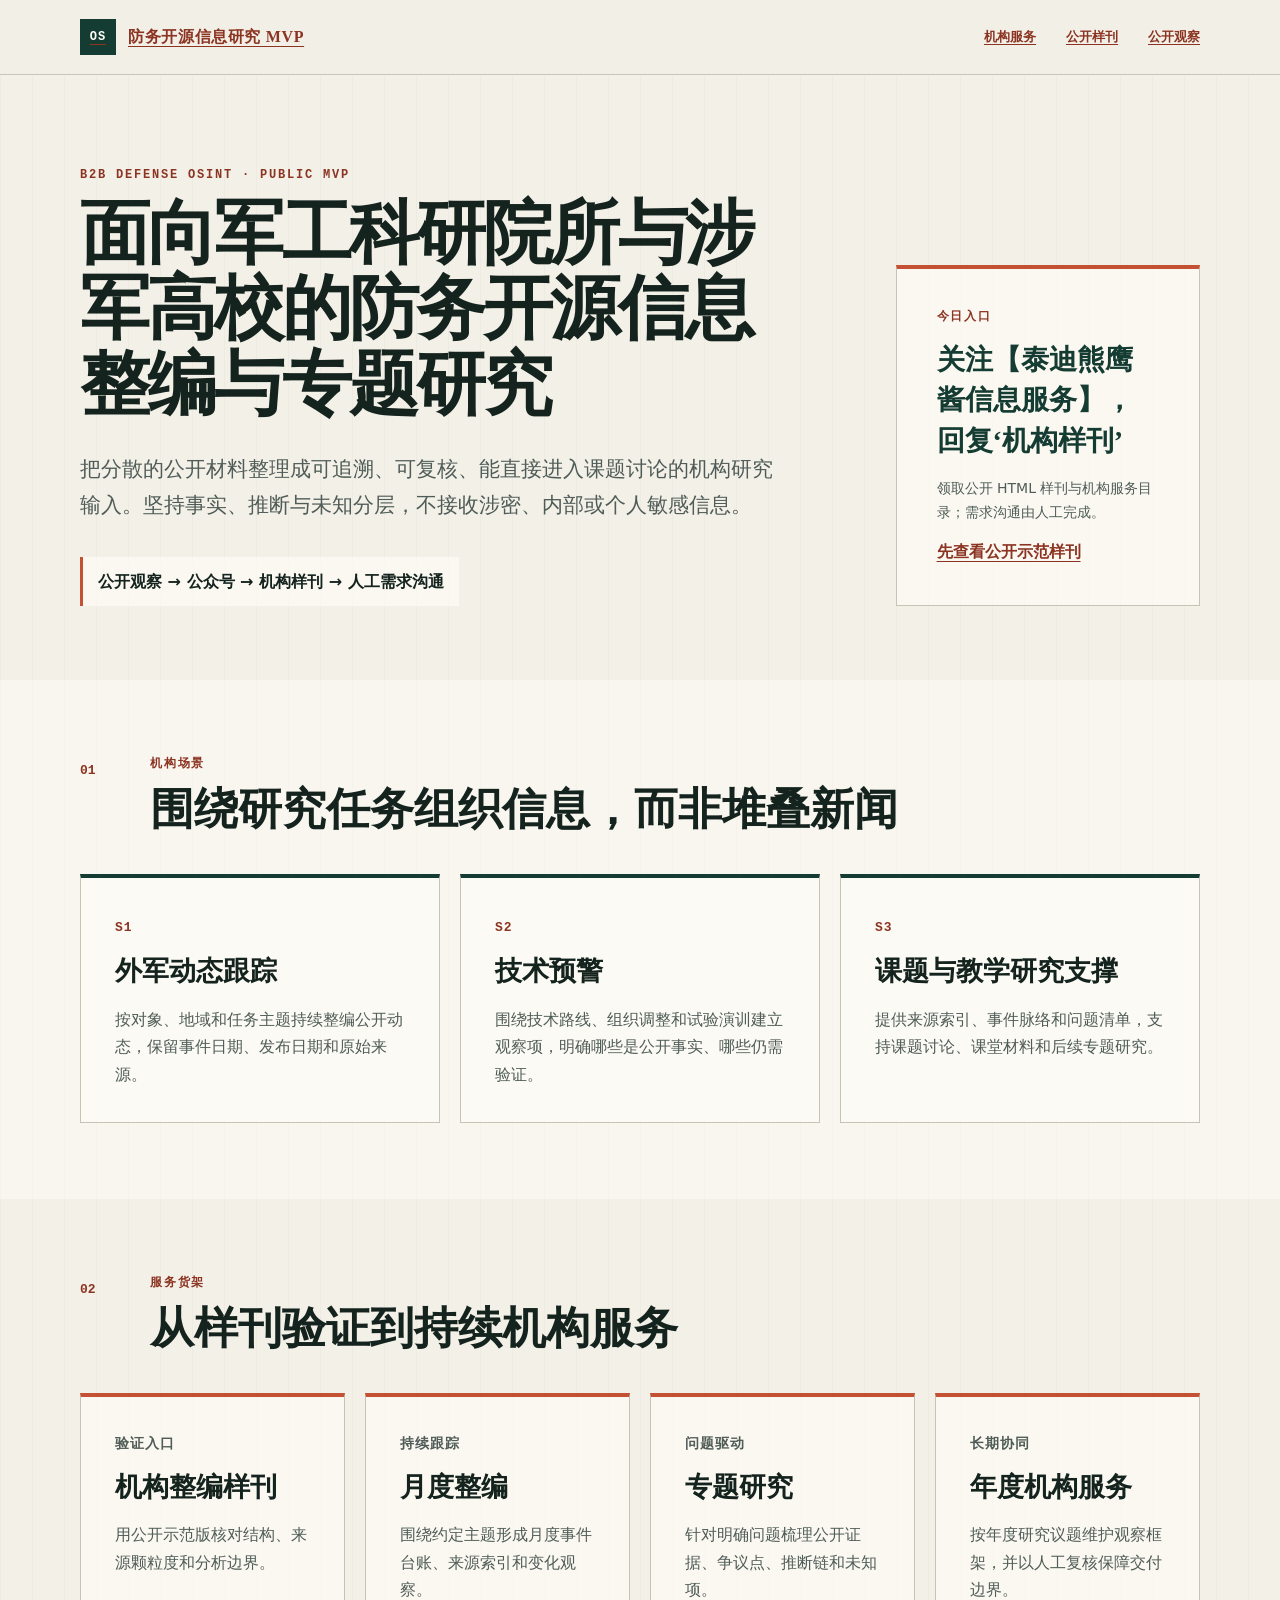
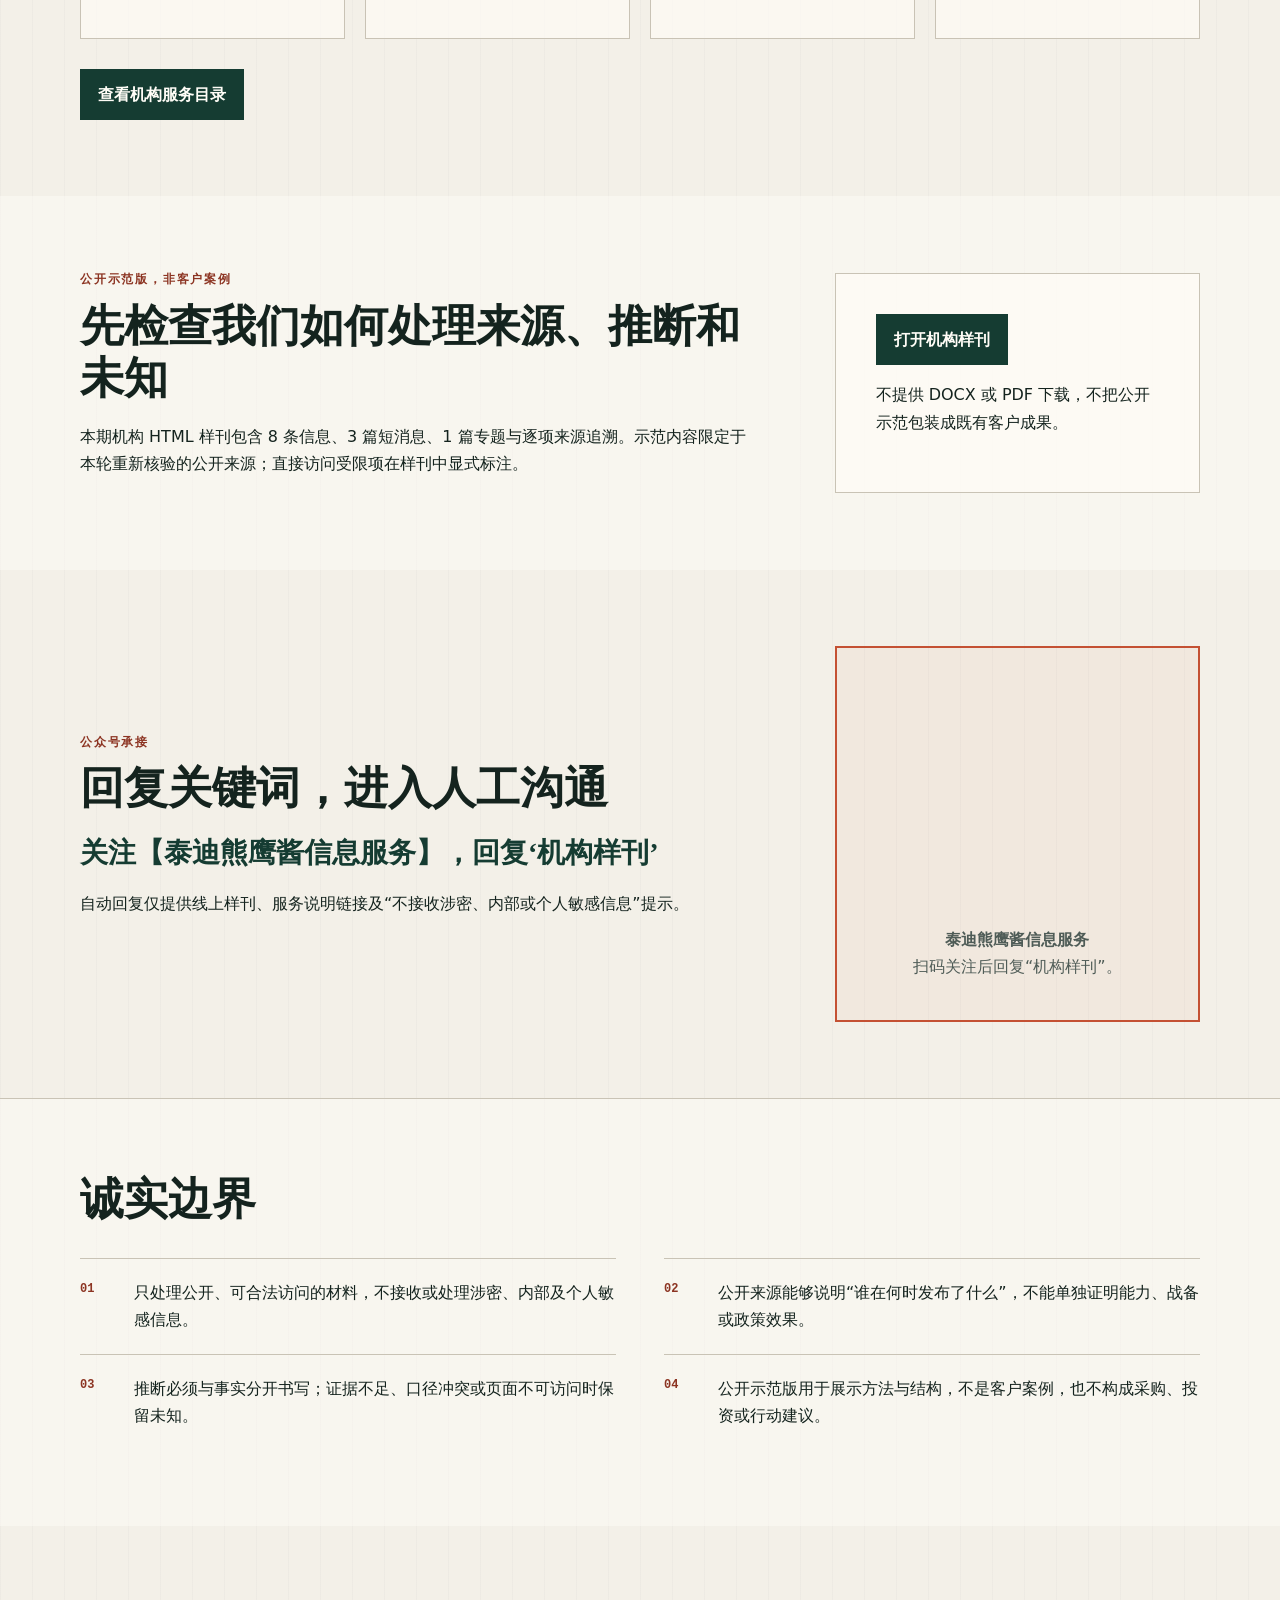
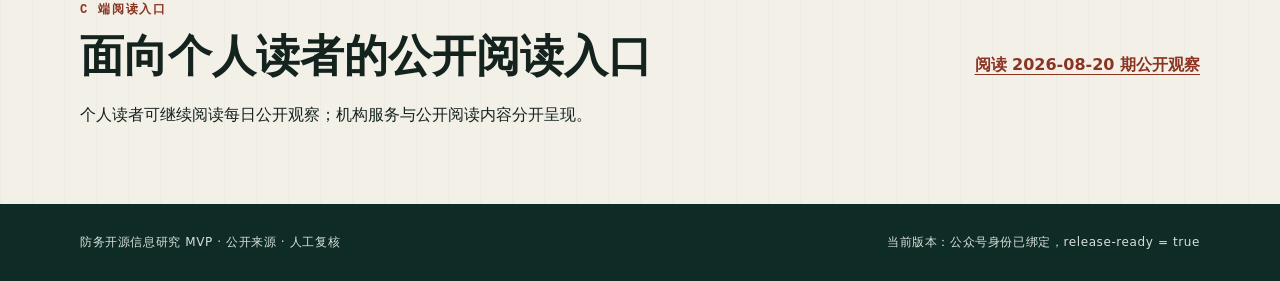
<file: index.html>
<!doctype html>
<html lang="zh-CN">
<head>
  <meta charset="utf-8">
  <meta name="viewport" content="width=device-width, initial-scale=1">
  <meta name="description" content="面向军工科研院所与涉军高校的防务开源信息整编、技术预警和专题研究服务。">
  <meta name="release-ready" content="true">
  <meta name="wechat-account-name" content="泰迪熊鹰酱信息服务">
  <meta http-equiv="Content-Security-Policy" content="default-src 'none'; style-src 'self'; img-src 'self' data:; base-uri 'none'; form-action 'none'; object-src 'none'; upgrade-insecure-requests">
  <title>防务开源信息研究 MVP｜机构服务</title>
  <link rel="stylesheet" href="assets/site.css?v=20260820-b2b2">
  <link rel="icon" href="[data-uri]">
</head>
<body>
  <header class="site-header">
    <div class="shell header-inner">
      <a class="wordmark" href="./" aria-label="防务开源信息研究 MVP 首页">
        <span class="wordmark-mark" aria-hidden="true">OS</span>
        <span>防务开源信息研究 MVP</span>
      </a>
      <nav class="site-nav" aria-label="主要导航">
        <a href="services/">机构服务</a>
        <a href="institution-sample/">公开样刊</a>
        <a href="editions/2026-08-20/">公开观察</a>
      </nav>
    </div>
  </header>

  <main>
    <section class="hero b2b-hero" aria-labelledby="hero-title">
      <div class="shell hero-grid">
        <div>
          <p class="eyebrow">B2B DEFENSE OSINT · PUBLIC MVP</p>
          <h1 id="hero-title">面向军工科研院所与涉军高校的防务开源信息整编与专题研究</h1>
          <p class="hero-deck">把分散的公开材料整理成可追溯、可复核、能直接进入课题讨论的机构研究输入。坚持事实、推断与未知分层，不接收涉密、内部或个人敏感信息。</p>
          <p class="acquisition-path">公开观察 → 公众号 → 机构样刊 → 人工需求沟通</p>
        </div>
        <aside class="hero-panel" aria-label="机构获取路径">
          <p class="kicker">今日入口</p>
          <p class="wechat-cta">关注【泰迪熊鹰酱信息服务】，回复‘机构样刊’</p>
          <p class="small-note">领取公开 HTML 样刊与机构服务目录；需求沟通由人工完成。</p>
          <a class="text-link" href="institution-sample/">先查看公开示范样刊</a>
        </aside>
      </div>
    </section>

    <section class="content-section" aria-labelledby="scenarios-title">
      <div class="shell">
        <div class="section-heading">
          <span>01</span>
          <div><p class="kicker">机构场景</p><h2 id="scenarios-title">围绕研究任务组织信息，而非堆叠新闻</h2></div>
        </div>
        <div class="card-grid scenario-grid">
          <article class="scenario-card">
            <span class="card-index">S1</span>
            <h3>外军动态跟踪</h3>
            <p>按对象、地域和任务主题持续整编公开动态，保留事件日期、发布日期和原始来源。</p>
          </article>
          <article class="scenario-card">
            <span class="card-index">S2</span>
            <h3>技术预警</h3>
            <p>围绕技术路线、组织调整和试验演训建立观察项，明确哪些是公开事实、哪些仍需验证。</p>
          </article>
          <article class="scenario-card">
            <span class="card-index">S3</span>
            <h3>课题与教学研究支撑</h3>
            <p>提供来源索引、事件脉络和问题清单，支持课题讨论、课堂材料和后续专题研究。</p>
          </article>
        </div>
      </div>
    </section>

    <section class="content-section service-shelf" aria-labelledby="services-title">
      <div class="shell">
        <div class="section-heading">
          <span>02</span>
          <div><p class="kicker">服务货架</p><h2 id="services-title">从样刊验证到持续机构服务</h2></div>
        </div>
        <div class="card-grid service-grid">
          <article class="service-card">
            <p class="service-stage">验证入口</p>
            <h3>机构整编样刊</h3>
            <p>用公开示范版核对结构、来源颗粒度和分析边界。</p>
          </article>
          <article class="service-card">
            <p class="service-stage">持续跟踪</p>
            <h3>月度整编</h3>
            <p>围绕约定主题形成月度事件台账、来源索引和变化观察。</p>
          </article>
          <article class="service-card">
            <p class="service-stage">问题驱动</p>
            <h3>专题研究</h3>
            <p>针对明确问题梳理公开证据、争议点、推断链和未知项。</p>
          </article>
          <article class="service-card">
            <p class="service-stage">长期协同</p>
            <h3>年度机构服务</h3>
            <p>按年度研究议题维护观察框架，并以人工复核保障交付边界。</p>
          </article>
        </div>
        <p class="section-action"><a class="button-link" href="services/">查看机构服务目录</a></p>
      </div>
    </section>

    <section class="content-section sample-promo" aria-labelledby="sample-title">
      <div class="shell split-panel">
        <div>
          <p class="kicker">公开示范版，非客户案例</p>
          <h2 id="sample-title">先检查我们如何处理来源、推断和未知</h2>
          <p>本期机构 HTML 样刊包含 8 条信息、3 篇短消息、1 篇专题与逐项来源追溯。示范内容限定于本轮重新核验的公开来源；直接访问受限项在样刊中显式标注。</p>
        </div>
        <div class="action-panel">
          <a class="button-link" href="institution-sample/">打开机构样刊</a>
          <p>不提供 DOCX 或 PDF 下载，不把公开示范包装成既有客户成果。</p>
        </div>
      </div>
    </section>

    <section class="content-section wechat-section" aria-labelledby="wechat-title">
      <div class="shell split-panel">
        <div>
          <p class="kicker">公众号承接</p>
          <h2 id="wechat-title">回复关键词，进入人工沟通</h2>
          <p class="wechat-cta">关注【泰迪熊鹰酱信息服务】，回复‘机构样刊’</p>
          <p>自动回复仅提供线上样刊、服务说明链接及“不接收涉密、内部或个人敏感信息”提示。</p>
        </div>
        <figure class="wechat-identity" data-binding-state="bound" aria-label="公众号二维码">
          <img class="wechat-qr" src="assets/wechat-qr.jpg" alt="泰迪熊鹰酱信息服务公众号二维码" width="1280" height="1280" loading="eager" decoding="async">
          <figcaption><strong>泰迪熊鹰酱信息服务</strong><br>扫码关注后回复“机构样刊”。</figcaption>
        </figure>
      </div>
    </section>

    <section class="content-section boundaries" aria-labelledby="boundaries-title">
      <div class="shell">
        <h2 id="boundaries-title">诚实边界</h2>
        <ol class="boundary-list">
          <li>只处理公开、可合法访问的材料，不接收或处理涉密、内部及个人敏感信息。</li>
          <li>公开来源能够说明“谁在何时发布了什么”，不能单独证明能力、战备或政策效果。</li>
          <li>推断必须与事实分开书写；证据不足、口径冲突或页面不可访问时保留未知。</li>
          <li>公开示范版用于展示方法与结构，不是客户案例，也不构成采购、投资或行动建议。</li>
        </ol>
      </div>
    </section>

    <section class="content-section readers" id="for-readers" aria-labelledby="readers-title">
      <div class="shell reader-strip">
        <div>
          <p class="kicker">C 端阅读入口</p>
          <h2 id="readers-title">面向个人读者的公开阅读入口</h2>
          <p>个人读者可继续阅读每日公开观察；机构服务与公开阅读内容分开呈现。</p>
        </div>
        <a class="text-link" href="editions/2026-08-20/">阅读 2026-08-20 期公开观察</a>
      </div>
    </section>
  </main>

  <footer class="site-footer">
    <div class="shell">
      <p>防务开源信息研究 MVP · 公开来源 · 人工复核</p>
      <p>当前版本：公众号身份已绑定，release-ready = true</p>
    </div>
  </footer>
</body>
</html>
</file>
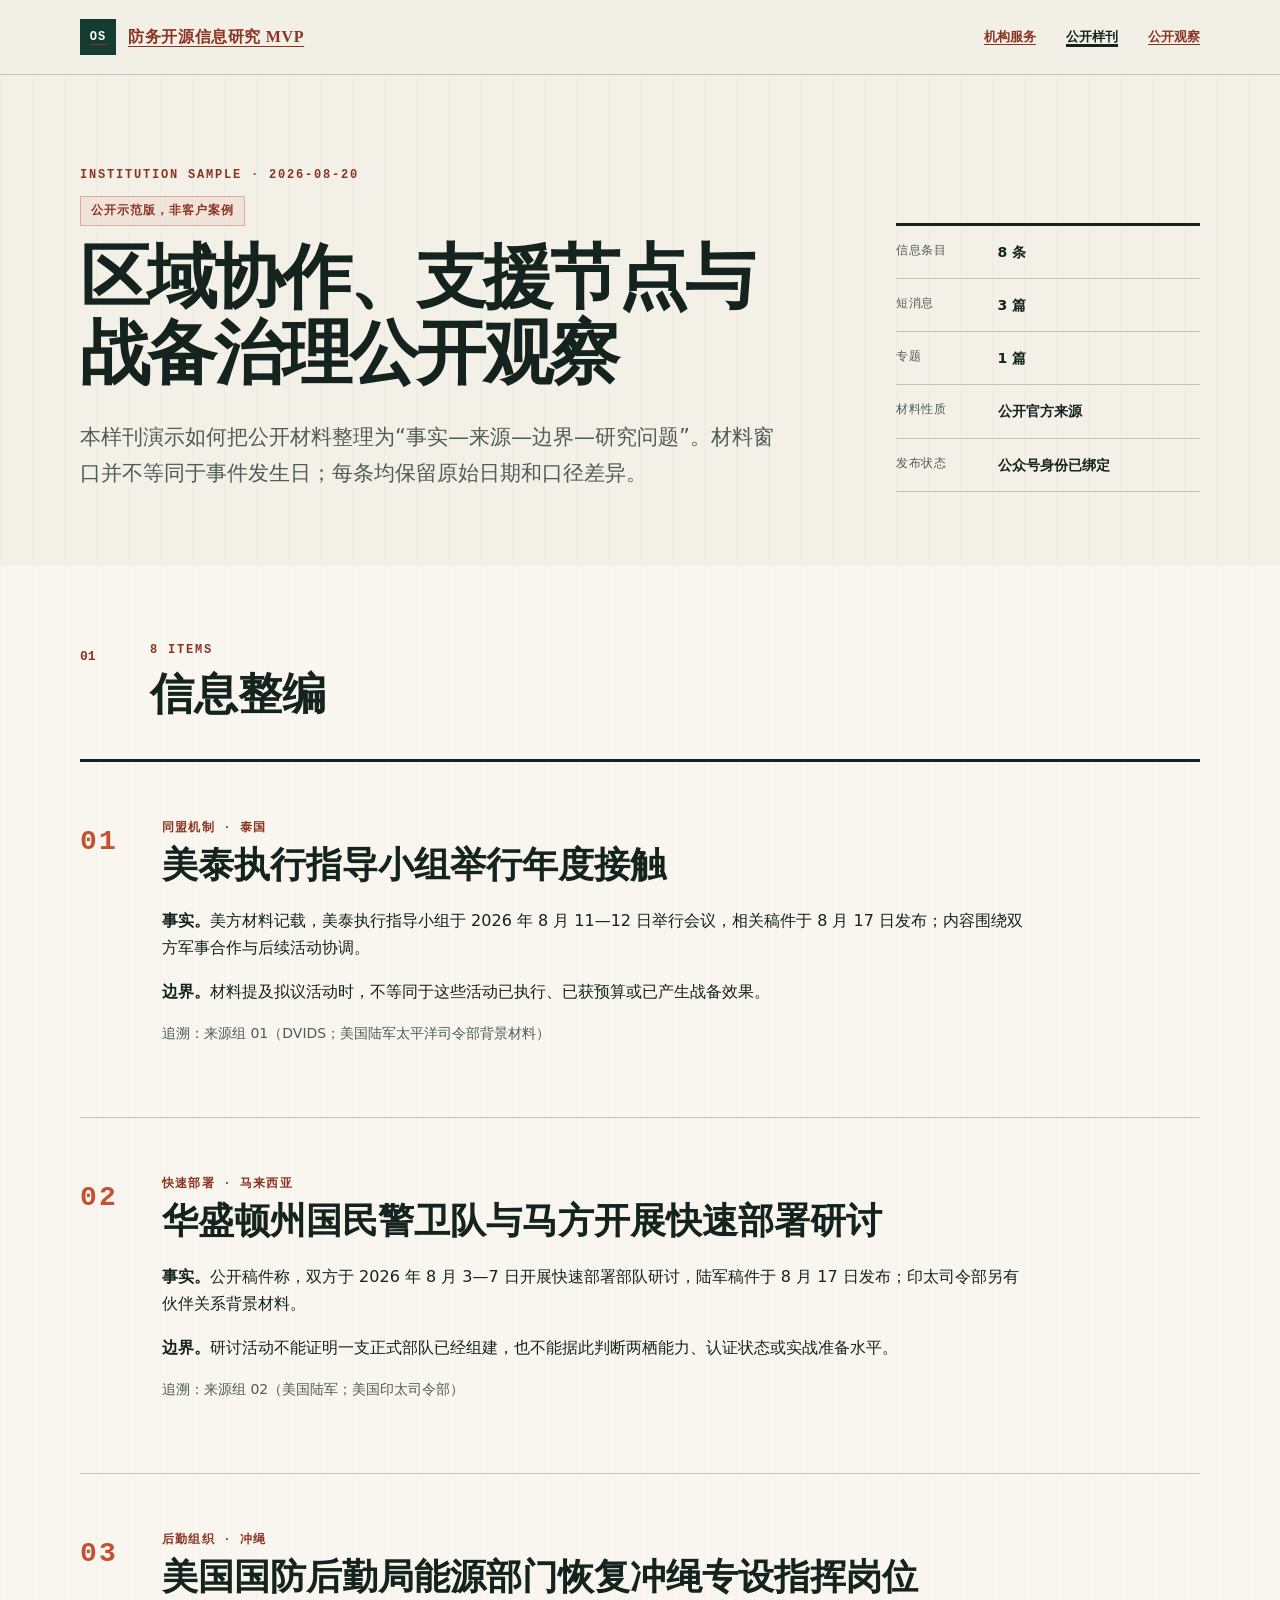
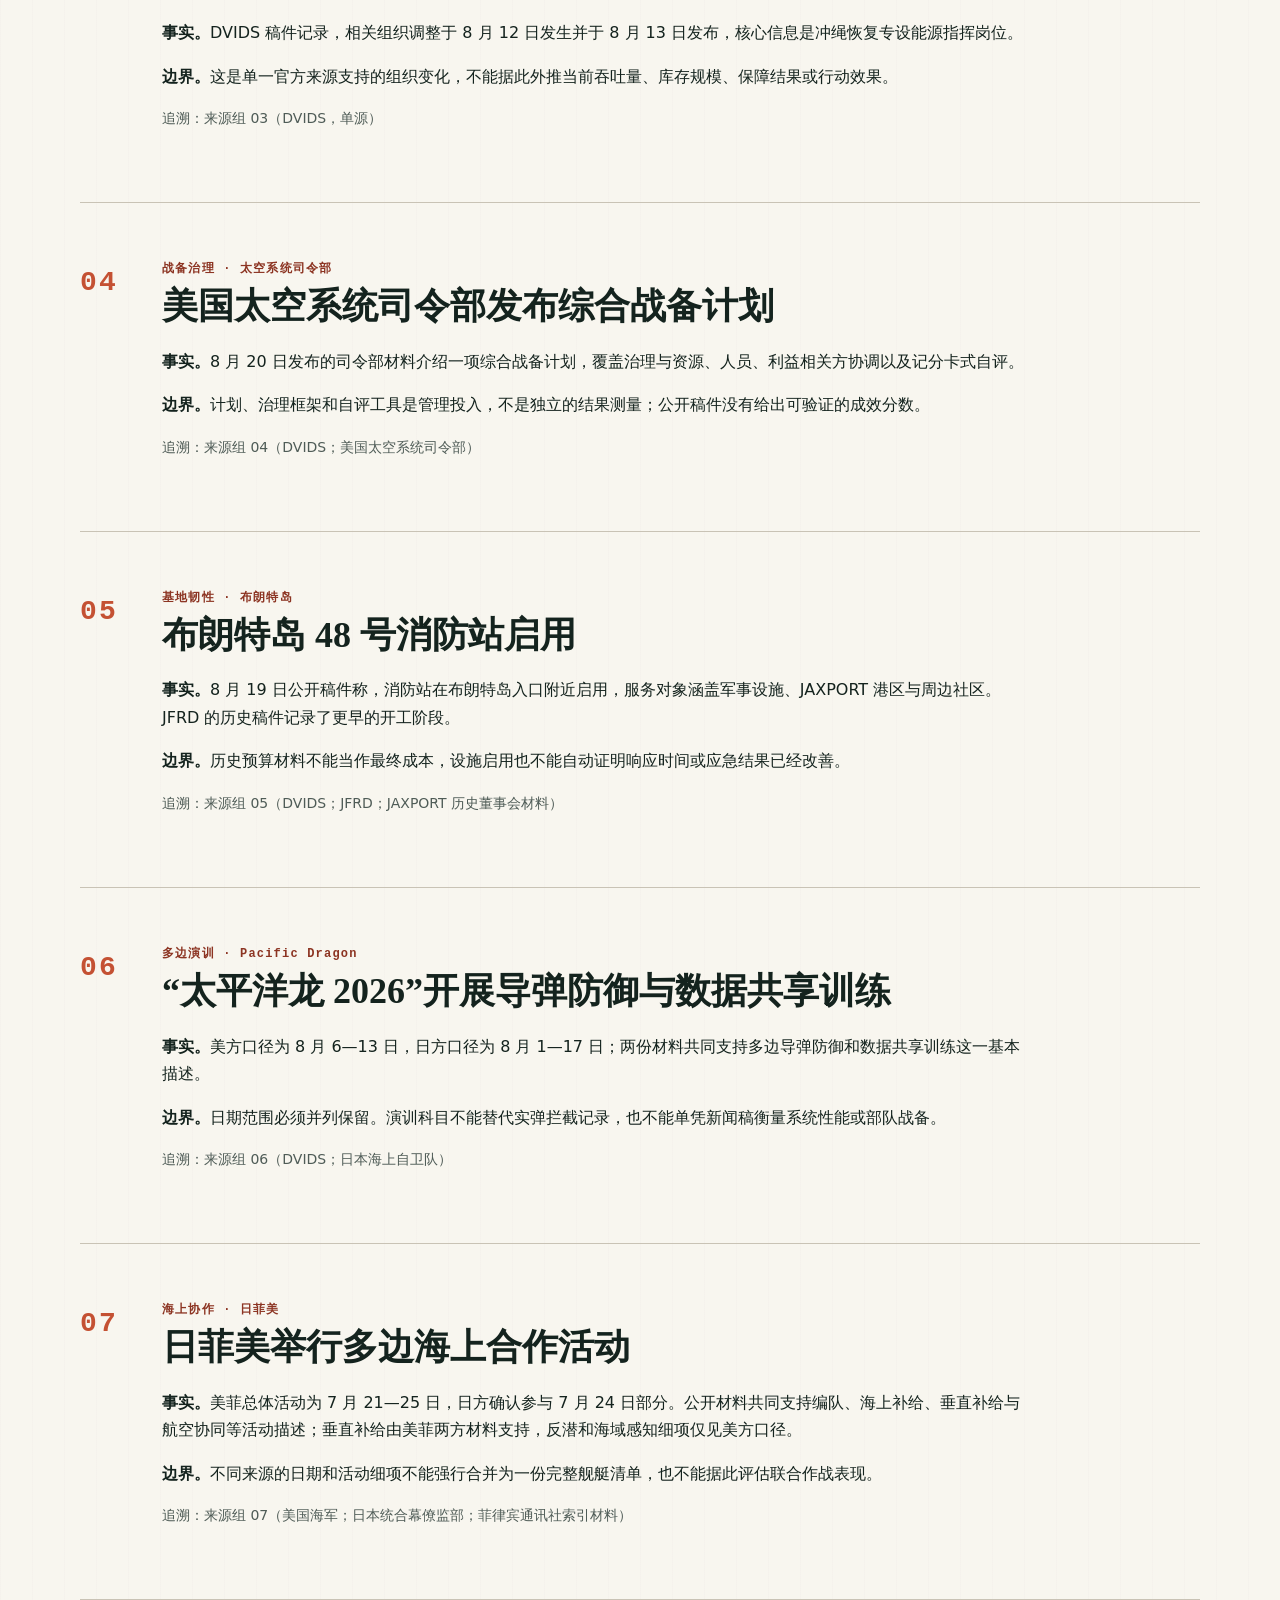
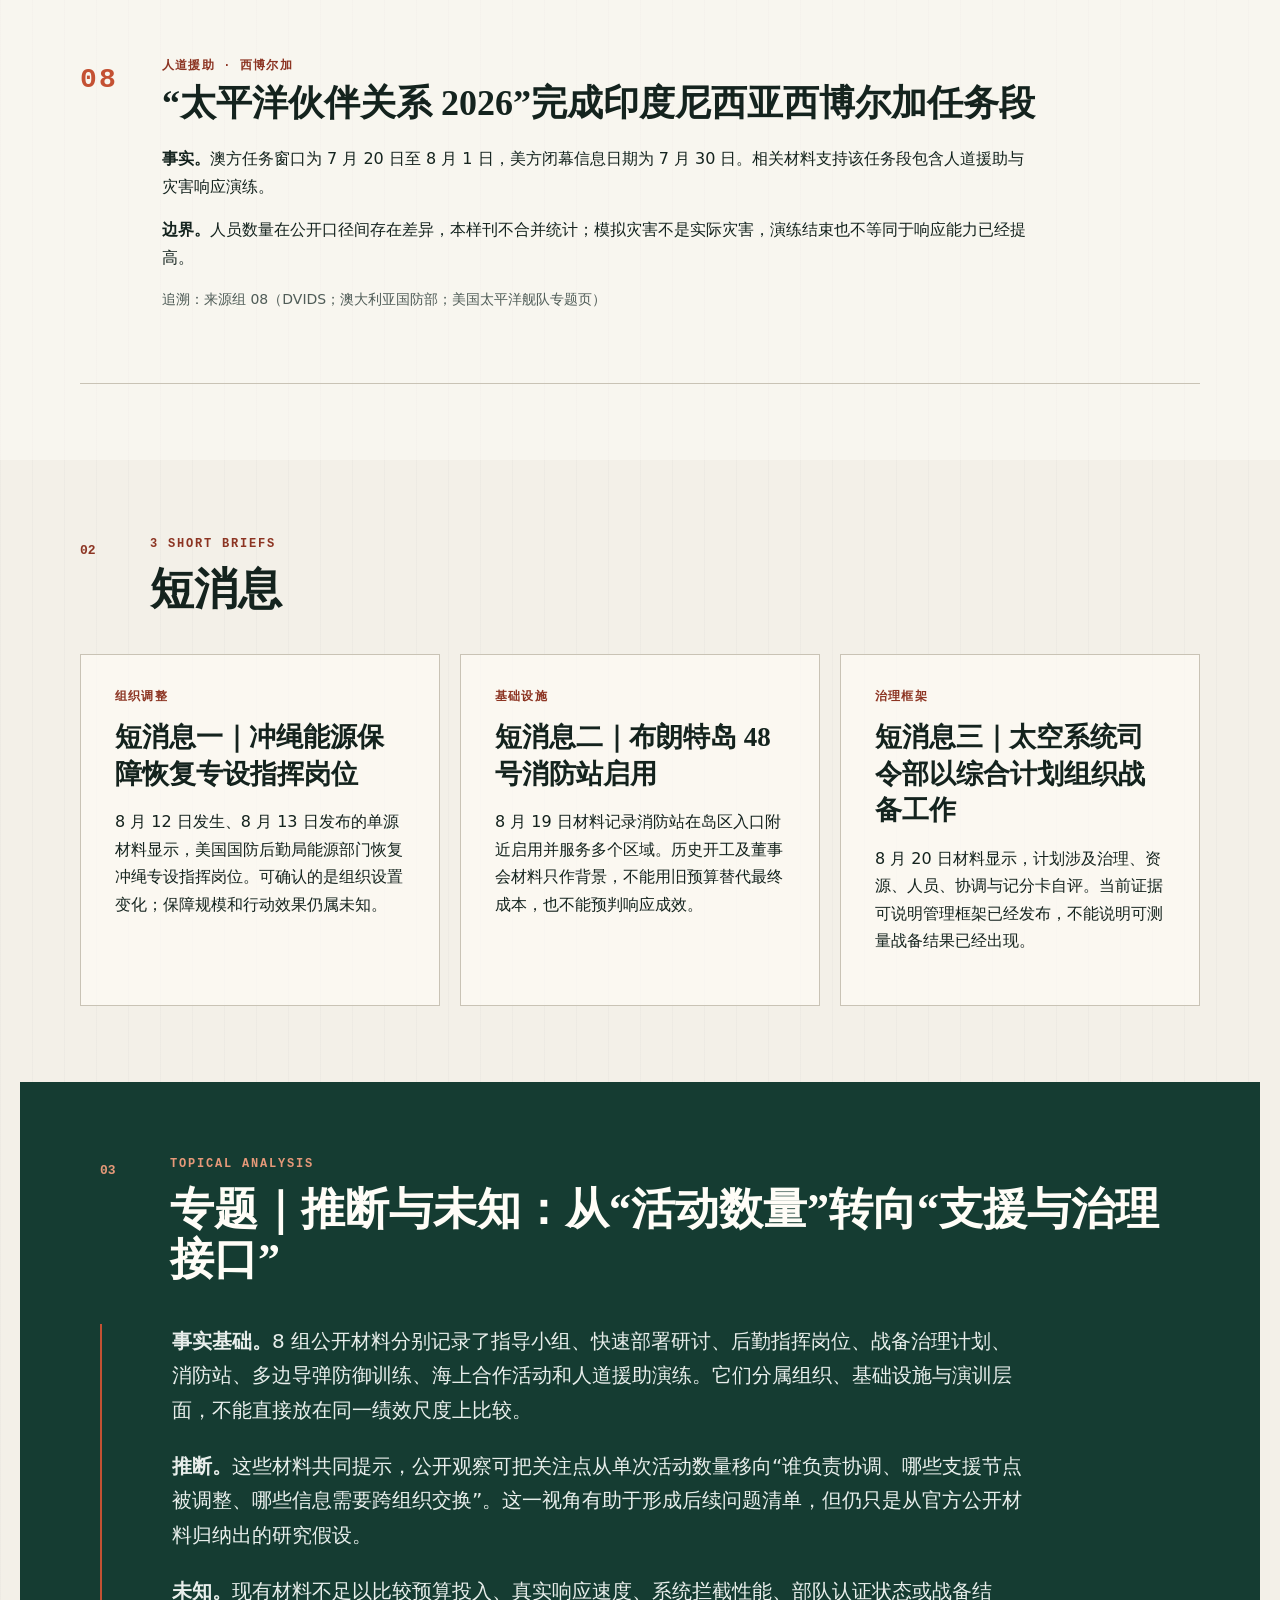
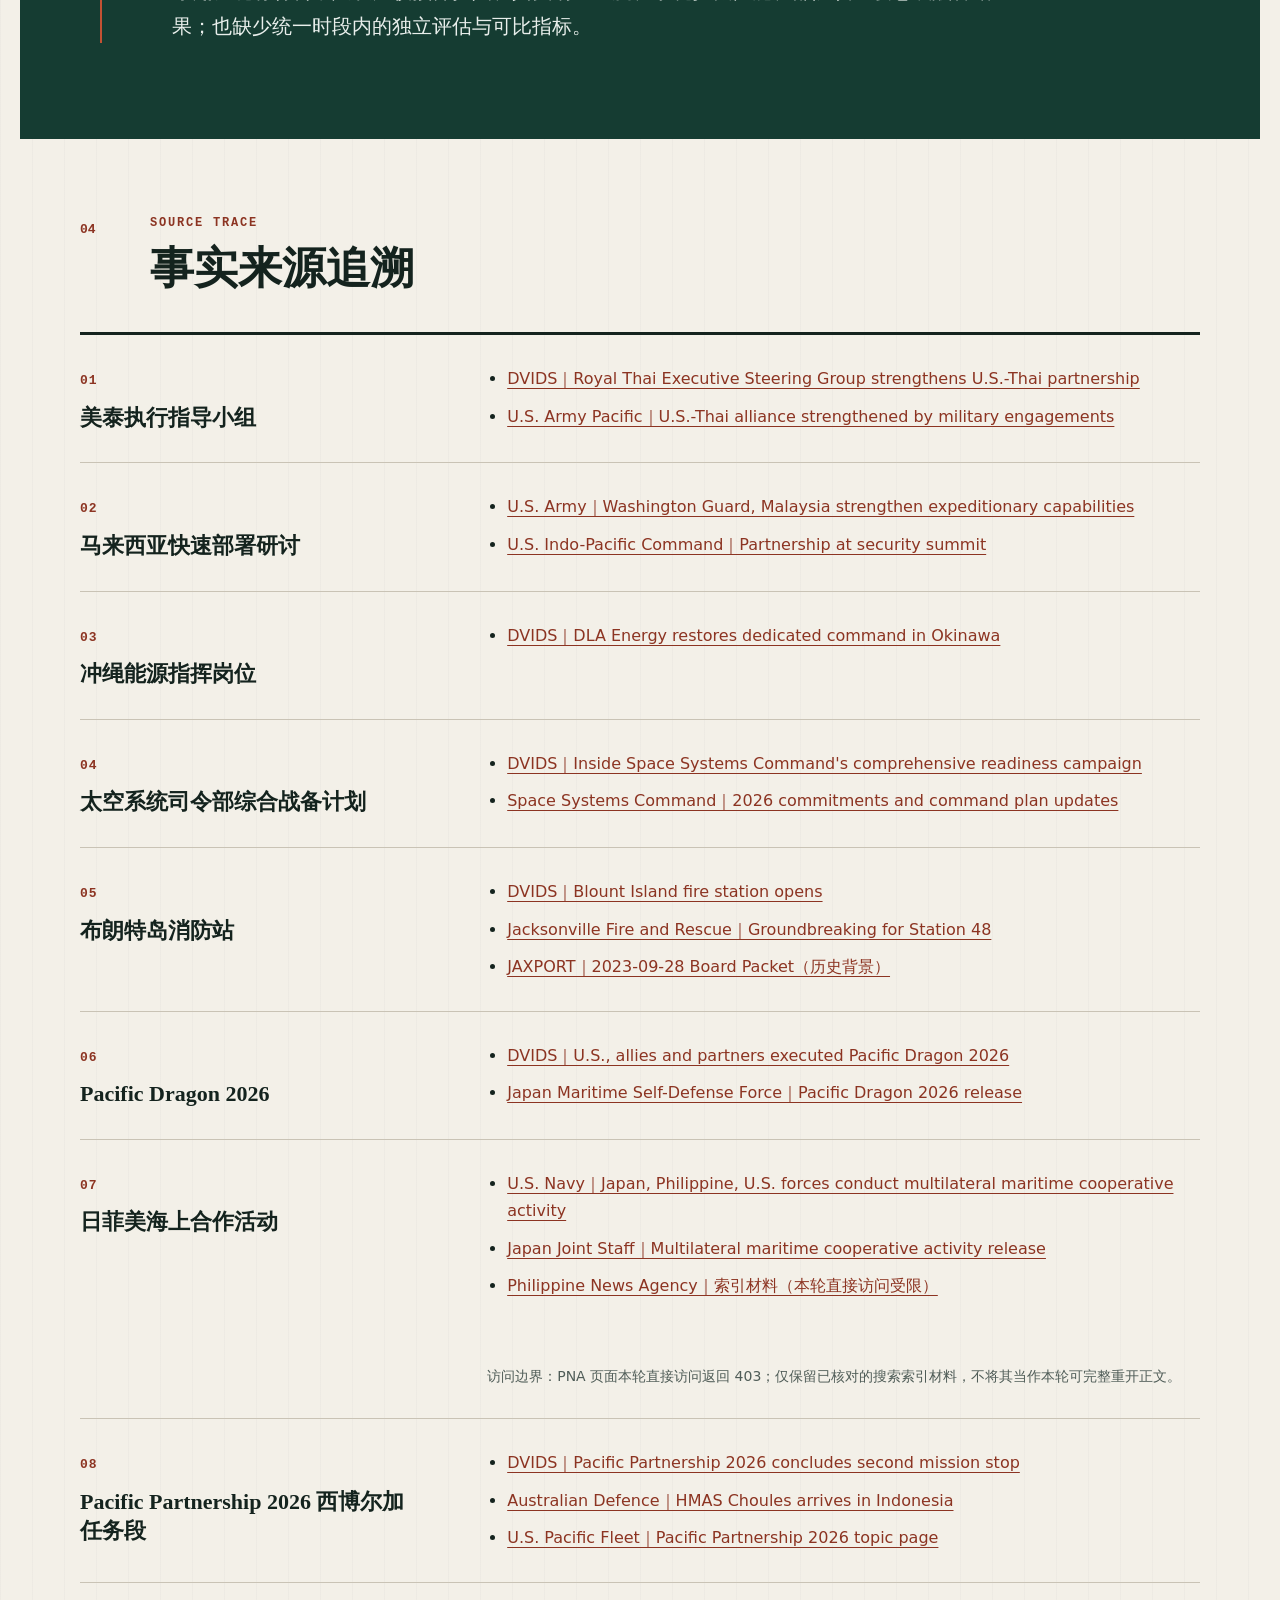
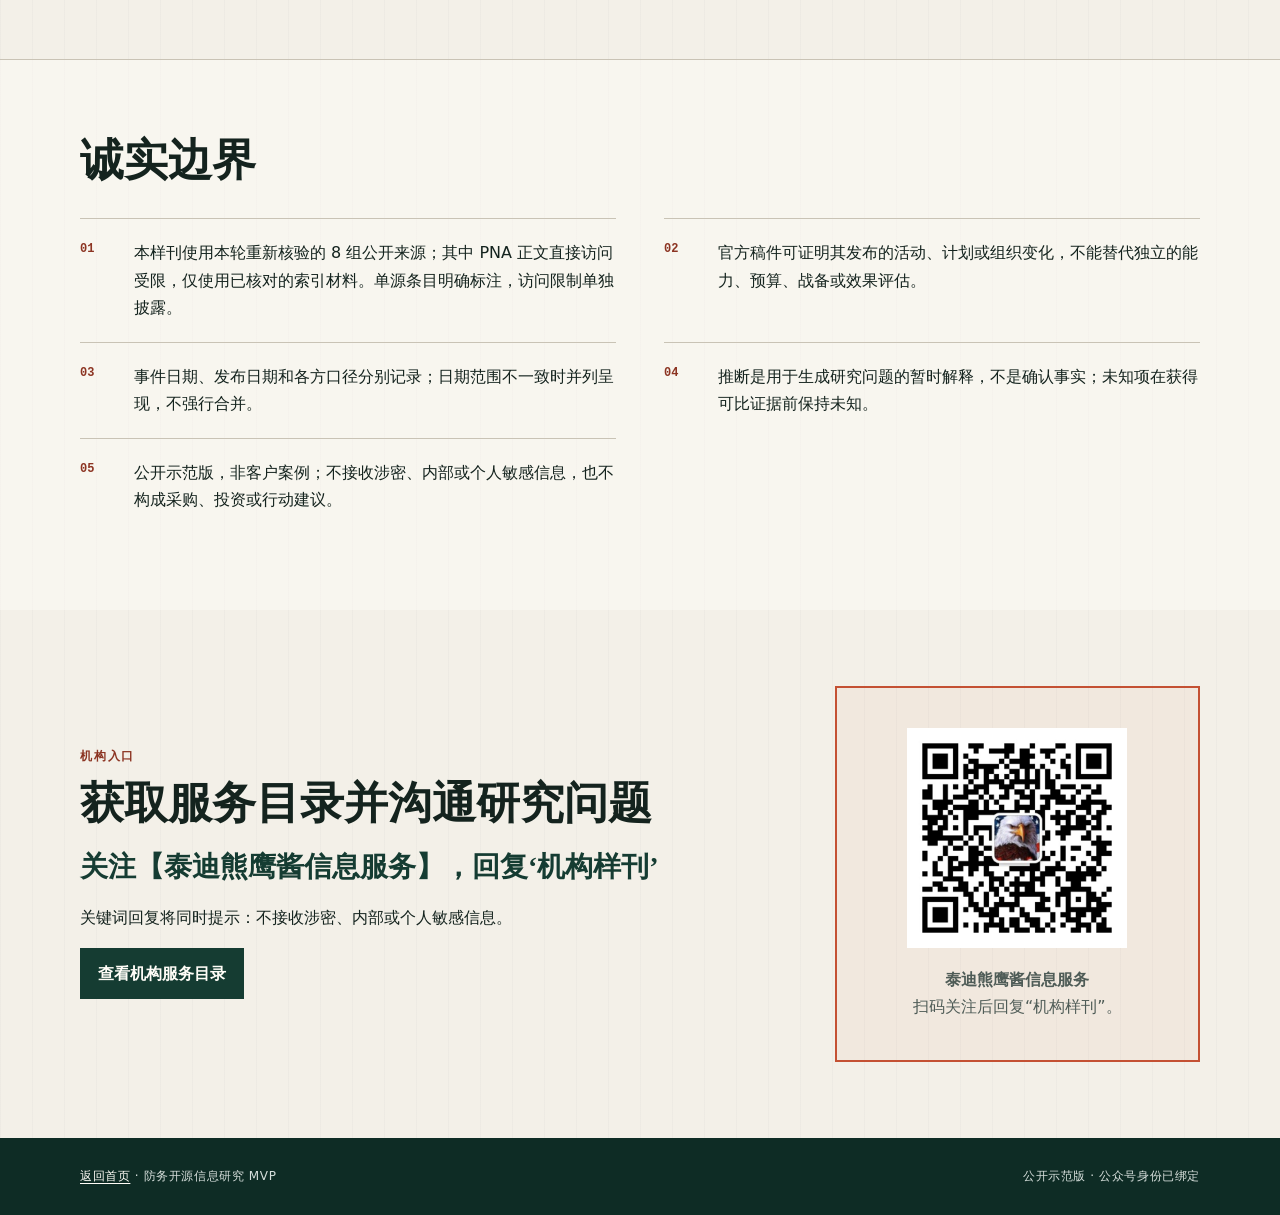
<file: institution-sample/index.html>
<!doctype html>
<html lang="zh-CN">
<head>
  <meta charset="utf-8">
  <meta name="viewport" content="width=device-width, initial-scale=1">
  <meta name="description" content="防务开源信息机构样刊公开示范版：8 条信息、3 篇短消息、1 篇专题及事实来源追溯。">
  <meta name="release-ready" content="true">
  <meta name="wechat-account-name" content="泰迪熊鹰酱信息服务">
  <meta http-equiv="Content-Security-Policy" content="default-src 'none'; style-src 'self'; img-src 'self' data:; base-uri 'none'; form-action 'none'; object-src 'none'; upgrade-insecure-requests">
  <title>机构整编样刊｜公开示范版</title>
  <link rel="stylesheet" href="../assets/site.css?v=20260820-b2b2">
  <link rel="icon" href="[data-uri]">
</head>
<body>
  <header class="site-header">
    <div class="shell header-inner">
      <a class="wordmark" href="../" aria-label="返回防务开源信息研究 MVP 首页">
        <span class="wordmark-mark" aria-hidden="true">OS</span>
        <span>防务开源信息研究 MVP</span>
      </a>
      <nav class="site-nav" aria-label="主要导航">
        <a href="../services/">机构服务</a>
        <a aria-current="page" href="./">公开样刊</a>
        <a href="../editions/2026-08-20/">公开观察</a>
      </nav>
    </div>
  </header>

  <main>
    <section class="hero sample-hero" aria-labelledby="page-title">
      <div class="shell hero-grid">
        <div>
          <p class="eyebrow">INSTITUTION SAMPLE · 2026-08-20</p>
          <p class="demo-label">公开示范版，非客户案例</p>
          <h1 id="page-title">区域协作、支援节点与战备治理公开观察</h1>
          <p class="hero-deck">本样刊演示如何把公开材料整理为“事实—来源—边界—研究问题”。材料窗口并不等同于事件发生日；每条均保留原始日期和口径差异。</p>
        </div>
        <dl class="edition-meta">
          <div><dt>信息条目</dt><dd>8 条</dd></div>
          <div><dt>短消息</dt><dd>3 篇</dd></div>
          <div><dt>专题</dt><dd>1 篇</dd></div>
          <div><dt>材料性质</dt><dd>公开官方来源</dd></div>
          <div><dt>发布状态</dt><dd>公众号身份已绑定</dd></div>
        </dl>
      </div>
    </section>

    <section class="content-section" aria-labelledby="information-title">
      <div class="shell">
        <div class="section-heading">
          <span>01</span>
          <div><p class="kicker">8 ITEMS</p><h2 id="information-title">信息整编</h2></div>
        </div>
        <div class="sample-list">
          <article class="sample-item">
            <div class="sample-index">01</div>
            <div>
              <p class="item-tag">同盟机制 · 泰国</p>
              <h3>美泰执行指导小组举行年度接触</h3>
              <p><strong>事实。</strong>美方材料记载，美泰执行指导小组于 2026 年 8 月 11—12 日举行会议，相关稿件于 8 月 17 日发布；内容围绕双方军事合作与后续活动协调。</p>
              <p><strong>边界。</strong>材料提及拟议活动时，不等同于这些活动已执行、已获预算或已产生战备效果。</p>
              <p class="evidence-limit">追溯：来源组 01（DVIDS；美国陆军太平洋司令部背景材料）</p>
            </div>
          </article>

          <article class="sample-item">
            <div class="sample-index">02</div>
            <div>
              <p class="item-tag">快速部署 · 马来西亚</p>
              <h3>华盛顿州国民警卫队与马方开展快速部署研讨</h3>
              <p><strong>事实。</strong>公开稿件称，双方于 2026 年 8 月 3—7 日开展快速部署部队研讨，陆军稿件于 8 月 17 日发布；印太司令部另有伙伴关系背景材料。</p>
              <p><strong>边界。</strong>研讨活动不能证明一支正式部队已经组建，也不能据此判断两栖能力、认证状态或实战准备水平。</p>
              <p class="evidence-limit">追溯：来源组 02（美国陆军；美国印太司令部）</p>
            </div>
          </article>

          <article class="sample-item">
            <div class="sample-index">03</div>
            <div>
              <p class="item-tag">后勤组织 · 冲绳</p>
              <h3>美国国防后勤局能源部门恢复冲绳专设指挥岗位</h3>
              <p><strong>事实。</strong>DVIDS 稿件记录，相关组织调整于 8 月 12 日发生并于 8 月 13 日发布，核心信息是冲绳恢复专设能源指挥岗位。</p>
              <p><strong>边界。</strong>这是单一官方来源支持的组织变化，不能据此外推当前吞吐量、库存规模、保障结果或行动效果。</p>
              <p class="evidence-limit">追溯：来源组 03（DVIDS，单源）</p>
            </div>
          </article>

          <article class="sample-item">
            <div class="sample-index">04</div>
            <div>
              <p class="item-tag">战备治理 · 太空系统司令部</p>
              <h3>美国太空系统司令部发布综合战备计划</h3>
              <p><strong>事实。</strong>8 月 20 日发布的司令部材料介绍一项综合战备计划，覆盖治理与资源、人员、利益相关方协调以及记分卡式自评。</p>
              <p><strong>边界。</strong>计划、治理框架和自评工具是管理投入，不是独立的结果测量；公开稿件没有给出可验证的成效分数。</p>
              <p class="evidence-limit">追溯：来源组 04（DVIDS；美国太空系统司令部）</p>
            </div>
          </article>

          <article class="sample-item">
            <div class="sample-index">05</div>
            <div>
              <p class="item-tag">基地韧性 · 布朗特岛</p>
              <h3>布朗特岛 48 号消防站启用</h3>
              <p><strong>事实。</strong>8 月 19 日公开稿件称，消防站在布朗特岛入口附近启用，服务对象涵盖军事设施、JAXPORT 港区与周边社区。JFRD 的历史稿件记录了更早的开工阶段。</p>
              <p><strong>边界。</strong>历史预算材料不能当作最终成本，设施启用也不能自动证明响应时间或应急结果已经改善。</p>
              <p class="evidence-limit">追溯：来源组 05（DVIDS；JFRD；JAXPORT 历史董事会材料）</p>
            </div>
          </article>

          <article class="sample-item">
            <div class="sample-index">06</div>
            <div>
              <p class="item-tag">多边演训 · Pacific Dragon</p>
              <h3>“太平洋龙 2026”开展导弹防御与数据共享训练</h3>
              <p><strong>事实。</strong>美方口径为 8 月 6—13 日，日方口径为 8 月 1—17 日；两份材料共同支持多边导弹防御和数据共享训练这一基本描述。</p>
              <p><strong>边界。</strong>日期范围必须并列保留。演训科目不能替代实弹拦截记录，也不能单凭新闻稿衡量系统性能或部队战备。</p>
              <p class="evidence-limit">追溯：来源组 06（DVIDS；日本海上自卫队）</p>
            </div>
          </article>

          <article class="sample-item">
            <div class="sample-index">07</div>
            <div>
              <p class="item-tag">海上协作 · 日菲美</p>
              <h3>日菲美举行多边海上合作活动</h3>
              <p><strong>事实。</strong>美菲总体活动为 7 月 21—25 日，日方确认参与 7 月 24 日部分。公开材料共同支持编队、海上补给、垂直补给与航空协同等活动描述；垂直补给由美菲两方材料支持，反潜和海域感知细项仅见美方口径。</p>
              <p><strong>边界。</strong>不同来源的日期和活动细项不能强行合并为一份完整舰艇清单，也不能据此评估联合作战表现。</p>
              <p class="evidence-limit">追溯：来源组 07（美国海军；日本统合幕僚监部；菲律宾通讯社索引材料）</p>
            </div>
          </article>

          <article class="sample-item">
            <div class="sample-index">08</div>
            <div>
              <p class="item-tag">人道援助 · 西博尔加</p>
              <h3>“太平洋伙伴关系 2026”完成印度尼西亚西博尔加任务段</h3>
              <p><strong>事实。</strong>澳方任务窗口为 7 月 20 日至 8 月 1 日，美方闭幕信息日期为 7 月 30 日。相关材料支持该任务段包含人道援助与灾害响应演练。</p>
              <p><strong>边界。</strong>人员数量在公开口径间存在差异，本样刊不合并统计；模拟灾害不是实际灾害，演练结束也不等同于响应能力已经提高。</p>
              <p class="evidence-limit">追溯：来源组 08（DVIDS；澳大利亚国防部；美国太平洋舰队专题页）</p>
            </div>
          </article>
        </div>
      </div>
    </section>

    <section class="content-section short-section" aria-labelledby="short-title">
      <div class="shell">
        <div class="section-heading">
          <span>02</span>
          <div><p class="kicker">3 SHORT BRIEFS</p><h2 id="short-title">短消息</h2></div>
        </div>
        <div class="short-grid">
          <article class="short-message">
            <p class="item-tag">组织调整</p>
            <h3>短消息一｜冲绳能源保障恢复专设指挥岗位</h3>
            <p>8 月 12 日发生、8 月 13 日发布的单源材料显示，美国国防后勤局能源部门恢复冲绳专设指挥岗位。可确认的是组织设置变化；保障规模和行动效果仍属未知。</p>
          </article>
          <article class="short-message">
            <p class="item-tag">基础设施</p>
            <h3>短消息二｜布朗特岛 48 号消防站启用</h3>
            <p>8 月 19 日材料记录消防站在岛区入口附近启用并服务多个区域。历史开工及董事会材料只作背景，不能用旧预算替代最终成本，也不能预判响应成效。</p>
          </article>
          <article class="short-message">
            <p class="item-tag">治理框架</p>
            <h3>短消息三｜太空系统司令部以综合计划组织战备工作</h3>
            <p>8 月 20 日材料显示，计划涉及治理、资源、人员、协调与记分卡自评。当前证据可说明管理框架已经发布，不能说明可测量战备结果已经出现。</p>
          </article>
        </div>
      </div>
    </section>

    <section class="inference analysis-section" aria-labelledby="analysis-title">
      <div class="section-heading light-heading">
        <span>03</span>
        <div><p class="kicker">TOPICAL ANALYSIS</p><h2 id="analysis-title">专题｜推断与未知：从“活动数量”转向“支援与治理接口”</h2></div>
      </div>
      <article class="topical-analysis">
        <p><strong>事实基础。</strong>8 组公开材料分别记录了指导小组、快速部署研讨、后勤指挥岗位、战备治理计划、消防站、多边导弹防御训练、海上合作活动和人道援助演练。它们分属组织、基础设施与演训层面，不能直接放在同一绩效尺度上比较。</p>
        <p><strong>推断。</strong>这些材料共同提示，公开观察可把关注点从单次活动数量移向“谁负责协调、哪些支援节点被调整、哪些信息需要跨组织交换”。这一视角有助于形成后续问题清单，但仍只是从官方公开材料归纳出的研究假设。</p>
        <p><strong>未知。</strong>现有材料不足以比较预算投入、真实响应速度、系统拦截性能、部队认证状态或战备结果；也缺少统一时段内的独立评估与可比指标。</p>
      </article>
    </section>

    <section class="content-section" aria-labelledby="trace-title">
      <div class="shell">
        <div class="section-heading">
          <span>04</span>
          <div><p class="kicker">SOURCE TRACE</p><h2 id="trace-title">事实来源追溯</h2></div>
        </div>
        <div class="trace-list">
          <article class="trace-item">
            <div><span>01</span><h3>美泰执行指导小组</h3></div>
            <ul>
              <li><a href="https://www.dvidshub.net/news/572621/royal-thai-executive-steering-group-strengthens-us-thai-partnership" target="_blank" rel="noreferrer noopener">DVIDS｜Royal Thai Executive Steering Group strengthens U.S.-Thai partnership</a></li>
              <li><a href="https://www.usarpac.army.mil/Our-Story/Our-News/Article-Display/Article/4446645/us-thai-alliance-strengthened-by-military-engagements/" target="_blank" rel="noreferrer noopener">U.S. Army Pacific｜U.S.-Thai alliance strengthened by military engagements</a></li>
            </ul>
          </article>
          <article class="trace-item">
            <div><span>02</span><h3>马来西亚快速部署研讨</h3></div>
            <ul>
              <li><a href="https://www.army.mil/article/294684/washington_guard_malaysia_strengthen_expeditionary_capabilities" target="_blank" rel="noreferrer noopener">U.S. Army｜Washington Guard, Malaysia strengthen expeditionary capabilities</a></li>
              <li><a href="https://www.pacom.mil/Media/News/News-Articles/Article/4526051/washington-guard-malaysia-strengthen-partnership-at-security-summit/" target="_blank" rel="noreferrer noopener">U.S. Indo-Pacific Command｜Partnership at security summit</a></li>
            </ul>
          </article>
          <article class="trace-item">
            <div><span>03</span><h3>冲绳能源指挥岗位</h3></div>
            <ul>
              <li><a href="https://www.dvidshub.net/news/572283/dla-energy-restores-dedicated-command-okinawa" target="_blank" rel="noreferrer noopener">DVIDS｜DLA Energy restores dedicated command in Okinawa</a></li>
            </ul>
          </article>
          <article class="trace-item">
            <div><span>04</span><h3>太空系统司令部综合战备计划</h3></div>
            <ul>
              <li><a href="https://www.dvidshub.net/news/572796/redefining-readiness-inside-space-systems-commands-comprehensive-readiness-campaign" target="_blank" rel="noreferrer noopener">DVIDS｜Inside Space Systems Command's comprehensive readiness campaign</a></li>
              <li><a href="https://www.ssc.spaceforce.mil/Newsroom/Article/4385946/ssc-commander-releases-2026-commitments-command-plan-updates" target="_blank" rel="noreferrer noopener">Space Systems Command｜2026 commitments and command plan updates</a></li>
            </ul>
          </article>
          <article class="trace-item">
            <div><span>05</span><h3>布朗特岛消防站</h3></div>
            <ul>
              <li><a href="https://www.dvidshub.net/news/572777/blount-island-fire-station-opens-bolstering-emergency-response-marines-and-port-operations" target="_blank" rel="noreferrer noopener">DVIDS｜Blount Island fire station opens</a></li>
              <li><a href="https://www.myjfrd.com/news/jfrd-breaks-ground-on-new-station-48-at-blount-island" target="_blank" rel="noreferrer noopener">Jacksonville Fire and Rescue｜Groundbreaking for Station 48</a></li>
              <li><a href="https://www.jaxport.com/index.php?field-id=7&amp;form-id=4&amp;gf-download=2023%2F09%2FBoard.Packet.2023.09.28.pdf&amp;gv-iframe=true&amp;hash=42d72b599cc5ab5f92950180cfaebc2f3598e1b9ae006e2b716311106970a34a" target="_blank" rel="noreferrer noopener">JAXPORT｜2023-09-28 Board Packet（历史背景）</a></li>
            </ul>
          </article>
          <article class="trace-item">
            <div><span>06</span><h3>Pacific Dragon 2026</h3></div>
            <ul>
              <li><a href="https://www.dvidshub.net/news/572550/us-allies-partners-executed-pacific-dragon-2026-exercise" target="_blank" rel="noreferrer noopener">DVIDS｜U.S., allies and partners executed Pacific Dragon 2026</a></li>
              <li><a href="https://www.mod.go.jp/msdf/en/release/202608/20260818en.pdf" target="_blank" rel="noreferrer noopener">Japan Maritime Self-Defense Force｜Pacific Dragon 2026 release</a></li>
            </ul>
          </article>
          <article class="trace-item">
            <div><span>07</span><h3>日菲美海上合作活动</h3></div>
            <ul>
              <li><a href="https://www.navy.mil/Press-Office/News-Stories/display-news/Article/4555970/japan-philippine-us-forces-conduct-multilateral-maritime-cooperative-activity/" target="_blank" rel="noreferrer noopener">U.S. Navy｜Japan, Philippine, U.S. forces conduct multilateral maritime cooperative activity</a></li>
              <li><a href="https://www.mod.go.jp/js/pdf/2026/p20260725_02e.pdf" target="_blank" rel="noreferrer noopener">Japan Joint Staff｜Multilateral maritime cooperative activity release</a></li>
              <li><a href="https://www.pna.gov.ph/index.php/articles/1280315" target="_blank" rel="noreferrer noopener">Philippine News Agency｜索引材料（本轮直接访问受限）</a></li>
            </ul>
            <p class="access-note">访问边界：PNA 页面本轮直接访问返回 403；仅保留已核对的搜索索引材料，不将其当作本轮可完整重开正文。</p>
          </article>
          <article class="trace-item">
            <div><span>08</span><h3>Pacific Partnership 2026 西博尔加任务段</h3></div>
            <ul>
              <li><a href="https://www.dvidshub.net/news/571361/pacific-partnership-2026-concludes-second-mission-stop-sibolga-indonesia" target="_blank" rel="noreferrer noopener">DVIDS｜Pacific Partnership 2026 concludes second mission stop</a></li>
              <li><a href="https://www.defence.gov.au/news-events/releases/2026-07-21/hmas-choules-arrives-indonesia-exercise-pacific-partnership-26" target="_blank" rel="noreferrer noopener">Australian Defence｜HMAS Choules arrives in Indonesia</a></li>
              <li><a href="https://www.cpf.navy.mil/Newsroom/News/Tag/321822/pacific-partnership-2026/" target="_blank" rel="noreferrer noopener">U.S. Pacific Fleet｜Pacific Partnership 2026 topic page</a></li>
            </ul>
          </article>
        </div>
      </div>
    </section>

    <section class="content-section boundaries" aria-labelledby="boundaries-title">
      <div class="shell">
        <h2 id="boundaries-title">诚实边界</h2>
        <ol class="boundary-list">
          <li>本样刊使用本轮重新核验的 8 组公开来源；其中 PNA 正文直接访问受限，仅使用已核对的索引材料。单源条目明确标注，访问限制单独披露。</li>
          <li>官方稿件可证明其发布的活动、计划或组织变化，不能替代独立的能力、预算、战备或效果评估。</li>
          <li>事件日期、发布日期和各方口径分别记录；日期范围不一致时并列呈现，不强行合并。</li>
          <li>推断是用于生成研究问题的暂时解释，不是确认事实；未知项在获得可比证据前保持未知。</li>
          <li>公开示范版，非客户案例；不接收涉密、内部或个人敏感信息，也不构成采购、投资或行动建议。</li>
        </ol>
      </div>
    </section>

    <section class="content-section wechat-section" aria-labelledby="wechat-title">
      <div class="shell split-panel">
        <div>
          <p class="kicker">机构入口</p>
          <h2 id="wechat-title">获取服务目录并沟通研究问题</h2>
          <p class="wechat-cta">关注【泰迪熊鹰酱信息服务】，回复‘机构样刊’</p>
          <p>关键词回复将同时提示：不接收涉密、内部或个人敏感信息。</p>
          <a class="button-link" href="../services/">查看机构服务目录</a>
        </div>
        <figure class="wechat-identity" data-binding-state="bound" aria-label="公众号二维码">
          <img class="wechat-qr" src="../assets/wechat-qr.jpg" alt="泰迪熊鹰酱信息服务公众号二维码" width="1280" height="1280" loading="eager" decoding="async">
          <figcaption><strong>泰迪熊鹰酱信息服务</strong><br>扫码关注后回复“机构样刊”。</figcaption>
        </figure>
      </div>
    </section>
  </main>

  <footer class="site-footer">
    <div class="shell">
      <p><a href="../">返回首页</a> · 防务开源信息研究 MVP</p>
      <p>公开示范版 · 公众号身份已绑定</p>
    </div>
  </footer>
</body>
</html>
</file>
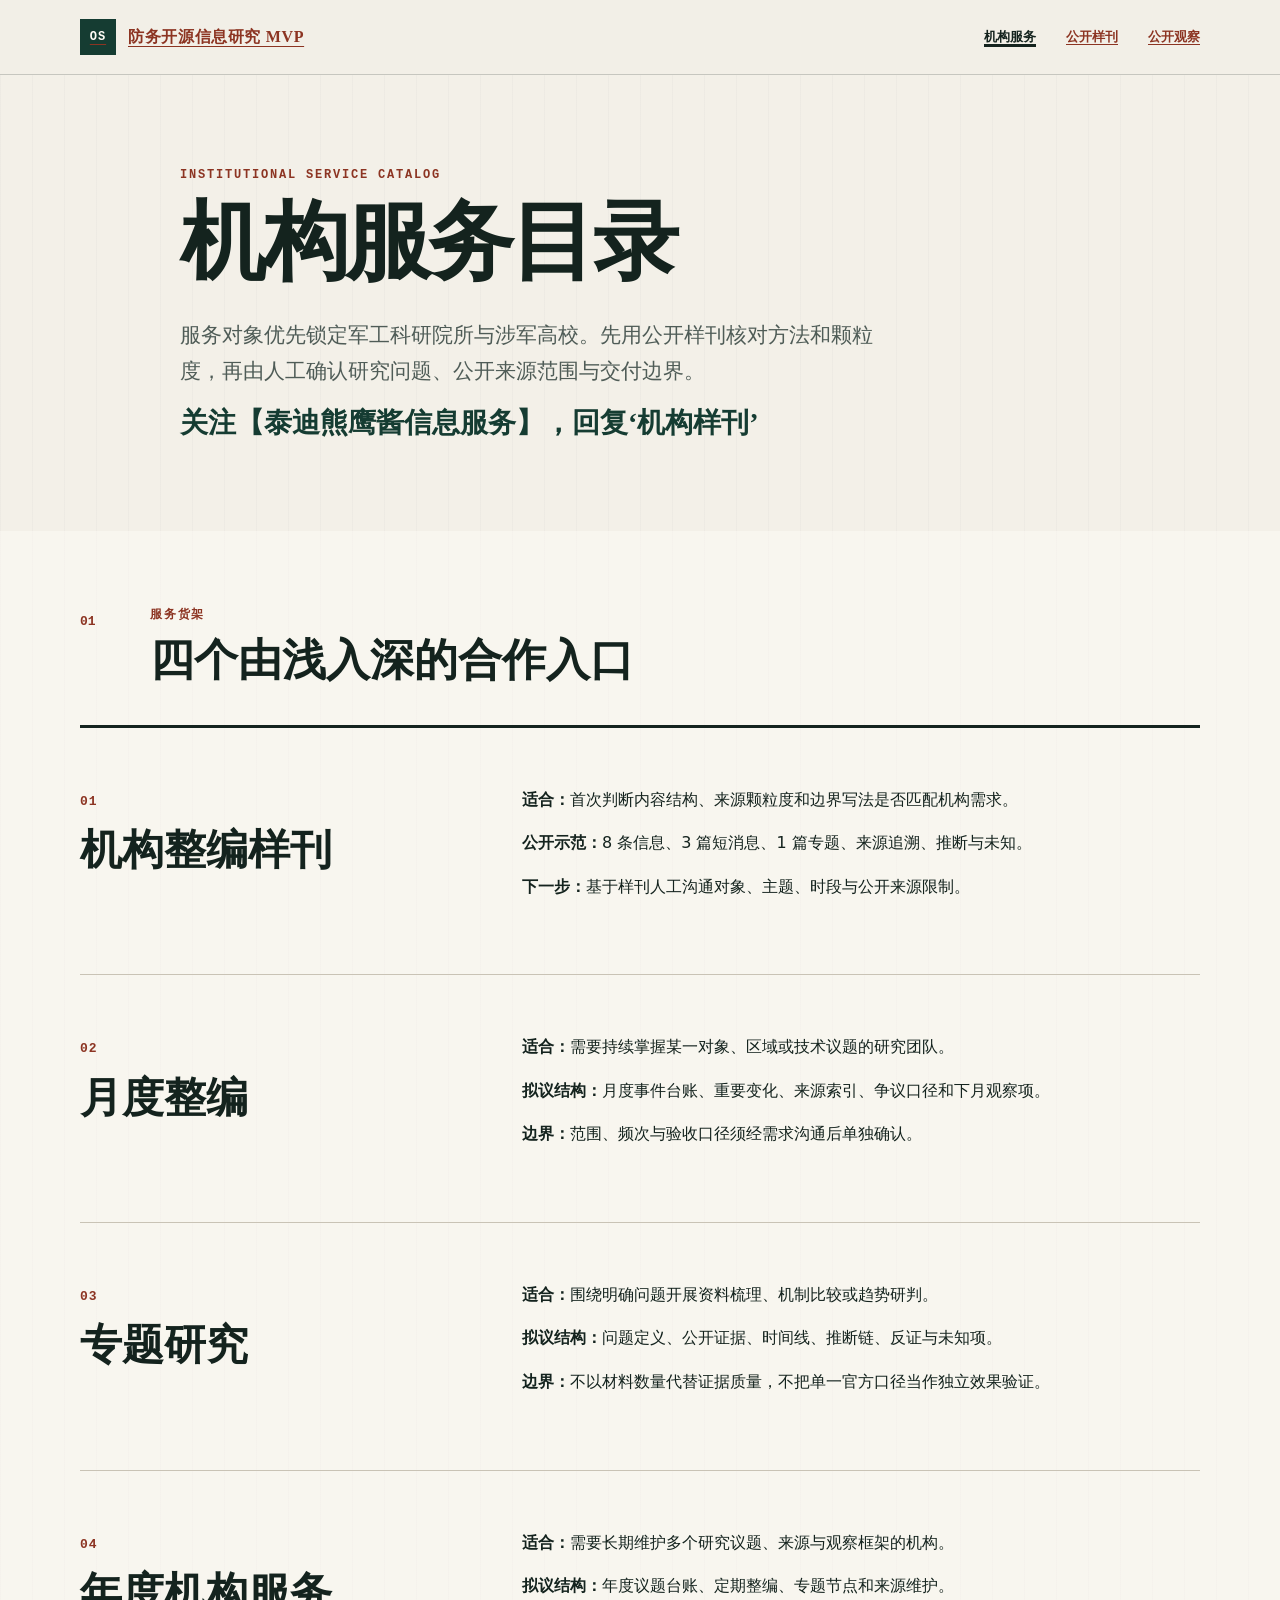
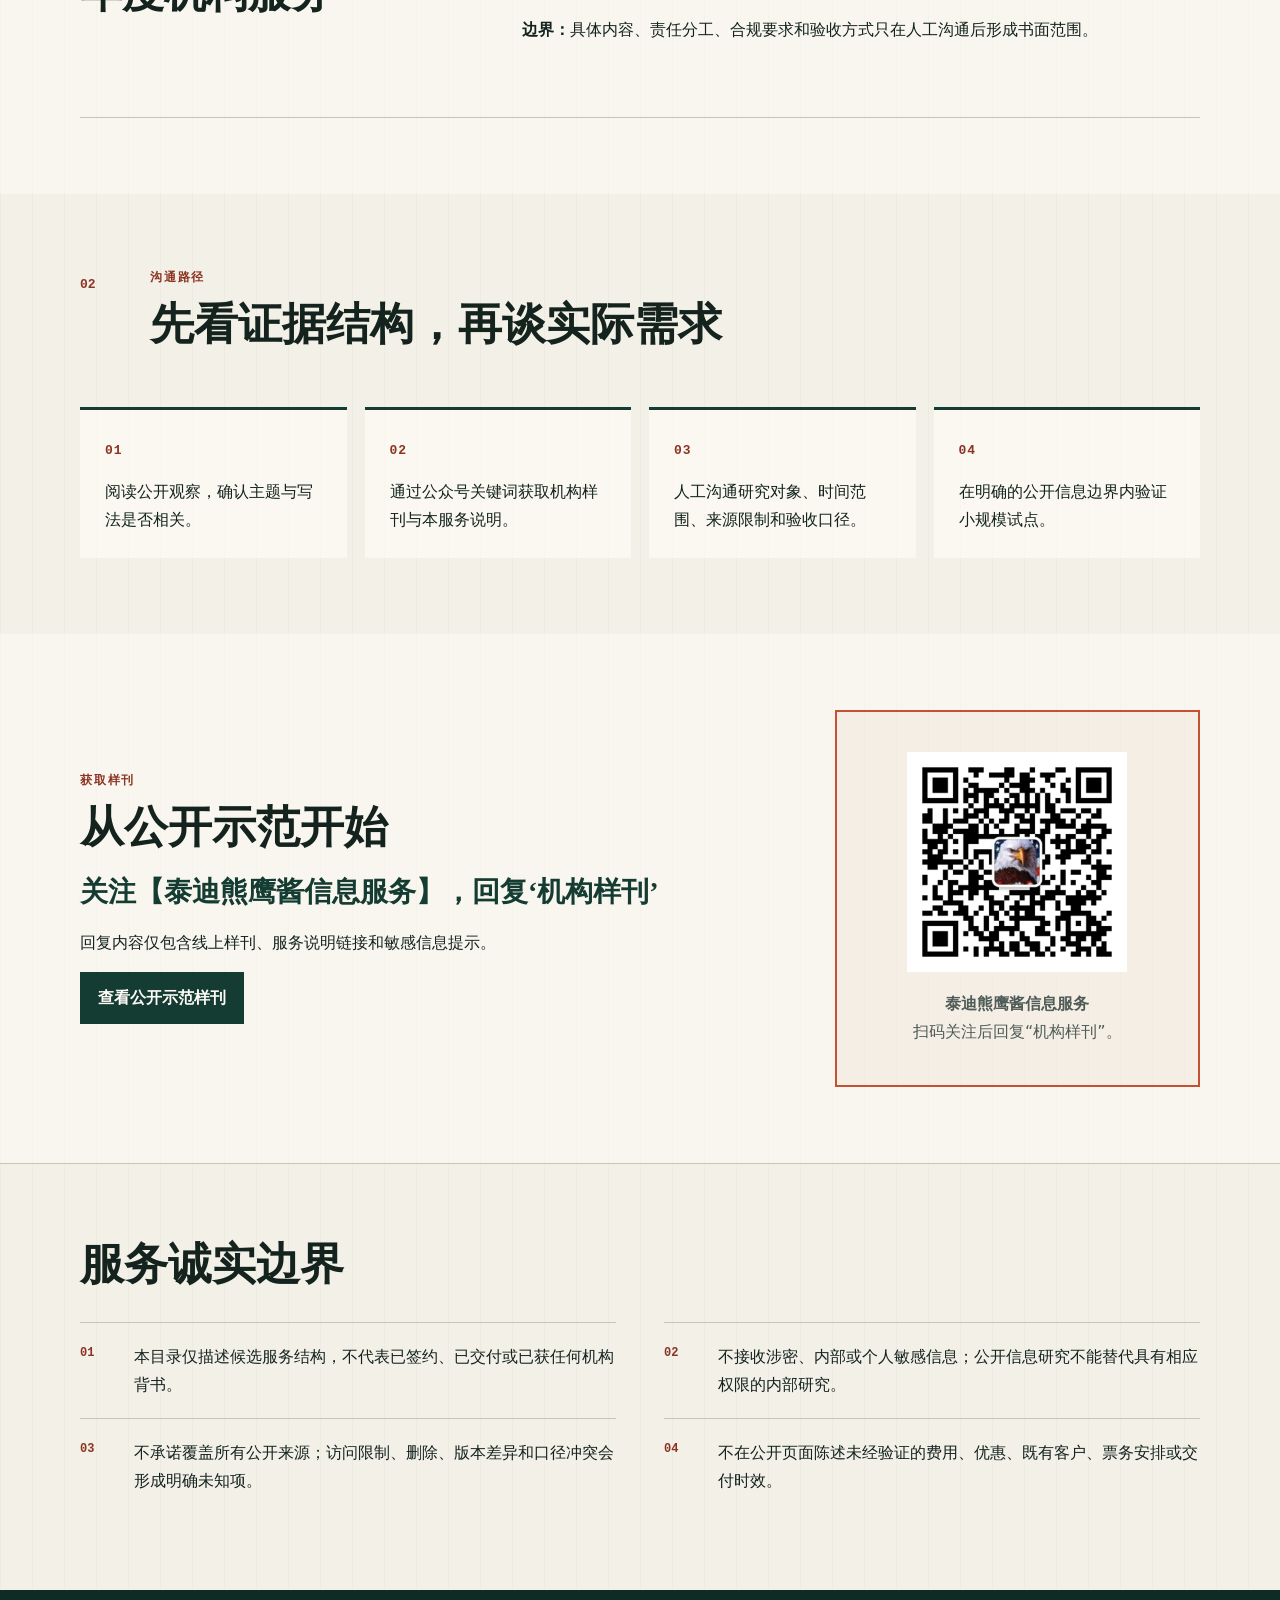
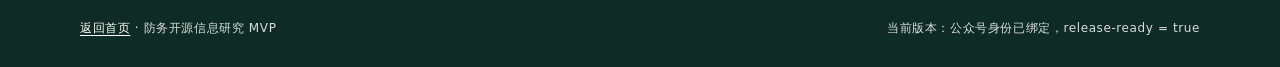
<file: services/index.html>
<!doctype html>
<html lang="zh-CN">
<head>
  <meta charset="utf-8">
  <meta name="viewport" content="width=device-width, initial-scale=1">
  <meta name="description" content="面向军工科研院所与涉军高校的防务开源信息机构服务目录。">
  <meta name="release-ready" content="true">
  <meta name="wechat-account-name" content="泰迪熊鹰酱信息服务">
  <meta http-equiv="Content-Security-Policy" content="default-src 'none'; style-src 'self'; img-src 'self' data:; base-uri 'none'; form-action 'none'; object-src 'none'; upgrade-insecure-requests">
  <title>机构服务目录｜防务开源信息研究 MVP</title>
  <link rel="stylesheet" href="../assets/site.css?v=20260820-b2b2">
  <link rel="icon" href="[data-uri]">
</head>
<body>
  <header class="site-header">
    <div class="shell header-inner">
      <a class="wordmark" href="../" aria-label="返回防务开源信息研究 MVP 首页">
        <span class="wordmark-mark" aria-hidden="true">OS</span>
        <span>防务开源信息研究 MVP</span>
      </a>
      <nav class="site-nav" aria-label="主要导航">
        <a aria-current="page" href="./">机构服务</a>
        <a href="../institution-sample/">公开样刊</a>
        <a href="../editions/2026-08-20/">公开观察</a>
      </nav>
    </div>
  </header>

  <main>
    <section class="hero page-hero" aria-labelledby="page-title">
      <div class="shell narrow-shell">
        <p class="eyebrow">INSTITUTIONAL SERVICE CATALOG</p>
        <h1 id="page-title">机构服务目录</h1>
        <p class="hero-deck">服务对象优先锁定军工科研院所与涉军高校。先用公开样刊核对方法和颗粒度，再由人工确认研究问题、公开来源范围与交付边界。</p>
        <p class="wechat-cta">关注【泰迪熊鹰酱信息服务】，回复‘机构样刊’</p>
      </div>
    </section>

    <section class="content-section" aria-labelledby="catalog-title">
      <div class="shell">
        <div class="section-heading">
          <span>01</span>
          <div><p class="kicker">服务货架</p><h2 id="catalog-title">四个由浅入深的合作入口</h2></div>
        </div>
        <div class="service-detail-list">
          <article class="service-detail">
            <div><span class="card-index">01</span><h2>机构整编样刊</h2></div>
            <div>
              <p><strong>适合：</strong>首次判断内容结构、来源颗粒度和边界写法是否匹配机构需求。</p>
              <p><strong>公开示范：</strong>8 条信息、3 篇短消息、1 篇专题、来源追溯、推断与未知。</p>
              <p><strong>下一步：</strong>基于样刊人工沟通对象、主题、时段与公开来源限制。</p>
            </div>
          </article>
          <article class="service-detail">
            <div><span class="card-index">02</span><h2>月度整编</h2></div>
            <div>
              <p><strong>适合：</strong>需要持续掌握某一对象、区域或技术议题的研究团队。</p>
              <p><strong>拟议结构：</strong>月度事件台账、重要变化、来源索引、争议口径和下月观察项。</p>
              <p><strong>边界：</strong>范围、频次与验收口径须经需求沟通后单独确认。</p>
            </div>
          </article>
          <article class="service-detail">
            <div><span class="card-index">03</span><h2>专题研究</h2></div>
            <div>
              <p><strong>适合：</strong>围绕明确问题开展资料梳理、机制比较或趋势研判。</p>
              <p><strong>拟议结构：</strong>问题定义、公开证据、时间线、推断链、反证与未知项。</p>
              <p><strong>边界：</strong>不以材料数量代替证据质量，不把单一官方口径当作独立效果验证。</p>
            </div>
          </article>
          <article class="service-detail">
            <div><span class="card-index">04</span><h2>年度机构服务</h2></div>
            <div>
              <p><strong>适合：</strong>需要长期维护多个研究议题、来源与观察框架的机构。</p>
              <p><strong>拟议结构：</strong>年度议题台账、定期整编、专题节点和来源维护。</p>
              <p><strong>边界：</strong>具体内容、责任分工、合规要求和验收方式只在人工沟通后形成书面范围。</p>
            </div>
          </article>
        </div>
      </div>
    </section>

    <section class="content-section process-section" aria-labelledby="process-title">
      <div class="shell">
        <div class="section-heading">
          <span>02</span>
          <div><p class="kicker">沟通路径</p><h2 id="process-title">先看证据结构，再谈实际需求</h2></div>
        </div>
        <ol class="process-list">
          <li><span>01</span><p>阅读公开观察，确认主题与写法是否相关。</p></li>
          <li><span>02</span><p>通过公众号关键词获取机构样刊与本服务说明。</p></li>
          <li><span>03</span><p>人工沟通研究对象、时间范围、来源限制和验收口径。</p></li>
          <li><span>04</span><p>在明确的公开信息边界内验证小规模试点。</p></li>
        </ol>
      </div>
    </section>

    <section class="content-section wechat-section" aria-labelledby="wechat-title">
      <div class="shell split-panel">
        <div>
          <p class="kicker">获取样刊</p>
          <h2 id="wechat-title">从公开示范开始</h2>
          <p class="wechat-cta">关注【泰迪熊鹰酱信息服务】，回复‘机构样刊’</p>
          <p>回复内容仅包含线上样刊、服务说明链接和敏感信息提示。</p>
          <a class="button-link" href="../institution-sample/">查看公开示范样刊</a>
        </div>
        <figure class="wechat-identity" data-binding-state="bound" aria-label="公众号二维码">
          <img class="wechat-qr" src="../assets/wechat-qr.jpg" alt="泰迪熊鹰酱信息服务公众号二维码" width="1280" height="1280" loading="eager" decoding="async">
          <figcaption><strong>泰迪熊鹰酱信息服务</strong><br>扫码关注后回复“机构样刊”。</figcaption>
        </figure>
      </div>
    </section>

    <section class="content-section boundaries" aria-labelledby="boundaries-title">
      <div class="shell">
        <h2 id="boundaries-title">服务诚实边界</h2>
        <ol class="boundary-list">
          <li>本目录仅描述候选服务结构，不代表已签约、已交付或已获任何机构背书。</li>
          <li>不接收涉密、内部或个人敏感信息；公开信息研究不能替代具有相应权限的内部研究。</li>
          <li>不承诺覆盖所有公开来源；访问限制、删除、版本差异和口径冲突会形成明确未知项。</li>
          <li>不在公开页面陈述未经验证的费用、优惠、既有客户、票务安排或交付时效。</li>
        </ol>
      </div>
    </section>
  </main>

  <footer class="site-footer">
    <div class="shell">
      <p><a href="../">返回首页</a> · 防务开源信息研究 MVP</p>
      <p>当前版本：公众号身份已绑定，release-ready = true</p>
    </div>
  </footer>
</body>
</html>
</file>
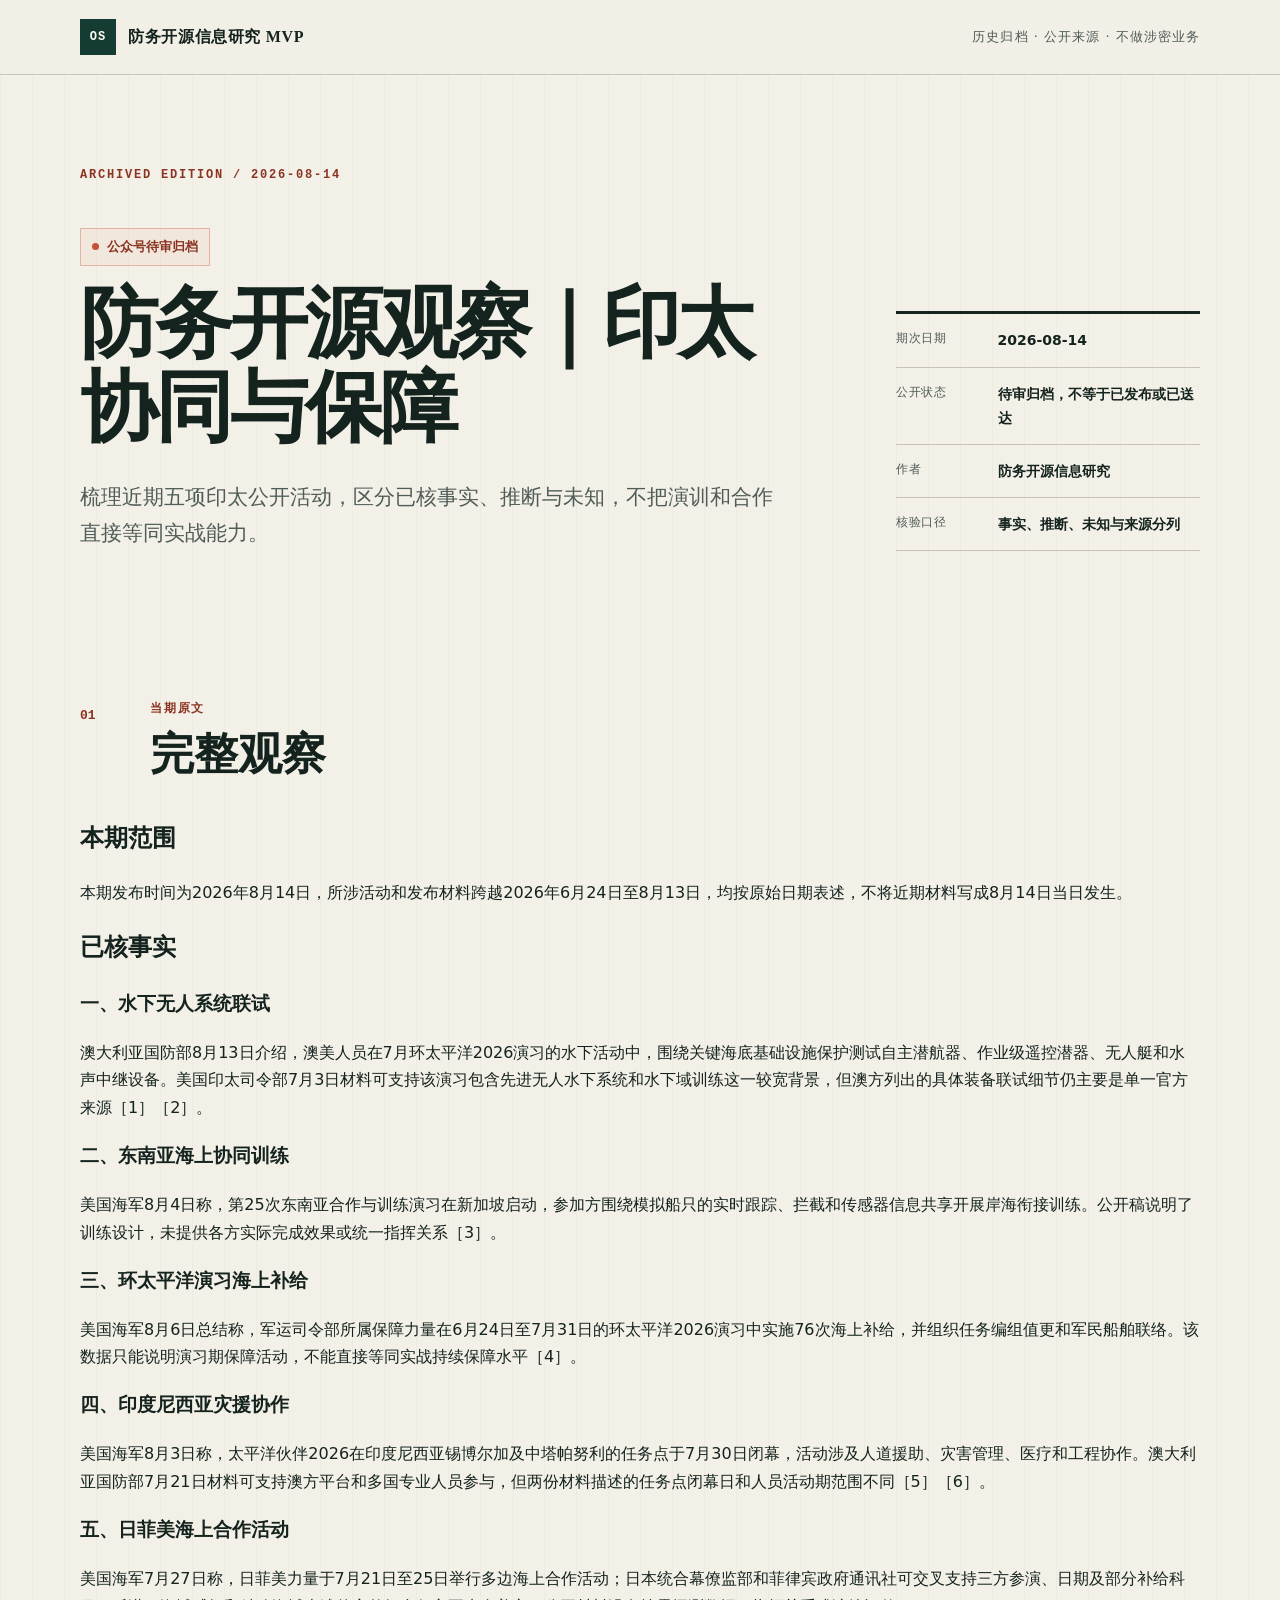
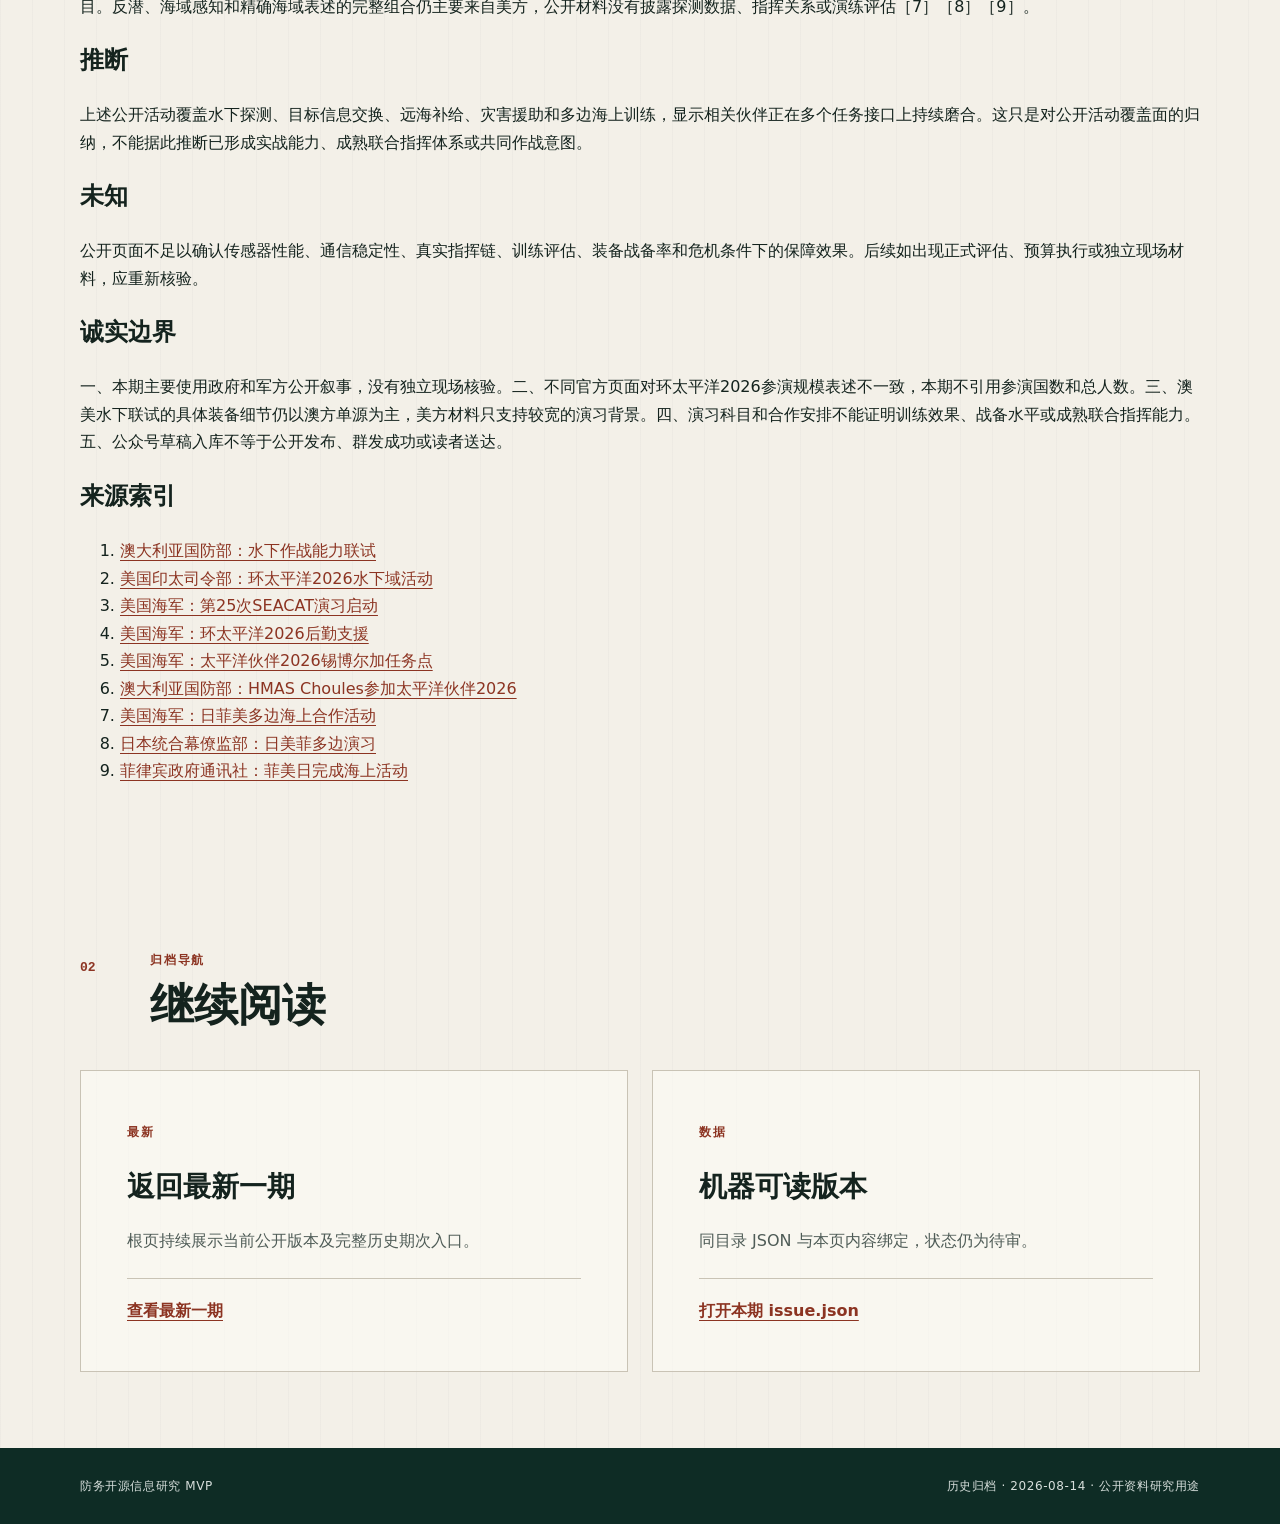
<file: editions/2026-08-14/index.html>
<!doctype html>
<html lang="zh-CN">
<head>
  <meta charset="utf-8">
  <meta name="viewport" content="width=device-width, initial-scale=1">
  <meta name="description" content="梳理近期五项印太公开活动，区分已核事实、推断与未知，不把演训和合作直接等同实战能力。">
  <meta name="referrer" content="no-referrer">
  <meta http-equiv="Content-Security-Policy" content="default-src 'none'; style-src 'self'; img-src 'self' data:; base-uri 'none'; form-action 'none'; object-src 'none'; upgrade-insecure-requests">
  <title>防务开源观察｜印太协同与保障｜防务开源信息研究 MVP</title>
  <link rel="icon" href="data:,">
  <link rel="stylesheet" href="../../assets/site.css">
</head>
<body>
  <header class="site-header">
    <div class="shell header-inner">
      <div class="wordmark" aria-label="防务开源信息研究 MVP">
        <span class="wordmark-mark" aria-hidden="true">OS</span>
        <span>防务开源信息研究 MVP</span>
      </div>
      <span class="header-note">历史归档 · 公开来源 · 不做涉密业务</span>
    </div>
  </header>
  <main id="main">
    <section class="hero shell" aria-labelledby="edition-title">
      <div class="eyebrow">ARCHIVED EDITION / 2026-08-14</div>
      <div class="hero-grid">
        <div>
          <p class="status-line"><span class="status-dot" aria-hidden="true"></span>公众号待审归档</p>
          <h1 id="edition-title">防务开源观察｜印太协同与保障</h1>
          <p class="hero-deck">梳理近期五项印太公开活动，区分已核事实、推断与未知，不把演训和合作直接等同实战能力。</p>
        </div>
        <dl class="edition-meta">
          <div><dt>期次日期</dt><dd>2026-08-14</dd></div>
          <div><dt>公开状态</dt><dd>待审归档，不等于已发布或已送达</dd></div>
          <div><dt>作者</dt><dd>防务开源信息研究</dd></div>
          <div><dt>核验口径</dt><dd>事实、推断、未知与来源分列</dd></div>
        </dl>
      </div>
    </section>
    <section class="sources shell" aria-labelledby="content-title">
      <div class="section-heading">
        <span>01</span>
        <div><p class="kicker">当期原文</p><h2 id="content-title">完整观察</h2></div>
      </div>
      <article class="issue-content">
<h2>本期范围</h2><p>本期发布时间为2026年8月14日，所涉活动和发布材料跨越2026年6月24日至8月13日，均按原始日期表述，不将近期材料写成8月14日当日发生。</p><h2>已核事实</h2><h3>一、水下无人系统联试</h3><p>澳大利亚国防部8月13日介绍，澳美人员在7月环太平洋2026演习的水下活动中，围绕关键海底基础设施保护测试自主潜航器、作业级遥控潜器、无人艇和水声中继设备。美国印太司令部7月3日材料可支持该演习包含先进无人水下系统和水下域训练这一较宽背景，但澳方列出的具体装备联试细节仍主要是单一官方来源［1］［2］。</p><h3>二、东南亚海上协同训练</h3><p>美国海军8月4日称，第25次东南亚合作与训练演习在新加坡启动，参加方围绕模拟船只的实时跟踪、拦截和传感器信息共享开展岸海衔接训练。公开稿说明了训练设计，未提供各方实际完成效果或统一指挥关系［3］。</p><h3>三、环太平洋演习海上补给</h3><p>美国海军8月6日总结称，军运司令部所属保障力量在6月24日至7月31日的环太平洋2026演习中实施76次海上补给，并组织任务编组值更和军民船舶联络。该数据只能说明演习期保障活动，不能直接等同实战持续保障水平［4］。</p><h3>四、印度尼西亚灾援协作</h3><p>美国海军8月3日称，太平洋伙伴2026在印度尼西亚锡博尔加及中塔帕努利的任务点于7月30日闭幕，活动涉及人道援助、灾害管理、医疗和工程协作。澳大利亚国防部7月21日材料可支持澳方平台和多国专业人员参与，但两份材料描述的任务点闭幕日和人员活动期范围不同［5］［6］。</p><h3>五、日菲美海上合作活动</h3><p>美国海军7月27日称，日菲美力量于7月21日至25日举行多边海上合作活动；日本统合幕僚监部和菲律宾政府通讯社可交叉支持三方参演、日期及部分补给科目。反潜、海域感知和精确海域表述的完整组合仍主要来自美方，公开材料没有披露探测数据、指挥关系或演练评估［7］［8］［9］。</p><h2>推断</h2><p>上述公开活动覆盖水下探测、目标信息交换、远海补给、灾害援助和多边海上训练，显示相关伙伴正在多个任务接口上持续磨合。这只是对公开活动覆盖面的归纳，不能据此推断已形成实战能力、成熟联合指挥体系或共同作战意图。</p><h2>未知</h2><p>公开页面不足以确认传感器性能、通信稳定性、真实指挥链、训练评估、装备战备率和危机条件下的保障效果。后续如出现正式评估、预算执行或独立现场材料，应重新核验。</p><h2>诚实边界</h2><p>一、本期主要使用政府和军方公开叙事，没有独立现场核验。二、不同官方页面对环太平洋2026参演规模表述不一致，本期不引用参演国数和总人数。三、澳美水下联试的具体装备细节仍以澳方单源为主，美方材料只支持较宽的演习背景。四、演习科目和合作安排不能证明训练效果、战备水平或成熟联合指挥能力。五、公众号草稿入库不等于公开发布、群发成功或读者送达。</p><h2>来源索引</h2><ol><li><a href="https://www.defence.gov.au/news-events/news/2026-08-13/advancing-high-tech-undersea-warfare-capabilities">澳大利亚国防部：水下作战能力联试</a></li><li><a href="https://www.pacom.mil/Media/News/News-Articles/Article/4535738/rimpac-26-pacific-submarine-force-efforts-to-preserve-undersea-domain-advantage/">美国印太司令部：环太平洋2026水下域活动</a></li><li><a href="https://www.navy.mil/Press-Office/News-Stories/display-news/Article/4563391/sixteen-indo-pacific-maritime-forces-commence-25th-seacat-exercise/">美国海军：第25次SEACAT演习启动</a></li><li><a href="https://www.navy.mil/Press-Office/News-Stories/display-news/Article/4565442/msc-ships-complete-logistics-support-during-rimpac-2026/">美国海军：环太平洋2026后勤支援</a></li><li><a href="https://www.navy.mil/Press-Office/News-Stories/display-news/Article/4562390/pacific-partnership-2026-concludes-second-mission-stop-in-sibolga-indonesia/">美国海军：太平洋伙伴2026锡博尔加任务点</a></li><li><a href="https://www.defence.gov.au/news-events/releases/2026-07-21/hmas-choules-arrives-indonesia-exercise-pacific-partnership-26">澳大利亚国防部：HMAS Choules参加太平洋伙伴2026</a></li><li><a href="https://www.navy.mil/Press-Office/News-Stories/display-news/Article/4555970/japan-philippine-us-forces-conduct-multilateral-maritime-cooperative-activity/">美国海军：日菲美多边海上合作活动</a></li><li><a href="https://www.mod.go.jp/js/pdf/2026/p20260725_02e.pdf">日本统合幕僚监部：日美菲多边演习</a></li><li><a href="https://www.pna.gov.ph/index.php/articles/1280315">菲律宾政府通讯社：菲美日完成海上活动</a></li></ol>
      </article>
    </section>
    <section class="audiences shell" aria-labelledby="navigation-title">
      <div class="section-heading">
        <span>02</span>
        <div><p class="kicker">归档导航</p><h2 id="navigation-title">继续阅读</h2></div>
      </div>
      <div class="audience-grid">
        <article class="audience-card">
          <span class="audience-label">最新</span>
          <h3>返回最新一期</h3>
          <p>根页持续展示当前公开版本及完整历史期次入口。</p>
          <p class="cta-state"><a href="../../">查看最新一期</a></p>
        </article>
        <article class="audience-card">
          <span class="audience-label">数据</span>
          <h3>机器可读版本</h3>
          <p>同目录 JSON 与本页内容绑定，状态仍为待审。</p>
          <p class="cta-state"><a href="issue.json">打开本期 issue.json</a></p>
        </article>
      </div>
    </section>
  </main>
  <footer class="site-footer">
    <div class="shell"><p>防务开源信息研究 MVP</p><p>历史归档 · 2026-08-14 · 公开资料研究用途</p></div>
  </footer>
</body>
</html>
</file>
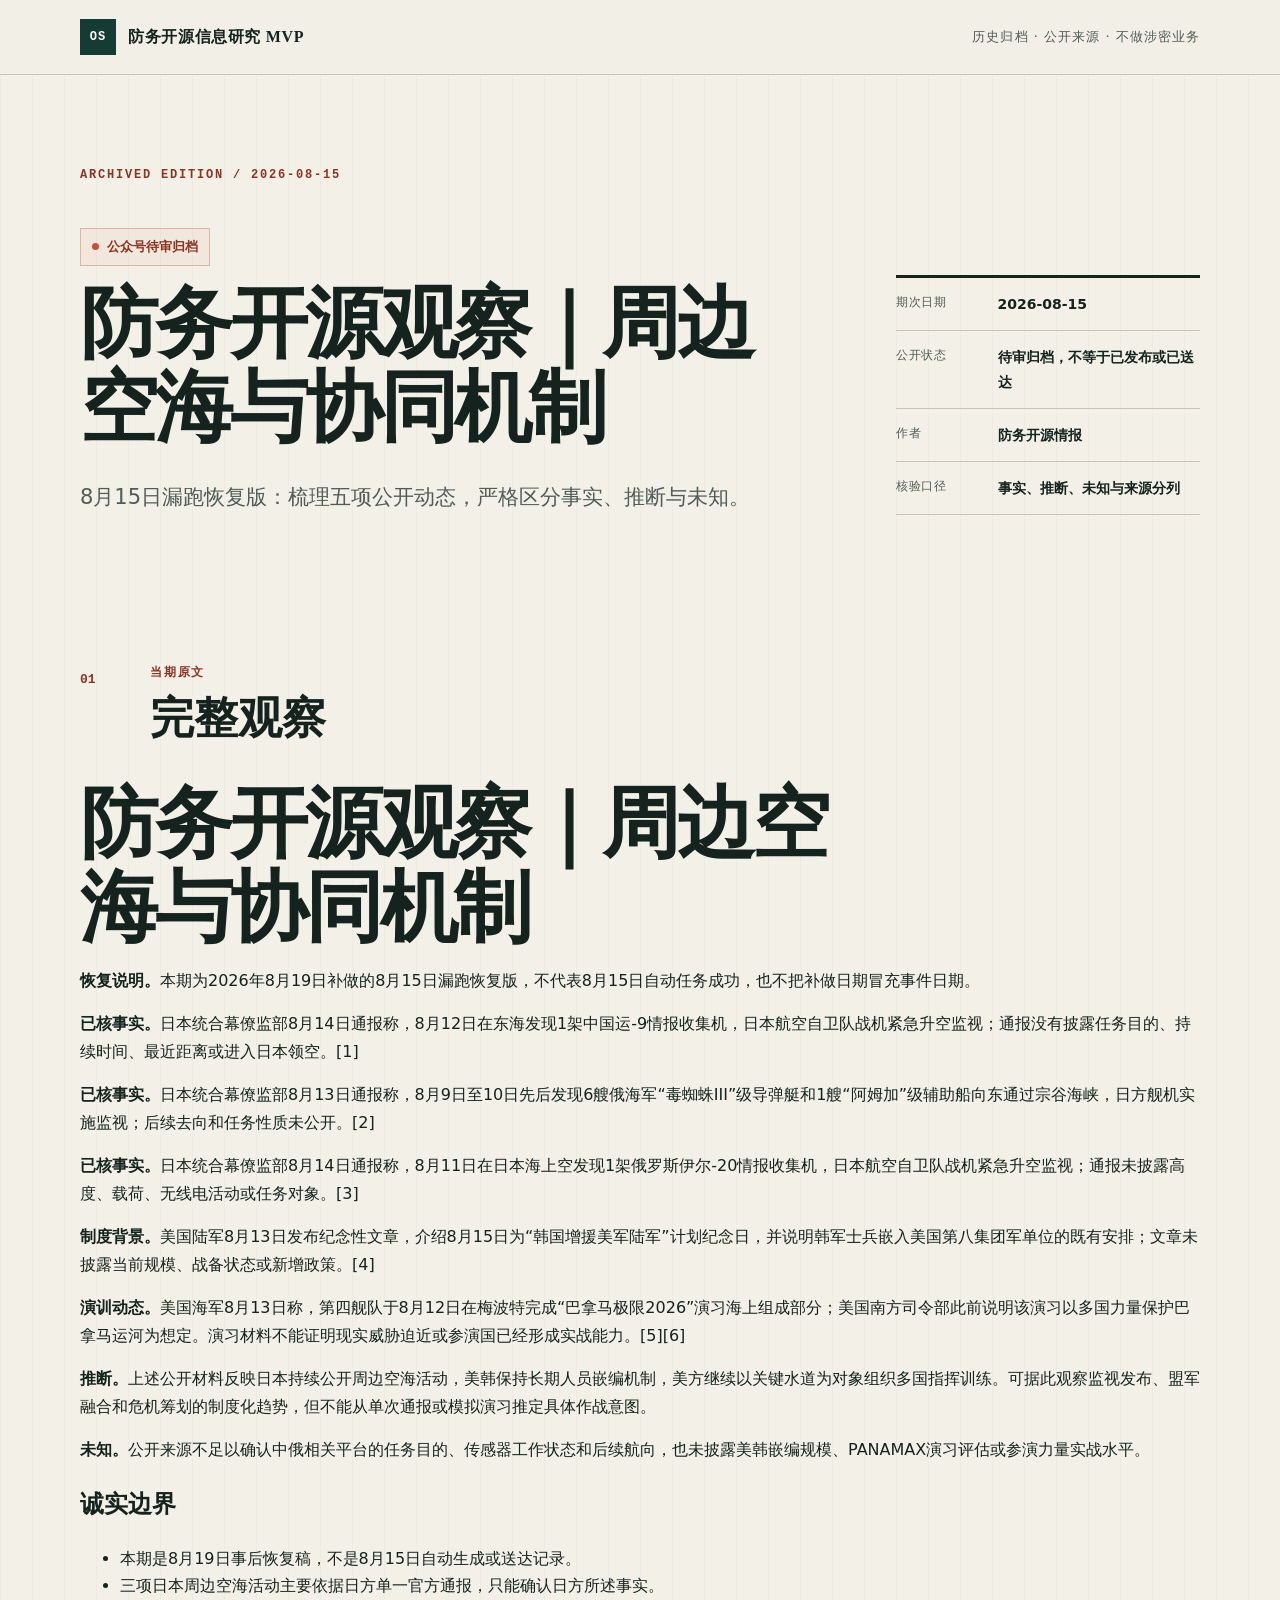
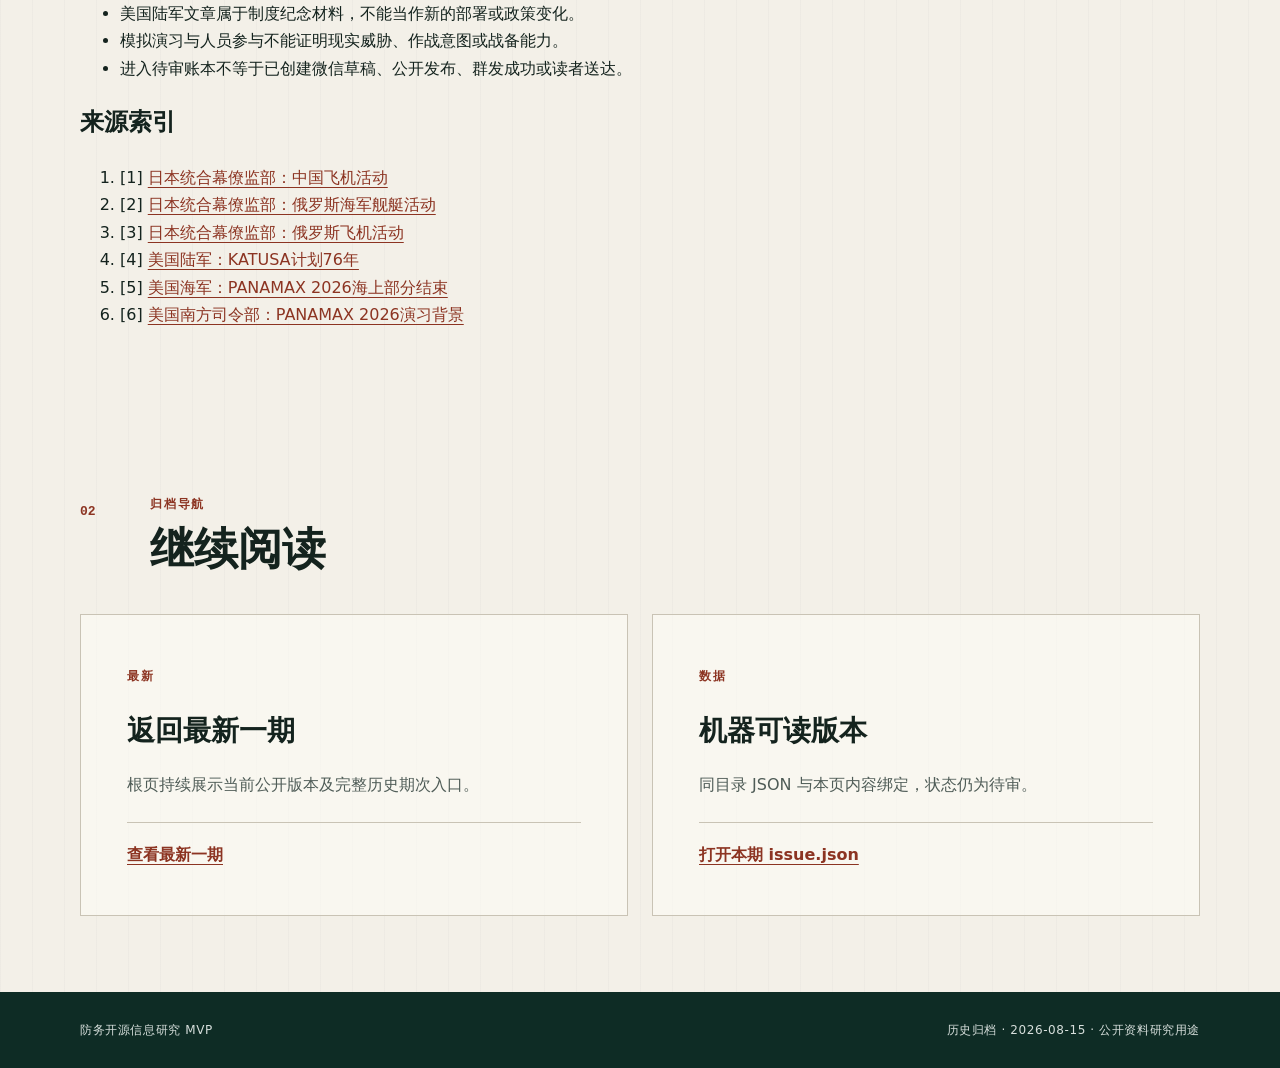
<file: editions/2026-08-15/index.html>
<!doctype html>
<html lang="zh-CN">
<head>
  <meta charset="utf-8">
  <meta name="viewport" content="width=device-width, initial-scale=1">
  <meta name="description" content="8月15日漏跑恢复版：梳理五项公开动态，严格区分事实、推断与未知。">
  <meta name="referrer" content="no-referrer">
  <meta http-equiv="Content-Security-Policy" content="default-src 'none'; style-src 'self'; img-src 'self' data:; base-uri 'none'; form-action 'none'; object-src 'none'; upgrade-insecure-requests">
  <title>防务开源观察｜周边空海与协同机制｜防务开源信息研究 MVP</title>
  <link rel="icon" href="data:,">
  <link rel="stylesheet" href="../../assets/site.css">
</head>
<body>
  <header class="site-header">
    <div class="shell header-inner">
      <div class="wordmark" aria-label="防务开源信息研究 MVP">
        <span class="wordmark-mark" aria-hidden="true">OS</span>
        <span>防务开源信息研究 MVP</span>
      </div>
      <span class="header-note">历史归档 · 公开来源 · 不做涉密业务</span>
    </div>
  </header>
  <main id="main">
    <section class="hero shell" aria-labelledby="edition-title">
      <div class="eyebrow">ARCHIVED EDITION / 2026-08-15</div>
      <div class="hero-grid">
        <div>
          <p class="status-line"><span class="status-dot" aria-hidden="true"></span>公众号待审归档</p>
          <h1 id="edition-title">防务开源观察｜周边空海与协同机制</h1>
          <p class="hero-deck">8月15日漏跑恢复版：梳理五项公开动态，严格区分事实、推断与未知。</p>
        </div>
        <dl class="edition-meta">
          <div><dt>期次日期</dt><dd>2026-08-15</dd></div>
          <div><dt>公开状态</dt><dd>待审归档，不等于已发布或已送达</dd></div>
          <div><dt>作者</dt><dd>防务开源情报</dd></div>
          <div><dt>核验口径</dt><dd>事实、推断、未知与来源分列</dd></div>
        </dl>
      </div>
    </section>
    <section class="sources shell" aria-labelledby="content-title">
      <div class="section-heading">
        <span>01</span>
        <div><p class="kicker">当期原文</p><h2 id="content-title">完整观察</h2></div>
      </div>
      <article class="issue-content">
<h1>防务开源观察｜周边空海与协同机制</h1><p><strong>恢复说明。</strong>本期为2026年8月19日补做的8月15日漏跑恢复版，不代表8月15日自动任务成功，也不把补做日期冒充事件日期。</p><p><strong>已核事实。</strong>日本统合幕僚监部8月14日通报称，8月12日在东海发现1架中国运-9情报收集机，日本航空自卫队战机紧急升空监视；通报没有披露任务目的、持续时间、最近距离或进入日本领空。[1]</p><p><strong>已核事实。</strong>日本统合幕僚监部8月13日通报称，8月9日至10日先后发现6艘俄海军“毒蜘蛛III”级导弹艇和1艘“阿姆加”级辅助船向东通过宗谷海峡，日方舰机实施监视；后续去向和任务性质未公开。[2]</p><p><strong>已核事实。</strong>日本统合幕僚监部8月14日通报称，8月11日在日本海上空发现1架俄罗斯伊尔-20情报收集机，日本航空自卫队战机紧急升空监视；通报未披露高度、载荷、无线电活动或任务对象。[3]</p><p><strong>制度背景。</strong>美国陆军8月13日发布纪念性文章，介绍8月15日为“韩国增援美军陆军”计划纪念日，并说明韩军士兵嵌入美国第八集团军单位的既有安排；文章未披露当前规模、战备状态或新增政策。[4]</p><p><strong>演训动态。</strong>美国海军8月13日称，第四舰队于8月12日在梅波特完成“巴拿马极限2026”演习海上组成部分；美国南方司令部此前说明该演习以多国力量保护巴拿马运河为想定。演习材料不能证明现实威胁迫近或参演国已经形成实战能力。[5][6]</p><p><strong>推断。</strong>上述公开材料反映日本持续公开周边空海活动，美韩保持长期人员嵌编机制，美方继续以关键水道为对象组织多国指挥训练。可据此观察监视发布、盟军融合和危机筹划的制度化趋势，但不能从单次通报或模拟演习推定具体作战意图。</p><p><strong>未知。</strong>公开来源不足以确认中俄相关平台的任务目的、传感器工作状态和后续航向，也未披露美韩嵌编规模、PANAMAX演习评估或参演力量实战水平。</p><h2>诚实边界</h2><ul><li>本期是8月19日事后恢复稿，不是8月15日自动生成或送达记录。</li><li>三项日本周边空海活动主要依据日方单一官方通报，只能确认日方所述事实。</li><li>美国陆军文章属于制度纪念材料，不能当作新的部署或政策变化。</li><li>模拟演习与人员参与不能证明现实威胁、作战意图或战备能力。</li><li>进入待审账本不等于已创建微信草稿、公开发布、群发成功或读者送达。</li></ul><h2>来源索引</h2><ol><li>[1] <a href="https://www.mod.go.jp/js/pdf/2026/p20260814_02e.pdf">日本统合幕僚监部：中国飞机活动</a></li><li>[2] <a href="https://www.mod.go.jp/js/pdf/2026/p20260813_02e.pdf">日本统合幕僚监部：俄罗斯海军舰艇活动</a></li><li>[3] <a href="https://www.mod.go.jp/js/pdf/2026/p20260814_01e.pdf">日本统合幕僚监部：俄罗斯飞机活动</a></li><li>[4] <a href="https://www.army.mil/article/294623/katusa_76_years_of_we_go_together">美国陆军：KATUSA计划76年</a></li><li>[5] <a href="https://www.navy.mil/Press-Office/News-Stories/display-news/Article/4572934/exercise-panamax-2026-concludes-in-mayport-florida/">美国海军：PANAMAX 2026海上部分结束</a></li><li>[6] <a href="https://www.dvidshub.net/news/printable/571427">美国南方司令部：PANAMAX 2026演习背景</a></li></ol>
      </article>
    </section>
    <section class="audiences shell" aria-labelledby="navigation-title">
      <div class="section-heading">
        <span>02</span>
        <div><p class="kicker">归档导航</p><h2 id="navigation-title">继续阅读</h2></div>
      </div>
      <div class="audience-grid">
        <article class="audience-card">
          <span class="audience-label">最新</span>
          <h3>返回最新一期</h3>
          <p>根页持续展示当前公开版本及完整历史期次入口。</p>
          <p class="cta-state"><a href="../../">查看最新一期</a></p>
        </article>
        <article class="audience-card">
          <span class="audience-label">数据</span>
          <h3>机器可读版本</h3>
          <p>同目录 JSON 与本页内容绑定，状态仍为待审。</p>
          <p class="cta-state"><a href="issue.json">打开本期 issue.json</a></p>
        </article>
      </div>
    </section>
  </main>
  <footer class="site-footer">
    <div class="shell"><p>防务开源信息研究 MVP</p><p>历史归档 · 2026-08-15 · 公开资料研究用途</p></div>
  </footer>
</body>
</html>
</file>
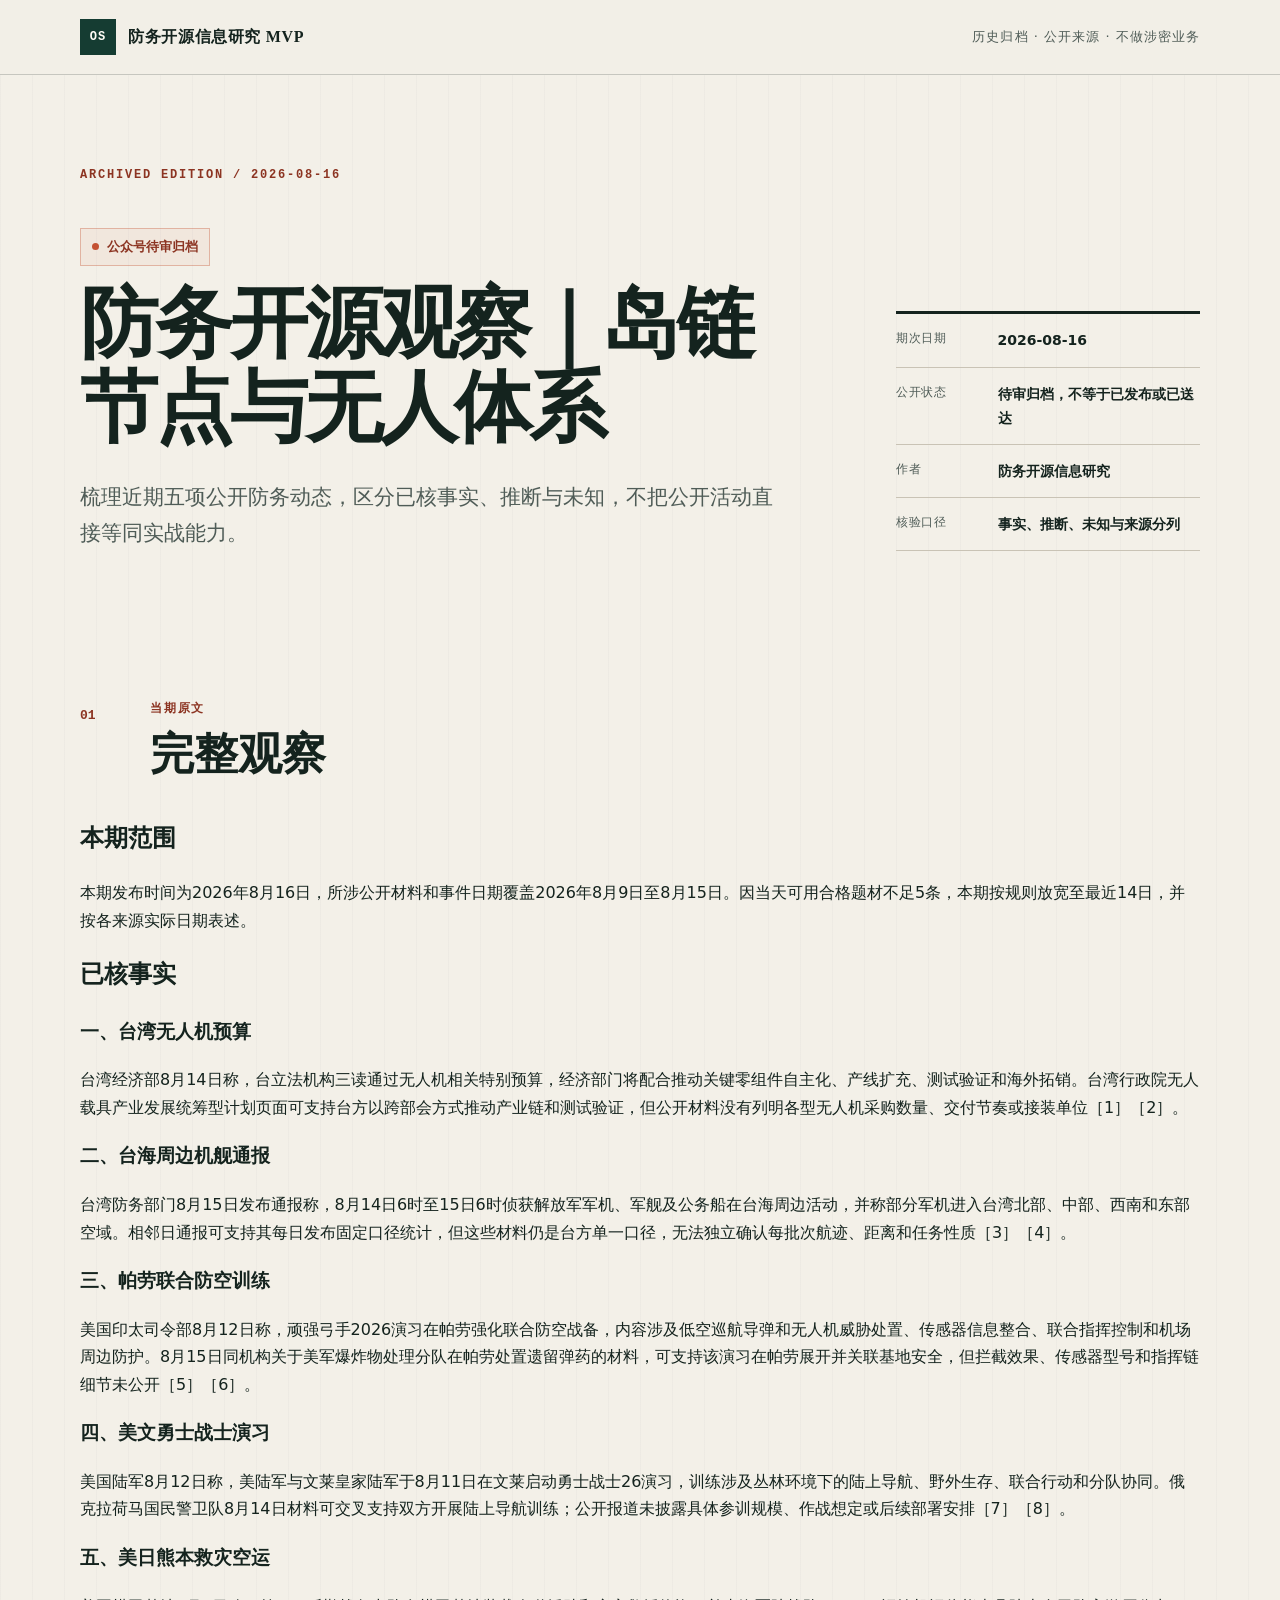
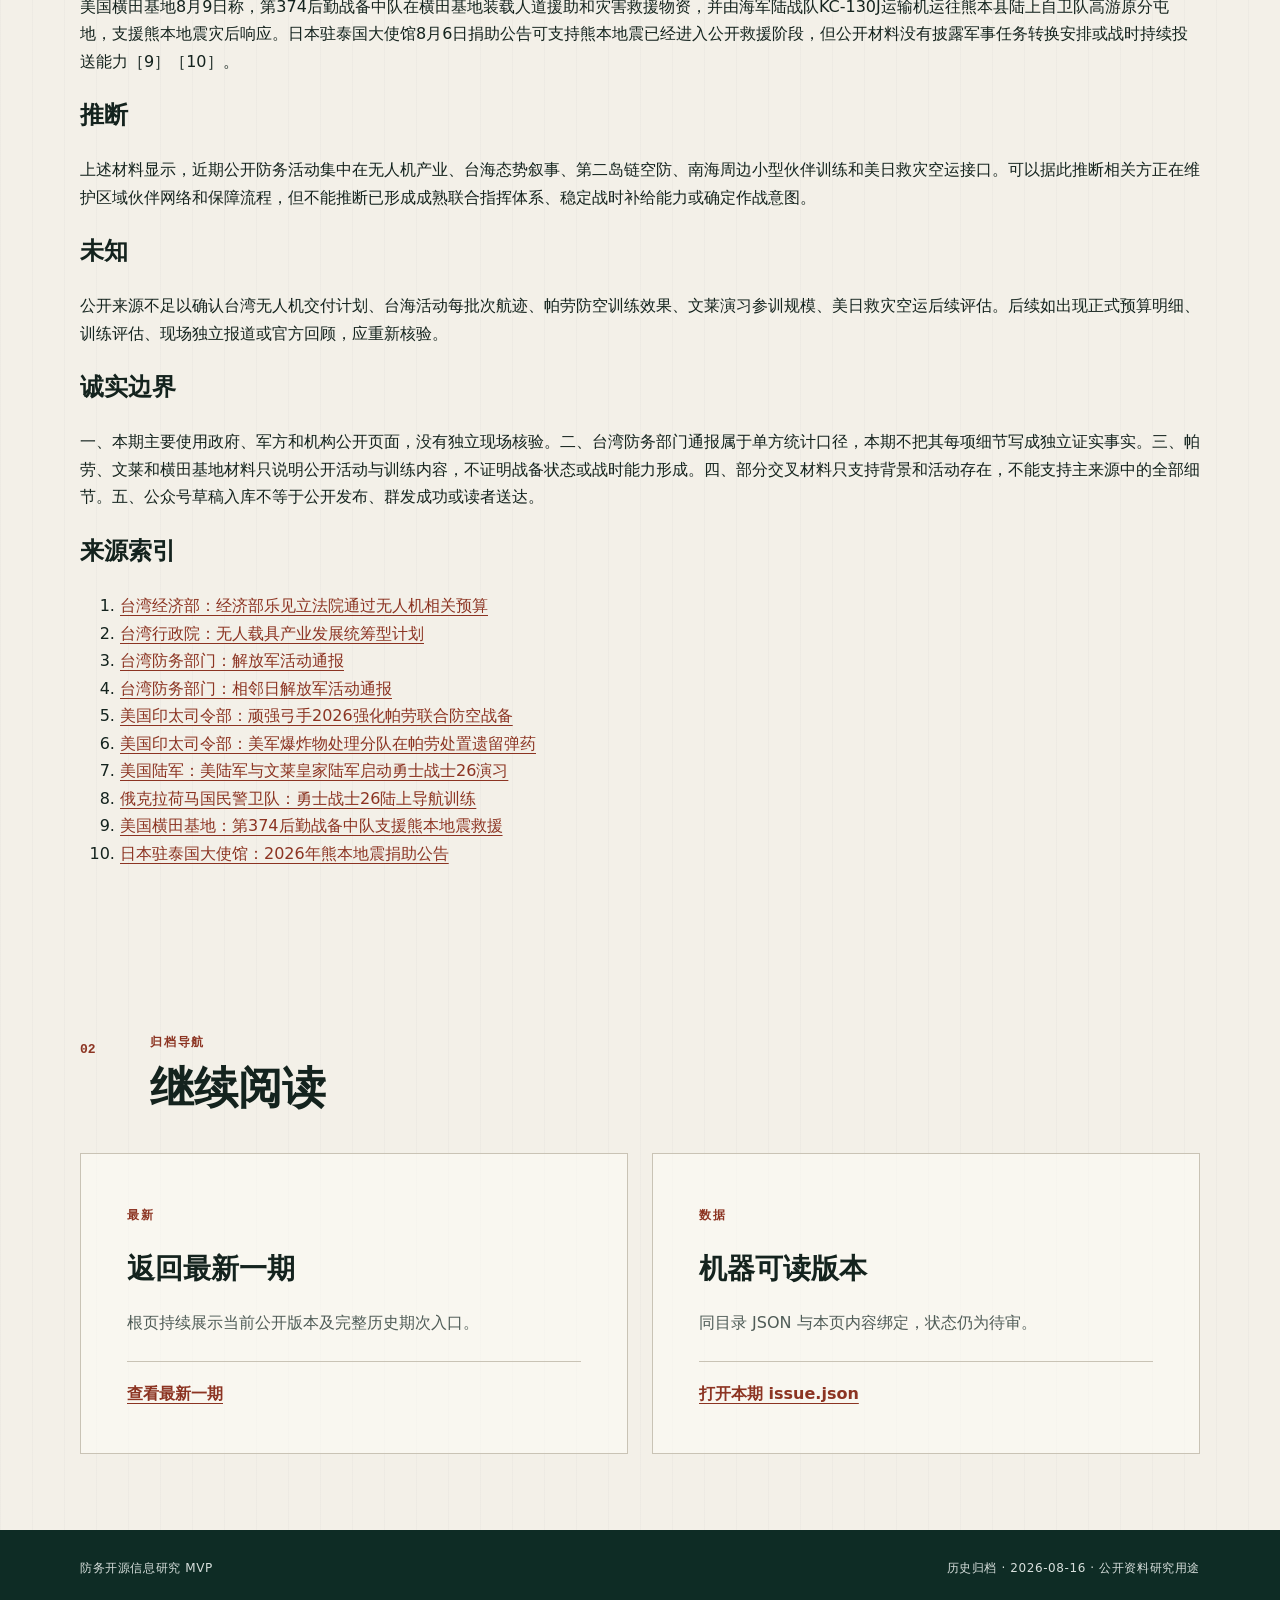
<file: editions/2026-08-16/index.html>
<!doctype html>
<html lang="zh-CN">
<head>
  <meta charset="utf-8">
  <meta name="viewport" content="width=device-width, initial-scale=1">
  <meta name="description" content="梳理近期五项公开防务动态，区分已核事实、推断与未知，不把公开活动直接等同实战能力。">
  <meta name="referrer" content="no-referrer">
  <meta http-equiv="Content-Security-Policy" content="default-src 'none'; style-src 'self'; img-src 'self' data:; base-uri 'none'; form-action 'none'; object-src 'none'; upgrade-insecure-requests">
  <title>防务开源观察｜岛链节点与无人体系｜防务开源信息研究 MVP</title>
  <link rel="icon" href="data:,">
  <link rel="stylesheet" href="../../assets/site.css">
</head>
<body>
  <header class="site-header">
    <div class="shell header-inner">
      <div class="wordmark" aria-label="防务开源信息研究 MVP">
        <span class="wordmark-mark" aria-hidden="true">OS</span>
        <span>防务开源信息研究 MVP</span>
      </div>
      <span class="header-note">历史归档 · 公开来源 · 不做涉密业务</span>
    </div>
  </header>
  <main id="main">
    <section class="hero shell" aria-labelledby="edition-title">
      <div class="eyebrow">ARCHIVED EDITION / 2026-08-16</div>
      <div class="hero-grid">
        <div>
          <p class="status-line"><span class="status-dot" aria-hidden="true"></span>公众号待审归档</p>
          <h1 id="edition-title">防务开源观察｜岛链节点与无人体系</h1>
          <p class="hero-deck">梳理近期五项公开防务动态，区分已核事实、推断与未知，不把公开活动直接等同实战能力。</p>
        </div>
        <dl class="edition-meta">
          <div><dt>期次日期</dt><dd>2026-08-16</dd></div>
          <div><dt>公开状态</dt><dd>待审归档，不等于已发布或已送达</dd></div>
          <div><dt>作者</dt><dd>防务开源信息研究</dd></div>
          <div><dt>核验口径</dt><dd>事实、推断、未知与来源分列</dd></div>
        </dl>
      </div>
    </section>
    <section class="sources shell" aria-labelledby="content-title">
      <div class="section-heading">
        <span>01</span>
        <div><p class="kicker">当期原文</p><h2 id="content-title">完整观察</h2></div>
      </div>
      <article class="issue-content">
<h2>本期范围</h2><p>本期发布时间为2026年8月16日，所涉公开材料和事件日期覆盖2026年8月9日至8月15日。因当天可用合格题材不足5条，本期按规则放宽至最近14日，并按各来源实际日期表述。</p><h2>已核事实</h2><h3>一、台湾无人机预算</h3><p>台湾经济部8月14日称，台立法机构三读通过无人机相关特别预算，经济部门将配合推动关键零组件自主化、产线扩充、测试验证和海外拓销。台湾行政院无人载具产业发展统筹型计划页面可支持台方以跨部会方式推动产业链和测试验证，但公开材料没有列明各型无人机采购数量、交付节奏或接装单位［1］［2］。</p><h3>二、台海周边机舰通报</h3><p>台湾防务部门8月15日发布通报称，8月14日6时至15日6时侦获解放军军机、军舰及公务船在台海周边活动，并称部分军机进入台湾北部、中部、西南和东部空域。相邻日通报可支持其每日发布固定口径统计，但这些材料仍是台方单一口径，无法独立确认每批次航迹、距离和任务性质［3］［4］。</p><h3>三、帕劳联合防空训练</h3><p>美国印太司令部8月12日称，顽强弓手2026演习在帕劳强化联合防空战备，内容涉及低空巡航导弹和无人机威胁处置、传感器信息整合、联合指挥控制和机场周边防护。8月15日同机构关于美军爆炸物处理分队在帕劳处置遗留弹药的材料，可支持该演习在帕劳展开并关联基地安全，但拦截效果、传感器型号和指挥链细节未公开［5］［6］。</p><h3>四、美文勇士战士演习</h3><p>美国陆军8月12日称，美陆军与文莱皇家陆军于8月11日在文莱启动勇士战士26演习，训练涉及丛林环境下的陆上导航、野外生存、联合行动和分队协同。俄克拉荷马国民警卫队8月14日材料可交叉支持双方开展陆上导航训练；公开报道未披露具体参训规模、作战想定或后续部署安排［7］［8］。</p><h3>五、美日熊本救灾空运</h3><p>美国横田基地8月9日称，第374后勤战备中队在横田基地装载人道援助和灾害救援物资，并由海军陆战队KC-130J运输机运往熊本县陆上自卫队高游原分屯地，支援熊本地震灾后响应。日本驻泰国大使馆8月6日捐助公告可支持熊本地震已经进入公开救援阶段，但公开材料没有披露军事任务转换安排或战时持续投送能力［9］［10］。</p><h2>推断</h2><p>上述材料显示，近期公开防务活动集中在无人机产业、台海态势叙事、第二岛链空防、南海周边小型伙伴训练和美日救灾空运接口。可以据此推断相关方正在维护区域伙伴网络和保障流程，但不能推断已形成成熟联合指挥体系、稳定战时补给能力或确定作战意图。</p><h2>未知</h2><p>公开来源不足以确认台湾无人机交付计划、台海活动每批次航迹、帕劳防空训练效果、文莱演习参训规模、美日救灾空运后续评估。后续如出现正式预算明细、训练评估、现场独立报道或官方回顾，应重新核验。</p><h2>诚实边界</h2><p>一、本期主要使用政府、军方和机构公开页面，没有独立现场核验。二、台湾防务部门通报属于单方统计口径，本期不把其每项细节写成独立证实事实。三、帕劳、文莱和横田基地材料只说明公开活动与训练内容，不证明战备状态或战时能力形成。四、部分交叉材料只支持背景和活动存在，不能支持主来源中的全部细节。五、公众号草稿入库不等于公开发布、群发成功或读者送达。</p><h2>来源索引</h2><ol><li><a href="https://www.moea.gov.tw/Mns/populace/news/News.aspx?kind=1&amp;menu_id=40&amp;news_id=123634">台湾经济部：经济部乐见立法院通过无人机相关预算</a></li><li><a href="https://www.ey.gov.tw/Page/5A8A0CB5B41DA11E/97980e62-02ab-4c1f-b727-c51233e2ffc2">台湾行政院：无人载具产业发展统筹型计划</a></li><li><a href="https://www.mnd.gov.tw/en/News/PLAAct/87433">台湾防务部门：解放军活动通报</a></li><li><a href="https://www.mnd.gov.tw/en/news/plaact/86989">台湾防务部门：相邻日解放军活动通报</a></li><li><a href="https://www.pacom.mil/Media/News/News-Articles/Article/4569478/exercise-tenacious-archer-2026-strengthens-joint-air-defense-readiness-in-palau/">美国印太司令部：顽强弓手2026强化帕劳联合防空战备</a></li><li><a href="https://www.pacom.mil/Media/News/News-Articles/Article/4573759/us-army-eod-specialists-dispose-of-legacy-munitions-in-palau-during-exercise-te/">美国印太司令部：美军爆炸物处理分队在帕劳处置遗留弹药</a></li><li><a href="https://www.army.mil/article/294583/oklahoma_guard_royal_brunei_kick_off_exercise_pahlawan_warrior_26">美国陆军：美陆军与文莱皇家陆军启动勇士战士26演习</a></li><li><a href="https://ok.ng.mil/News/Article/4573926/us-army-royal-brunei-land-forces-conduct-land-navigation-training-during-exerci/">俄克拉荷马国民警卫队：勇士战士26陆上导航训练</a></li><li><a href="https://www.yokota.af.mil/News/Yokota-News/Article-Display/Article/4568068/from-tasking-to-airlift-374th-lrs-supports-kumamoto-earthquake-relief/">美国横田基地：第374后勤战备中队支援熊本地震救援</a></li><li><a href="https://www.th.emb-japan.go.jp/itpr_en/pr26_14.html">日本驻泰国大使馆：2026年熊本地震捐助公告</a></li></ol>
      </article>
    </section>
    <section class="audiences shell" aria-labelledby="navigation-title">
      <div class="section-heading">
        <span>02</span>
        <div><p class="kicker">归档导航</p><h2 id="navigation-title">继续阅读</h2></div>
      </div>
      <div class="audience-grid">
        <article class="audience-card">
          <span class="audience-label">最新</span>
          <h3>返回最新一期</h3>
          <p>根页持续展示当前公开版本及完整历史期次入口。</p>
          <p class="cta-state"><a href="../../">查看最新一期</a></p>
        </article>
        <article class="audience-card">
          <span class="audience-label">数据</span>
          <h3>机器可读版本</h3>
          <p>同目录 JSON 与本页内容绑定，状态仍为待审。</p>
          <p class="cta-state"><a href="issue.json">打开本期 issue.json</a></p>
        </article>
      </div>
    </section>
  </main>
  <footer class="site-footer">
    <div class="shell"><p>防务开源信息研究 MVP</p><p>历史归档 · 2026-08-16 · 公开资料研究用途</p></div>
  </footer>
</body>
</html>
</file>
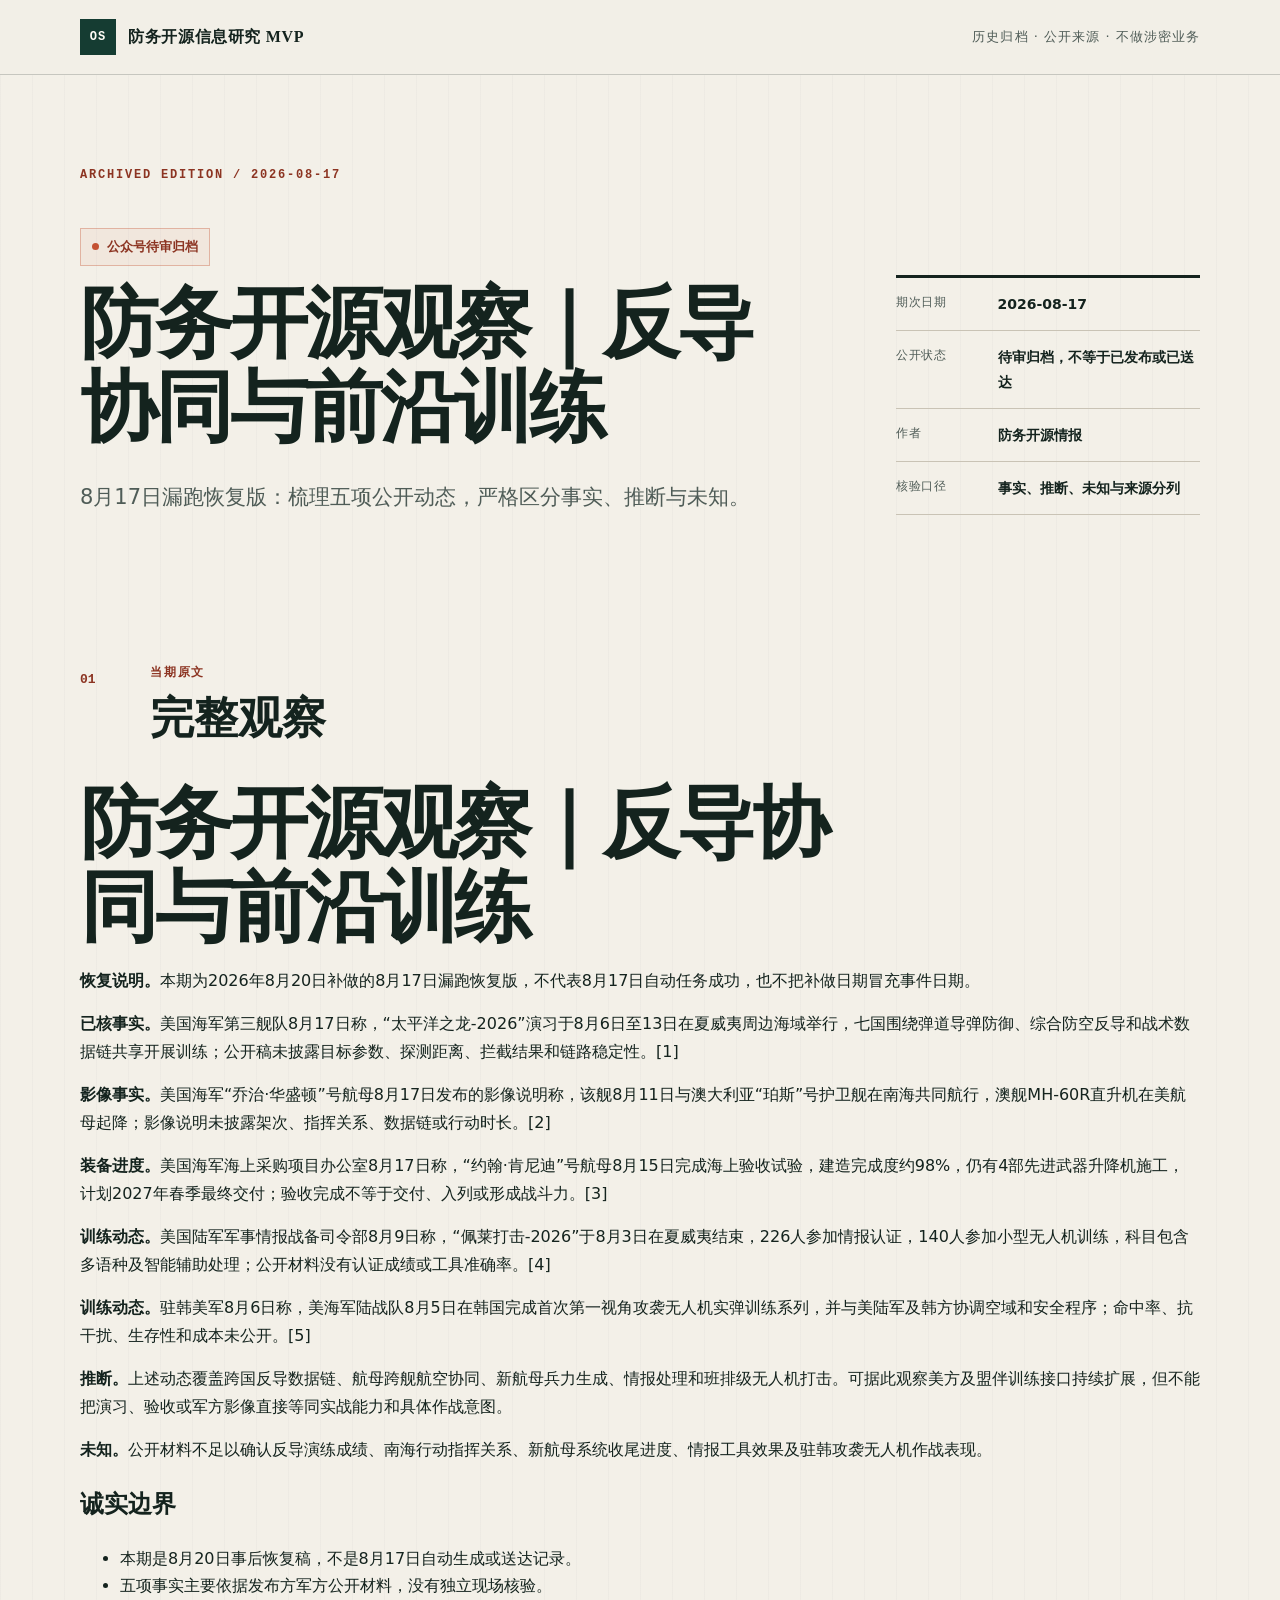
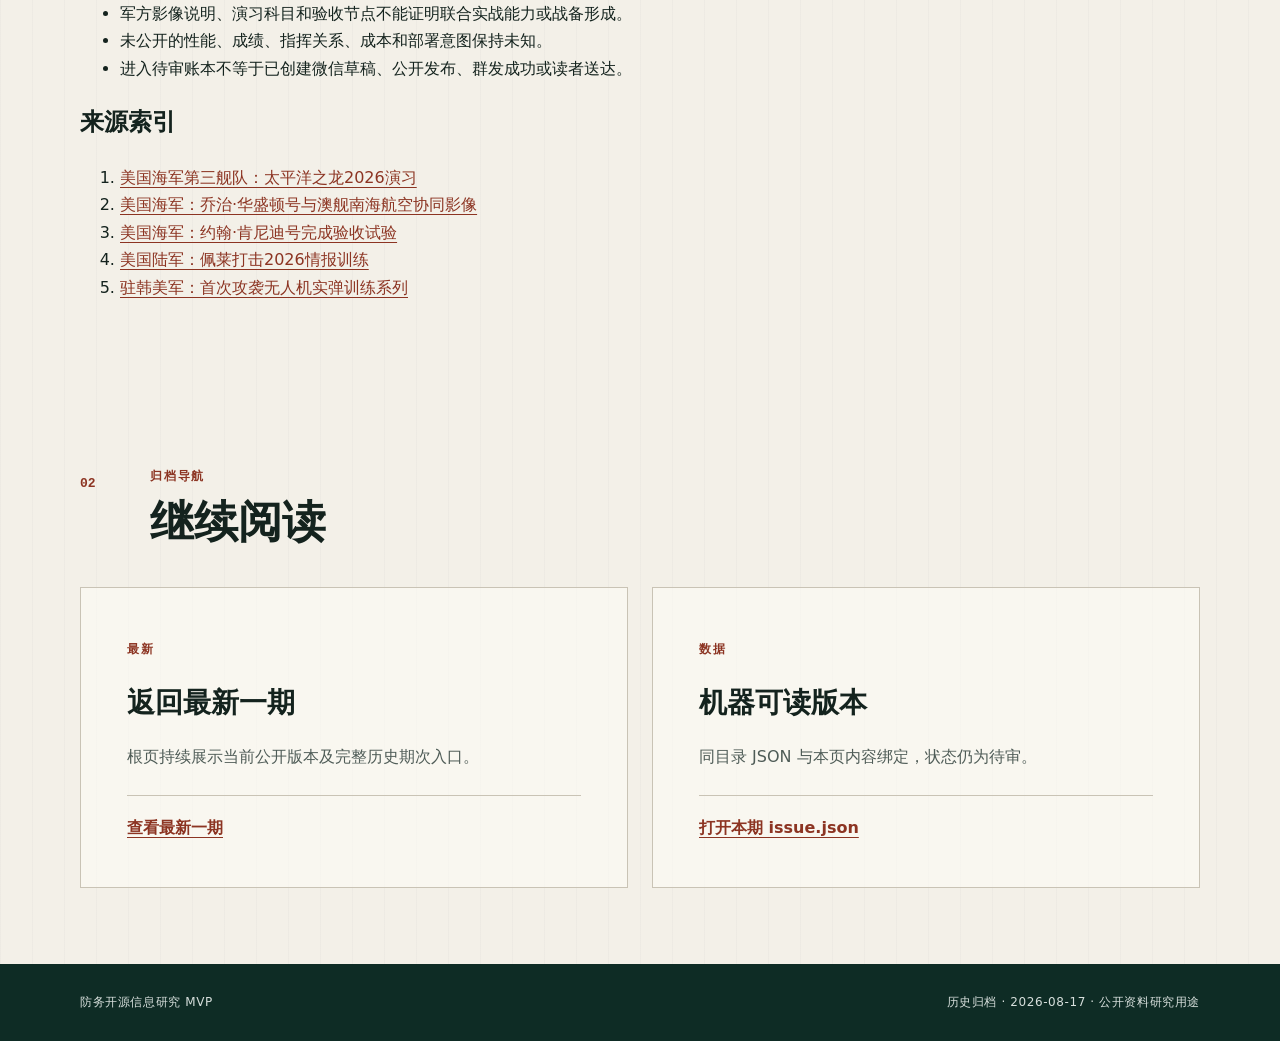
<file: editions/2026-08-17/index.html>
<!doctype html>
<html lang="zh-CN">
<head>
  <meta charset="utf-8">
  <meta name="viewport" content="width=device-width, initial-scale=1">
  <meta name="description" content="8月17日漏跑恢复版：梳理五项公开动态，严格区分事实、推断与未知。">
  <meta name="referrer" content="no-referrer">
  <meta http-equiv="Content-Security-Policy" content="default-src 'none'; style-src 'self'; img-src 'self' data:; base-uri 'none'; form-action 'none'; object-src 'none'; upgrade-insecure-requests">
  <title>防务开源观察｜反导协同与前沿训练｜防务开源信息研究 MVP</title>
  <link rel="icon" href="data:,">
  <link rel="stylesheet" href="../../assets/site.css">
</head>
<body>
  <header class="site-header">
    <div class="shell header-inner">
      <div class="wordmark" aria-label="防务开源信息研究 MVP">
        <span class="wordmark-mark" aria-hidden="true">OS</span>
        <span>防务开源信息研究 MVP</span>
      </div>
      <span class="header-note">历史归档 · 公开来源 · 不做涉密业务</span>
    </div>
  </header>
  <main id="main">
    <section class="hero shell" aria-labelledby="edition-title">
      <div class="eyebrow">ARCHIVED EDITION / 2026-08-17</div>
      <div class="hero-grid">
        <div>
          <p class="status-line"><span class="status-dot" aria-hidden="true"></span>公众号待审归档</p>
          <h1 id="edition-title">防务开源观察｜反导协同与前沿训练</h1>
          <p class="hero-deck">8月17日漏跑恢复版：梳理五项公开动态，严格区分事实、推断与未知。</p>
        </div>
        <dl class="edition-meta">
          <div><dt>期次日期</dt><dd>2026-08-17</dd></div>
          <div><dt>公开状态</dt><dd>待审归档，不等于已发布或已送达</dd></div>
          <div><dt>作者</dt><dd>防务开源情报</dd></div>
          <div><dt>核验口径</dt><dd>事实、推断、未知与来源分列</dd></div>
        </dl>
      </div>
    </section>
    <section class="sources shell" aria-labelledby="content-title">
      <div class="section-heading">
        <span>01</span>
        <div><p class="kicker">当期原文</p><h2 id="content-title">完整观察</h2></div>
      </div>
      <article class="issue-content">
<h1>防务开源观察｜反导协同与前沿训练</h1><p><strong>恢复说明。</strong>本期为2026年8月20日补做的8月17日漏跑恢复版，不代表8月17日自动任务成功，也不把补做日期冒充事件日期。</p><p><strong>已核事实。</strong>美国海军第三舰队8月17日称，“太平洋之龙-2026”演习于8月6日至13日在夏威夷周边海域举行，七国围绕弹道导弹防御、综合防空反导和战术数据链共享开展训练；公开稿未披露目标参数、探测距离、拦截结果和链路稳定性。[1]</p><p><strong>影像事实。</strong>美国海军“乔治·华盛顿”号航母8月17日发布的影像说明称，该舰8月11日与澳大利亚“珀斯”号护卫舰在南海共同航行，澳舰MH-60R直升机在美航母起降；影像说明未披露架次、指挥关系、数据链或行动时长。[2]</p><p><strong>装备进度。</strong>美国海军海上采购项目办公室8月17日称，“约翰·肯尼迪”号航母8月15日完成海上验收试验，建造完成度约98%，仍有4部先进武器升降机施工，计划2027年春季最终交付；验收完成不等于交付、入列或形成战斗力。[3]</p><p><strong>训练动态。</strong>美国陆军军事情报战备司令部8月9日称，“佩莱打击-2026”于8月3日在夏威夷结束，226人参加情报认证，140人参加小型无人机训练，科目包含多语种及智能辅助处理；公开材料没有认证成绩或工具准确率。[4]</p><p><strong>训练动态。</strong>驻韩美军8月6日称，美海军陆战队8月5日在韩国完成首次第一视角攻袭无人机实弹训练系列，并与美陆军及韩方协调空域和安全程序；命中率、抗干扰、生存性和成本未公开。[5]</p><p><strong>推断。</strong>上述动态覆盖跨国反导数据链、航母跨舰航空协同、新航母兵力生成、情报处理和班排级无人机打击。可据此观察美方及盟伴训练接口持续扩展，但不能把演习、验收或军方影像直接等同实战能力和具体作战意图。</p><p><strong>未知。</strong>公开材料不足以确认反导演练成绩、南海行动指挥关系、新航母系统收尾进度、情报工具效果及驻韩攻袭无人机作战表现。</p><h2>诚实边界</h2><ul><li>本期是8月20日事后恢复稿，不是8月17日自动生成或送达记录。</li><li>五项事实主要依据发布方军方公开材料，没有独立现场核验。</li><li>军方影像说明、演习科目和验收节点不能证明联合实战能力或战备形成。</li><li>未公开的性能、成绩、指挥关系、成本和部署意图保持未知。</li><li>进入待审账本不等于已创建微信草稿、公开发布、群发成功或读者送达。</li></ul><h2>来源索引</h2><ol><li><a href="https://www.dvidshub.net/news/572550/us-allies-partners-executed-pacific-dragon-2026-exercise">美国海军第三舰队：太平洋之龙2026演习</a></li><li><a href="https://www.dvidshub.net/image/9871852/gw-conducts-flight-operations-south-china-sea-with-ran">美国海军：乔治·华盛顿号与澳舰南海航空协同影像</a></li><li><a href="https://www.dvidshub.net/news/572594/future-uss-john-f-kennedy-completes-acceptance-trials">美国海军：约翰·肯尼迪号完成验收试验</a></li><li><a href="https://www.dvidshub.net/news/571616/pele-strike-2026-strengthens-military-intelligence-readiness-hawaii">美国陆军：佩莱打击2026情报训练</a></li><li><a href="https://www.usfk.mil/Media/Newsroom/News/Article/4565877/marines-make-history-with-first-attack-drone-live-fire-series-in-south-korea/">驻韩美军：首次攻袭无人机实弹训练系列</a></li></ol>
      </article>
    </section>
    <section class="audiences shell" aria-labelledby="navigation-title">
      <div class="section-heading">
        <span>02</span>
        <div><p class="kicker">归档导航</p><h2 id="navigation-title">继续阅读</h2></div>
      </div>
      <div class="audience-grid">
        <article class="audience-card">
          <span class="audience-label">最新</span>
          <h3>返回最新一期</h3>
          <p>根页持续展示当前公开版本及完整历史期次入口。</p>
          <p class="cta-state"><a href="../../">查看最新一期</a></p>
        </article>
        <article class="audience-card">
          <span class="audience-label">数据</span>
          <h3>机器可读版本</h3>
          <p>同目录 JSON 与本页内容绑定，状态仍为待审。</p>
          <p class="cta-state"><a href="issue.json">打开本期 issue.json</a></p>
        </article>
      </div>
    </section>
  </main>
  <footer class="site-footer">
    <div class="shell"><p>防务开源信息研究 MVP</p><p>历史归档 · 2026-08-17 · 公开资料研究用途</p></div>
  </footer>
</body>
</html>
</file>
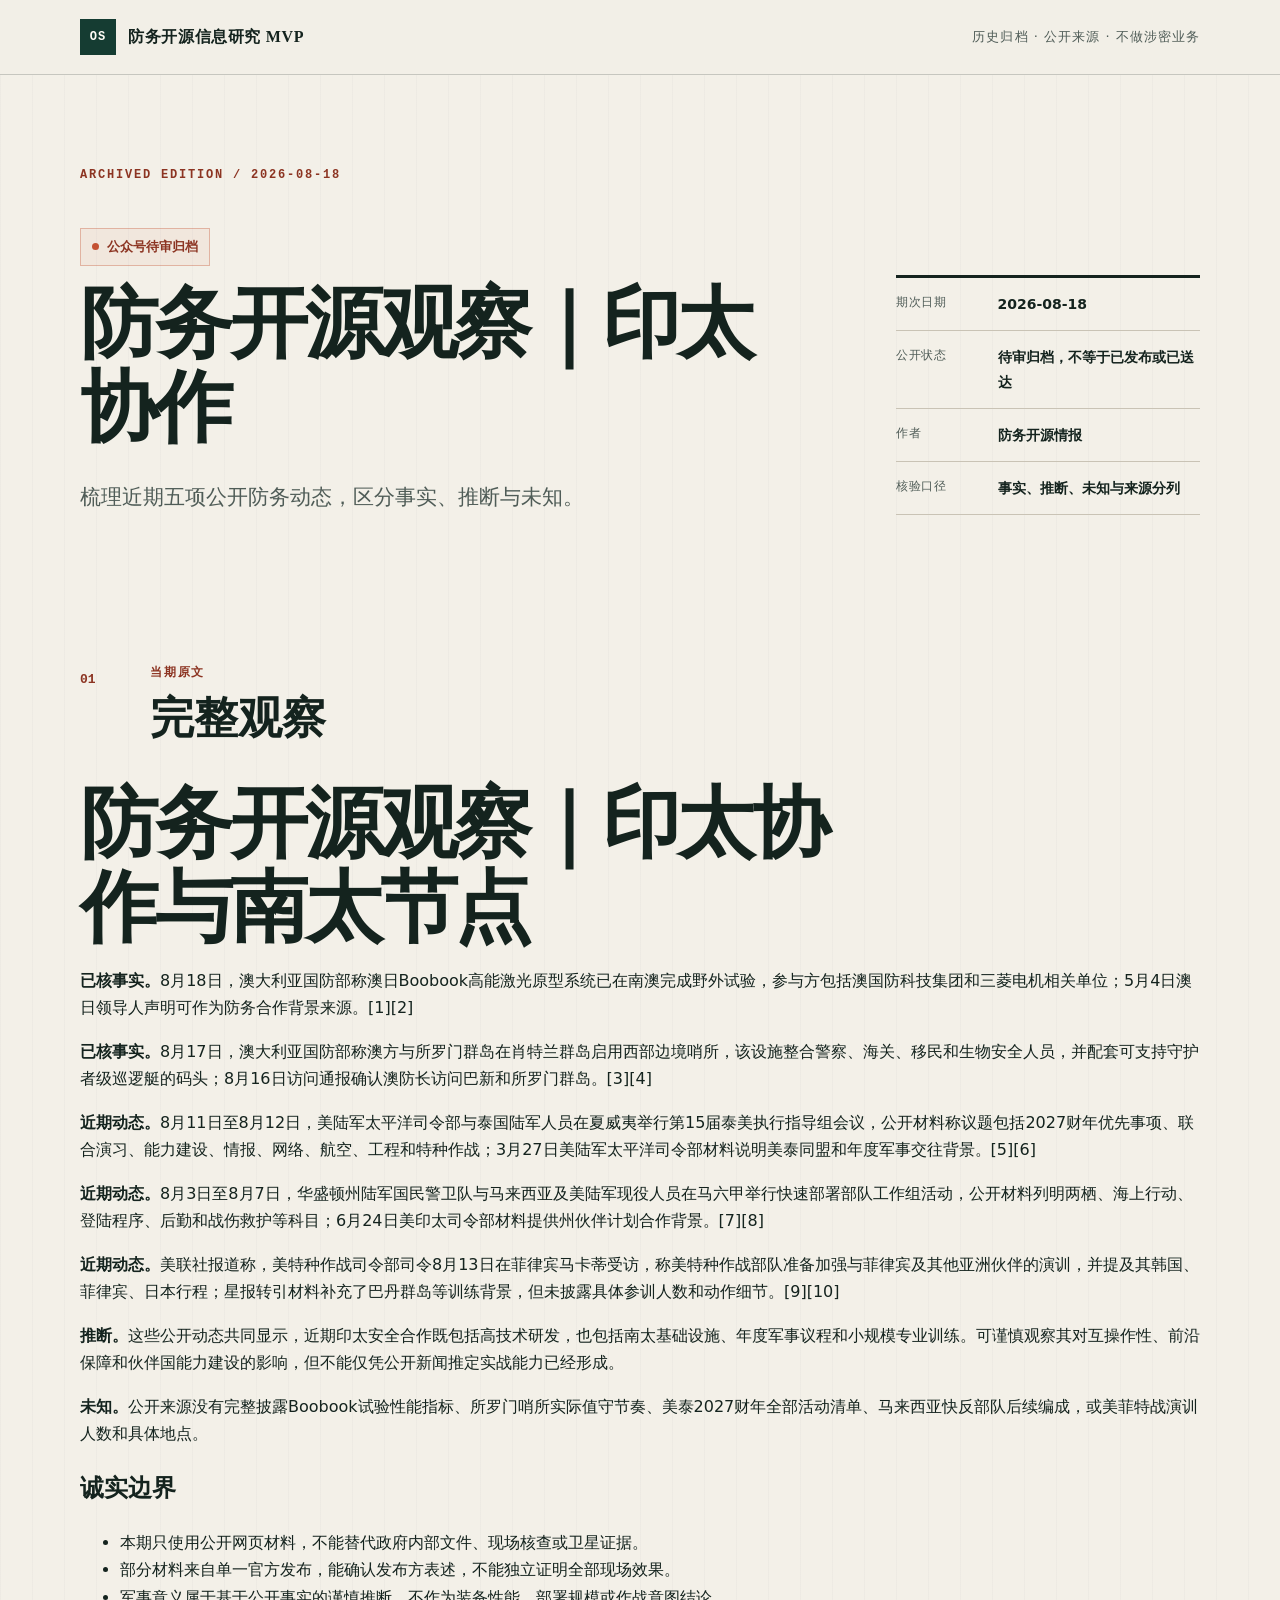
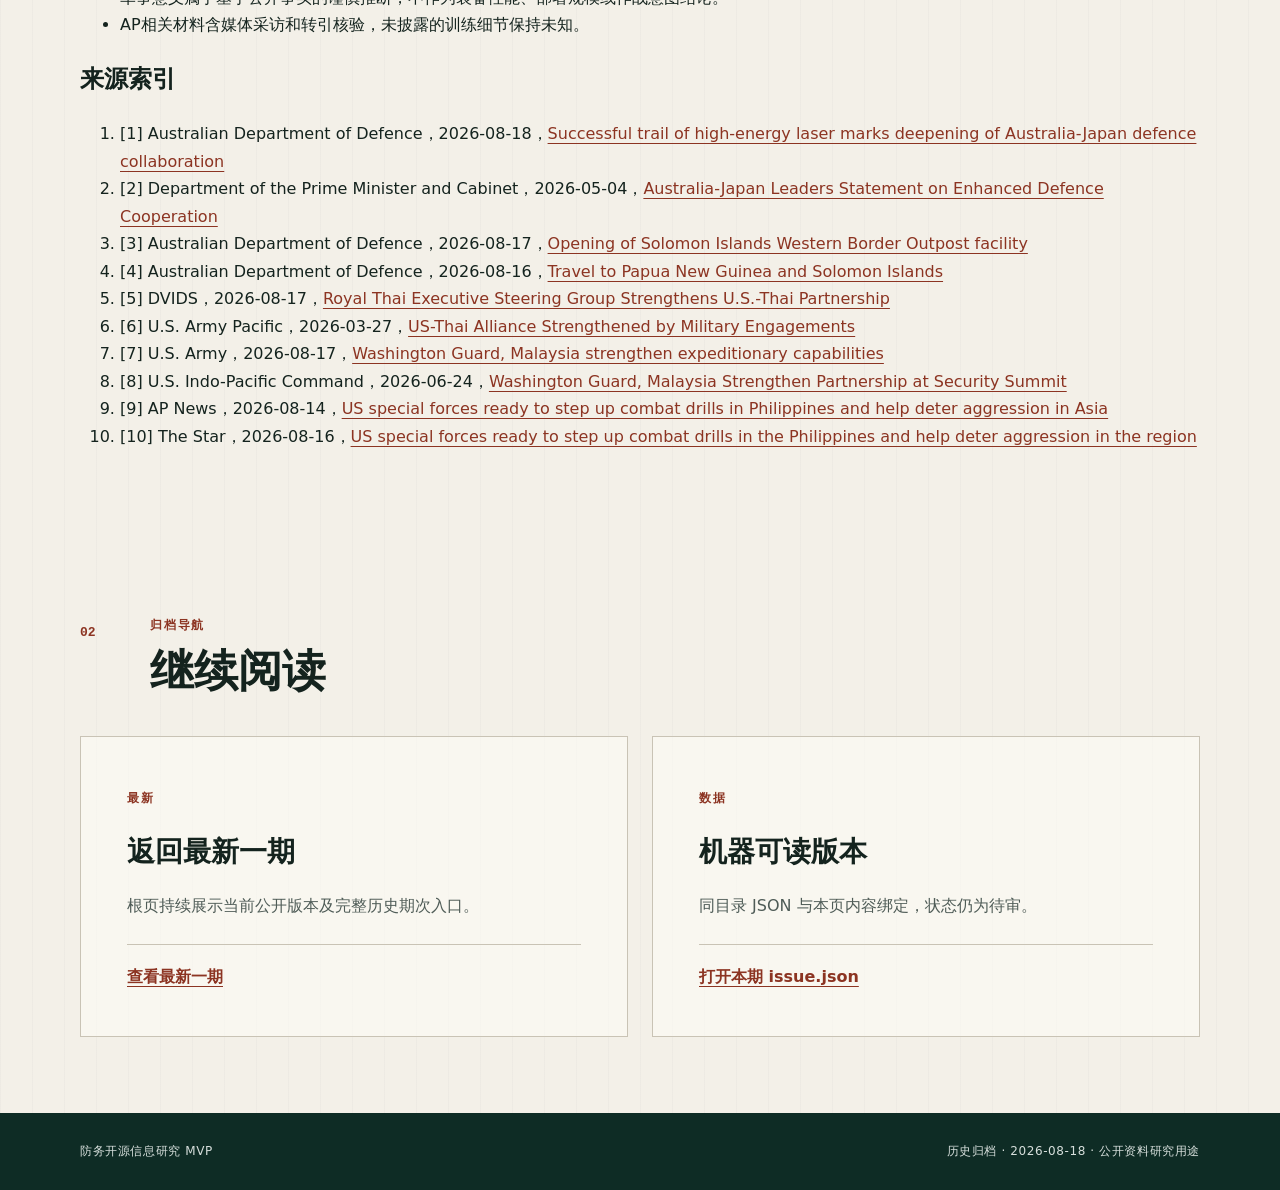
<file: editions/2026-08-18/index.html>
<!doctype html>
<html lang="zh-CN">
<head>
  <meta charset="utf-8">
  <meta name="viewport" content="width=device-width, initial-scale=1">
  <meta name="description" content="梳理近期五项公开防务动态，区分事实、推断与未知。">
  <meta name="referrer" content="no-referrer">
  <meta http-equiv="Content-Security-Policy" content="default-src 'none'; style-src 'self'; img-src 'self' data:; base-uri 'none'; form-action 'none'; object-src 'none'; upgrade-insecure-requests">
  <title>防务开源观察｜印太协作｜防务开源信息研究 MVP</title>
  <link rel="icon" href="data:,">
  <link rel="stylesheet" href="../../assets/site.css">
</head>
<body>
  <header class="site-header">
    <div class="shell header-inner">
      <div class="wordmark" aria-label="防务开源信息研究 MVP">
        <span class="wordmark-mark" aria-hidden="true">OS</span>
        <span>防务开源信息研究 MVP</span>
      </div>
      <span class="header-note">历史归档 · 公开来源 · 不做涉密业务</span>
    </div>
  </header>
  <main id="main">
    <section class="hero shell" aria-labelledby="edition-title">
      <div class="eyebrow">ARCHIVED EDITION / 2026-08-18</div>
      <div class="hero-grid">
        <div>
          <p class="status-line"><span class="status-dot" aria-hidden="true"></span>公众号待审归档</p>
          <h1 id="edition-title">防务开源观察｜印太协作</h1>
          <p class="hero-deck">梳理近期五项公开防务动态，区分事实、推断与未知。</p>
        </div>
        <dl class="edition-meta">
          <div><dt>期次日期</dt><dd>2026-08-18</dd></div>
          <div><dt>公开状态</dt><dd>待审归档，不等于已发布或已送达</dd></div>
          <div><dt>作者</dt><dd>防务开源情报</dd></div>
          <div><dt>核验口径</dt><dd>事实、推断、未知与来源分列</dd></div>
        </dl>
      </div>
    </section>
    <section class="sources shell" aria-labelledby="content-title">
      <div class="section-heading">
        <span>01</span>
        <div><p class="kicker">当期原文</p><h2 id="content-title">完整观察</h2></div>
      </div>
      <article class="issue-content">
<h1>防务开源观察｜印太协作与南太节点</h1><p><strong>已核事实。</strong>8月18日，澳大利亚国防部称澳日Boobook高能激光原型系统已在南澳完成野外试验，参与方包括澳国防科技集团和三菱电机相关单位；5月4日澳日领导人声明可作为防务合作背景来源。[1][2]</p><p><strong>已核事实。</strong>8月17日，澳大利亚国防部称澳方与所罗门群岛在肖特兰群岛启用西部边境哨所，该设施整合警察、海关、移民和生物安全人员，并配套可支持守护者级巡逻艇的码头；8月16日访问通报确认澳防长访问巴新和所罗门群岛。[3][4]</p><p><strong>近期动态。</strong>8月11日至8月12日，美陆军太平洋司令部与泰国陆军人员在夏威夷举行第15届泰美执行指导组会议，公开材料称议题包括2027财年优先事项、联合演习、能力建设、情报、网络、航空、工程和特种作战；3月27日美陆军太平洋司令部材料说明美泰同盟和年度军事交往背景。[5][6]</p><p><strong>近期动态。</strong>8月3日至8月7日，华盛顿州陆军国民警卫队与马来西亚及美陆军现役人员在马六甲举行快速部署部队工作组活动，公开材料列明两栖、海上行动、登陆程序、后勤和战伤救护等科目；6月24日美印太司令部材料提供州伙伴计划合作背景。[7][8]</p><p><strong>近期动态。</strong>美联社报道称，美特种作战司令部司令8月13日在菲律宾马卡蒂受访，称美特种作战部队准备加强与菲律宾及其他亚洲伙伴的演训，并提及其韩国、菲律宾、日本行程；星报转引材料补充了巴丹群岛等训练背景，但未披露具体参训人数和动作细节。[9][10]</p><p><strong>推断。</strong>这些公开动态共同显示，近期印太安全合作既包括高技术研发，也包括南太基础设施、年度军事议程和小规模专业训练。可谨慎观察其对互操作性、前沿保障和伙伴国能力建设的影响，但不能仅凭公开新闻推定实战能力已经形成。</p><p><strong>未知。</strong>公开来源没有完整披露Boobook试验性能指标、所罗门哨所实际值守节奏、美泰2027财年全部活动清单、马来西亚快反部队后续编成，或美菲特战演训人数和具体地点。</p><h2>诚实边界</h2><ul><li>本期只使用公开网页材料，不能替代政府内部文件、现场核查或卫星证据。</li><li>部分材料来自单一官方发布，能确认发布方表述，不能独立证明全部现场效果。</li><li>军事意义属于基于公开事实的谨慎推断，不作为装备性能、部署规模或作战意图结论。</li><li>AP相关材料含媒体采访和转引核验，未披露的训练细节保持未知。</li></ul><h2>来源索引</h2><ol><li>[1] Australian Department of Defence，2026-08-18，<a href="https://www.minister.defence.gov.au/media-releases/2026-08-18/successful-trail-high-energy-laser-marks-deepening-australia-japan-defence-collaboration">Successful trail of high-energy laser marks deepening of Australia-Japan defence collaboration</a></li><li>[2] Department of the Prime Minister and Cabinet，2026-05-04，<a href="https://www.pmc.gov.au/resources/australia-japan-leaders-statement-on-enhanced-defence-cooperation">Australia-Japan Leaders Statement on Enhanced Defence Cooperation</a></li><li>[3] Australian Department of Defence，2026-08-17，<a href="https://www.minister.defence.gov.au/media-releases/2026-08-17/opening-solomon-islands-western-border-outpost-facility">Opening of Solomon Islands Western Border Outpost facility</a></li><li>[4] Australian Department of Defence，2026-08-16，<a href="https://www.minister.defence.gov.au/media-releases/2026-08-16/travel-papua-new-guinea-and-solomon-islands">Travel to Papua New Guinea and Solomon Islands</a></li><li>[5] DVIDS，2026-08-17，<a href="https://www.dvidshub.net/news/572621/royal-thai-executive-steering-group-strengthens-us-thai-partnership">Royal Thai Executive Steering Group Strengthens U.S.-Thai Partnership</a></li><li>[6] U.S. Army Pacific，2026-03-27，<a href="https://www.usarpac.army.mil/Our-Story/Our-News/Article-Display/Article/4446645/us-thai-alliance-strengthened-by-military-engagements/">US-Thai Alliance Strengthened by Military Engagements</a></li><li>[7] U.S. Army，2026-08-17，<a href="https://www.army.mil/article/294684/washington_guard_malaysia_strengthen_expeditionary_capabilities">Washington Guard, Malaysia strengthen expeditionary capabilities</a></li><li>[8] U.S. Indo-Pacific Command，2026-06-24，<a href="https://www.pacom.mil/Media/News/News-Articles/Article/4526051/washington-guard-malaysia-strengthen-partnership-at-security-summit/">Washington Guard, Malaysia Strengthen Partnership at Security Summit</a></li><li>[9] AP News，2026-08-14，<a href="https://apnews.com/article/philippines-admiral-frank-bradley-us-special-forces-1bb2dd7783be2b82928e98ecea432110">US special forces ready to step up combat drills in Philippines and help deter aggression in Asia</a></li><li>[10] The Star，2026-08-16，<a href="https://www.thestar.com.my/aseanplus/aseanplus-news/2026/08/16/us-special-forces-ready-to-step-up-combat-drills-in-the-philippines-and-help-deter-aggression-in-the-region">US special forces ready to step up combat drills in the Philippines and help deter aggression in the region</a></li></ol>
      </article>
    </section>
    <section class="audiences shell" aria-labelledby="navigation-title">
      <div class="section-heading">
        <span>02</span>
        <div><p class="kicker">归档导航</p><h2 id="navigation-title">继续阅读</h2></div>
      </div>
      <div class="audience-grid">
        <article class="audience-card">
          <span class="audience-label">最新</span>
          <h3>返回最新一期</h3>
          <p>根页持续展示当前公开版本及完整历史期次入口。</p>
          <p class="cta-state"><a href="../../">查看最新一期</a></p>
        </article>
        <article class="audience-card">
          <span class="audience-label">数据</span>
          <h3>机器可读版本</h3>
          <p>同目录 JSON 与本页内容绑定，状态仍为待审。</p>
          <p class="cta-state"><a href="issue.json">打开本期 issue.json</a></p>
        </article>
      </div>
    </section>
  </main>
  <footer class="site-footer">
    <div class="shell"><p>防务开源信息研究 MVP</p><p>历史归档 · 2026-08-18 · 公开资料研究用途</p></div>
  </footer>
</body>
</html>
</file>
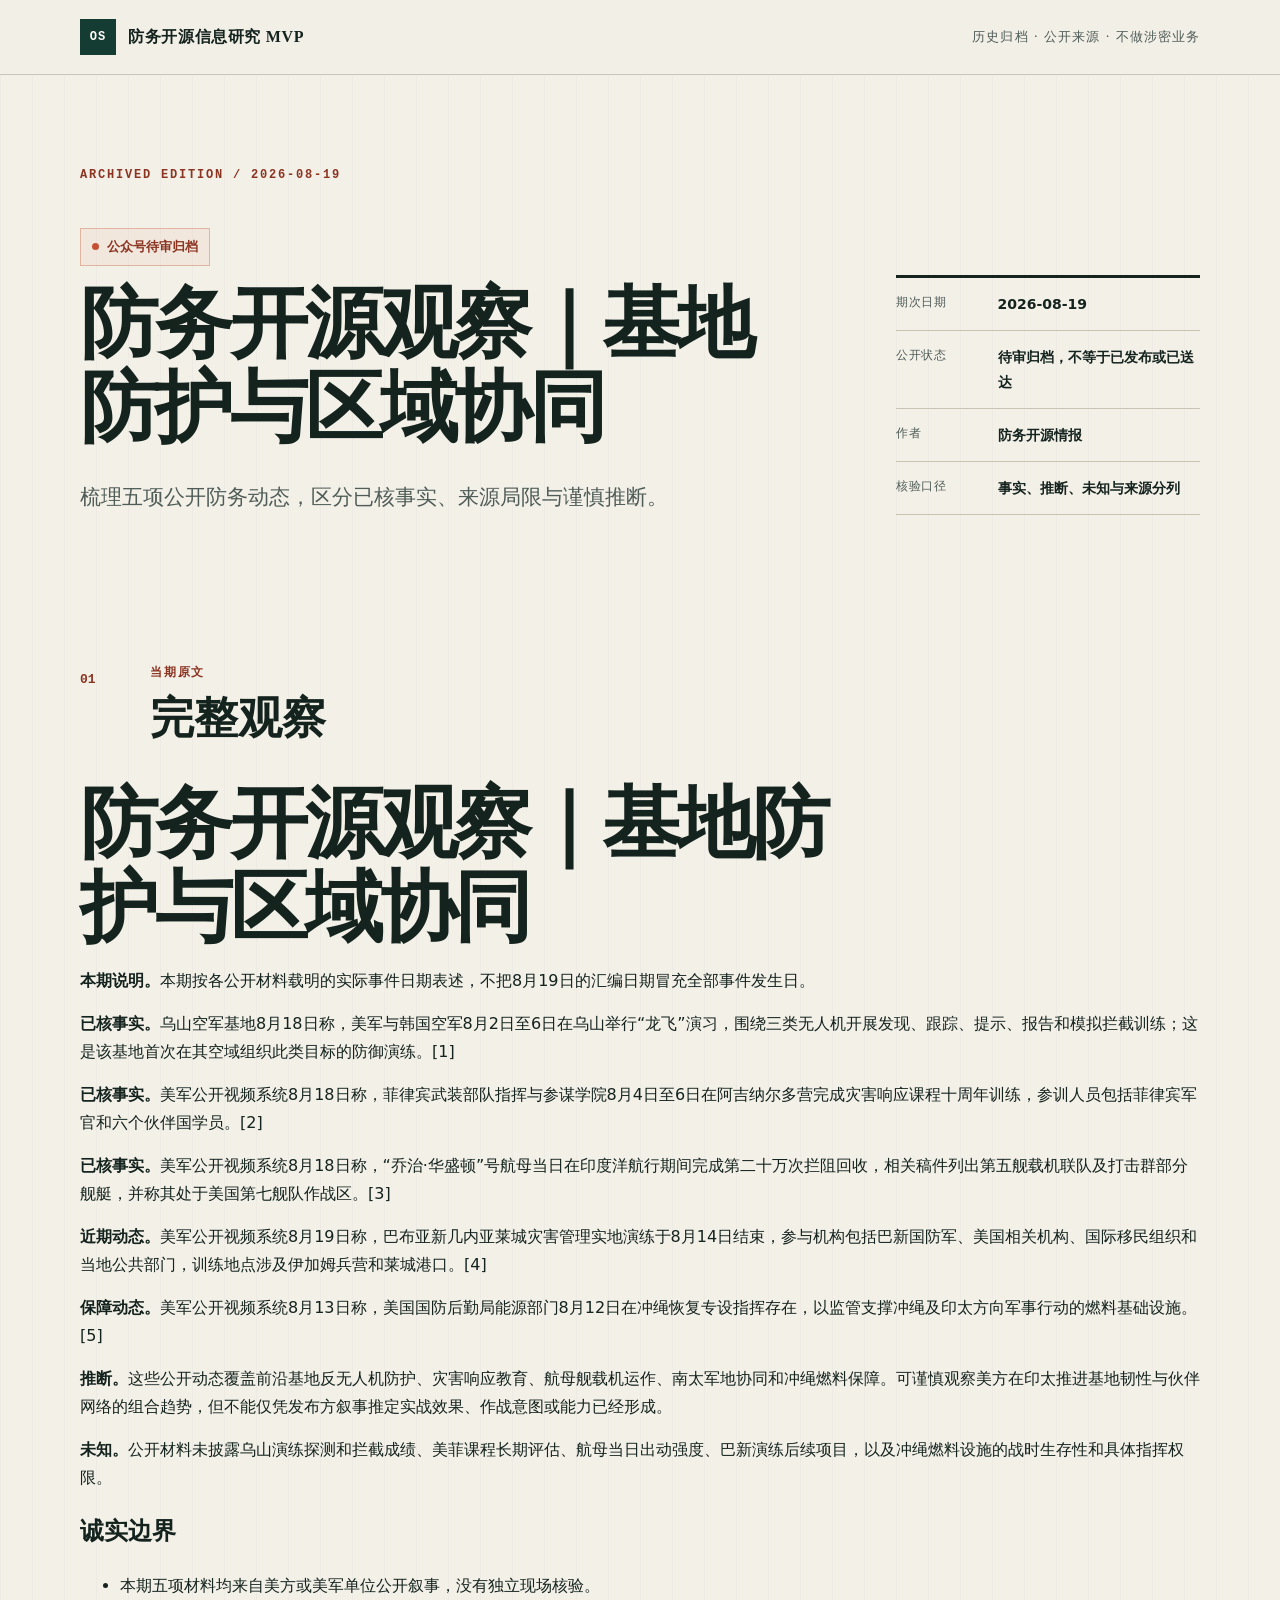
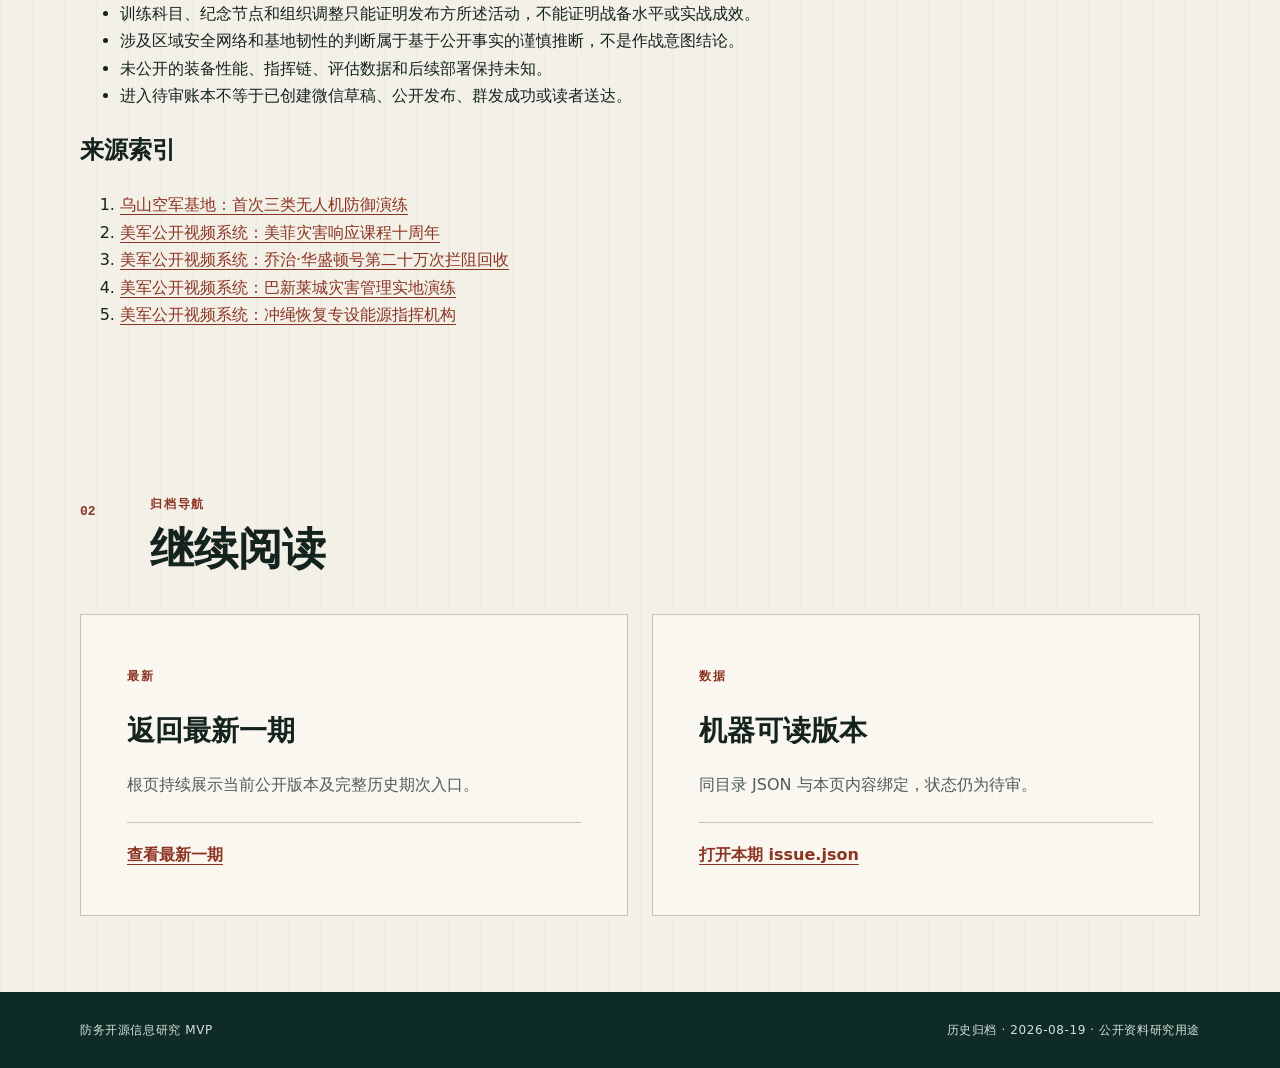
<file: editions/2026-08-19/index.html>
<!doctype html>
<html lang="zh-CN">
<head>
  <meta charset="utf-8">
  <meta name="viewport" content="width=device-width, initial-scale=1">
  <meta name="description" content="梳理五项公开防务动态，区分已核事实、来源局限与谨慎推断。">
  <meta name="referrer" content="no-referrer">
  <meta http-equiv="Content-Security-Policy" content="default-src 'none'; style-src 'self'; img-src 'self' data:; base-uri 'none'; form-action 'none'; object-src 'none'; upgrade-insecure-requests">
  <title>防务开源观察｜基地防护与区域协同｜防务开源信息研究 MVP</title>
  <link rel="icon" href="data:,">
  <link rel="stylesheet" href="../../assets/site.css">
</head>
<body>
  <header class="site-header">
    <div class="shell header-inner">
      <div class="wordmark" aria-label="防务开源信息研究 MVP">
        <span class="wordmark-mark" aria-hidden="true">OS</span>
        <span>防务开源信息研究 MVP</span>
      </div>
      <span class="header-note">历史归档 · 公开来源 · 不做涉密业务</span>
    </div>
  </header>
  <main id="main">
    <section class="hero shell" aria-labelledby="edition-title">
      <div class="eyebrow">ARCHIVED EDITION / 2026-08-19</div>
      <div class="hero-grid">
        <div>
          <p class="status-line"><span class="status-dot" aria-hidden="true"></span>公众号待审归档</p>
          <h1 id="edition-title">防务开源观察｜基地防护与区域协同</h1>
          <p class="hero-deck">梳理五项公开防务动态，区分已核事实、来源局限与谨慎推断。</p>
        </div>
        <dl class="edition-meta">
          <div><dt>期次日期</dt><dd>2026-08-19</dd></div>
          <div><dt>公开状态</dt><dd>待审归档，不等于已发布或已送达</dd></div>
          <div><dt>作者</dt><dd>防务开源情报</dd></div>
          <div><dt>核验口径</dt><dd>事实、推断、未知与来源分列</dd></div>
        </dl>
      </div>
    </section>
    <section class="sources shell" aria-labelledby="content-title">
      <div class="section-heading">
        <span>01</span>
        <div><p class="kicker">当期原文</p><h2 id="content-title">完整观察</h2></div>
      </div>
      <article class="issue-content">
<h1>防务开源观察｜基地防护与区域协同</h1><p><strong>本期说明。</strong>本期按各公开材料载明的实际事件日期表述，不把8月19日的汇编日期冒充全部事件发生日。</p><p><strong>已核事实。</strong>乌山空军基地8月18日称，美军与韩国空军8月2日至6日在乌山举行“龙飞”演习，围绕三类无人机开展发现、跟踪、提示、报告和模拟拦截训练；这是该基地首次在其空域组织此类目标的防御演练。[1]</p><p><strong>已核事实。</strong>美军公开视频系统8月18日称，菲律宾武装部队指挥与参谋学院8月4日至6日在阿吉纳尔多营完成灾害响应课程十周年训练，参训人员包括菲律宾军官和六个伙伴国学员。[2]</p><p><strong>已核事实。</strong>美军公开视频系统8月18日称，“乔治·华盛顿”号航母当日在印度洋航行期间完成第二十万次拦阻回收，相关稿件列出第五舰载机联队及打击群部分舰艇，并称其处于美国第七舰队作战区。[3]</p><p><strong>近期动态。</strong>美军公开视频系统8月19日称，巴布亚新几内亚莱城灾害管理实地演练于8月14日结束，参与机构包括巴新国防军、美国相关机构、国际移民组织和当地公共部门，训练地点涉及伊加姆兵营和莱城港口。[4]</p><p><strong>保障动态。</strong>美军公开视频系统8月13日称，美国国防后勤局能源部门8月12日在冲绳恢复专设指挥存在，以监管支撑冲绳及印太方向军事行动的燃料基础设施。[5]</p><p><strong>推断。</strong>这些公开动态覆盖前沿基地反无人机防护、灾害响应教育、航母舰载机运作、南太军地协同和冲绳燃料保障。可谨慎观察美方在印太推进基地韧性与伙伴网络的组合趋势，但不能仅凭发布方叙事推定实战效果、作战意图或能力已经形成。</p><p><strong>未知。</strong>公开材料未披露乌山演练探测和拦截成绩、美菲课程长期评估、航母当日出动强度、巴新演练后续项目，以及冲绳燃料设施的战时生存性和具体指挥权限。</p><h2>诚实边界</h2><ul><li>本期五项材料均来自美方或美军单位公开叙事，没有独立现场核验。</li><li>训练科目、纪念节点和组织调整只能证明发布方所述活动，不能证明战备水平或实战成效。</li><li>涉及区域安全网络和基地韧性的判断属于基于公开事实的谨慎推断，不是作战意图结论。</li><li>未公开的装备性能、指挥链、评估数据和后续部署保持未知。</li><li>进入待审账本不等于已创建微信草稿、公开发布、群发成功或读者送达。</li></ul><h2>来源索引</h2><ol><li><a href="https://www.osan.af.mil/News/Article-Display/Article/4577174/dragon-flight-marks-osans-first-group-3-uas-defense-exercise/">乌山空军基地：首次三类无人机防御演练</a></li><li><a href="https://www.dvidshub.net/news/572687/united-states-and-philippines-reinforce-alliance-through-10-year-joint-military-disaster-response-program">美军公开视频系统：美菲灾害响应课程十周年</a></li><li><a href="https://www.dvidshub.net/news/572710/george-washington-celebrates-200000th-recovery">美军公开视频系统：乔治·华盛顿号第二十万次拦阻回收</a></li><li><a href="https://www.dvidshub.net/news/572721">美军公开视频系统：巴新莱城灾害管理实地演练</a></li><li><a href="https://www.dvidshub.net/news/572283/dla-energy-restores-dedicated-command-okinawa">美军公开视频系统：冲绳恢复专设能源指挥机构</a></li></ol>
      </article>
    </section>
    <section class="audiences shell" aria-labelledby="navigation-title">
      <div class="section-heading">
        <span>02</span>
        <div><p class="kicker">归档导航</p><h2 id="navigation-title">继续阅读</h2></div>
      </div>
      <div class="audience-grid">
        <article class="audience-card">
          <span class="audience-label">最新</span>
          <h3>返回最新一期</h3>
          <p>根页持续展示当前公开版本及完整历史期次入口。</p>
          <p class="cta-state"><a href="../../">查看最新一期</a></p>
        </article>
        <article class="audience-card">
          <span class="audience-label">数据</span>
          <h3>机器可读版本</h3>
          <p>同目录 JSON 与本页内容绑定，状态仍为待审。</p>
          <p class="cta-state"><a href="issue.json">打开本期 issue.json</a></p>
        </article>
      </div>
    </section>
  </main>
  <footer class="site-footer">
    <div class="shell"><p>防务开源信息研究 MVP</p><p>历史归档 · 2026-08-19 · 公开资料研究用途</p></div>
  </footer>
</body>
</html>
</file>
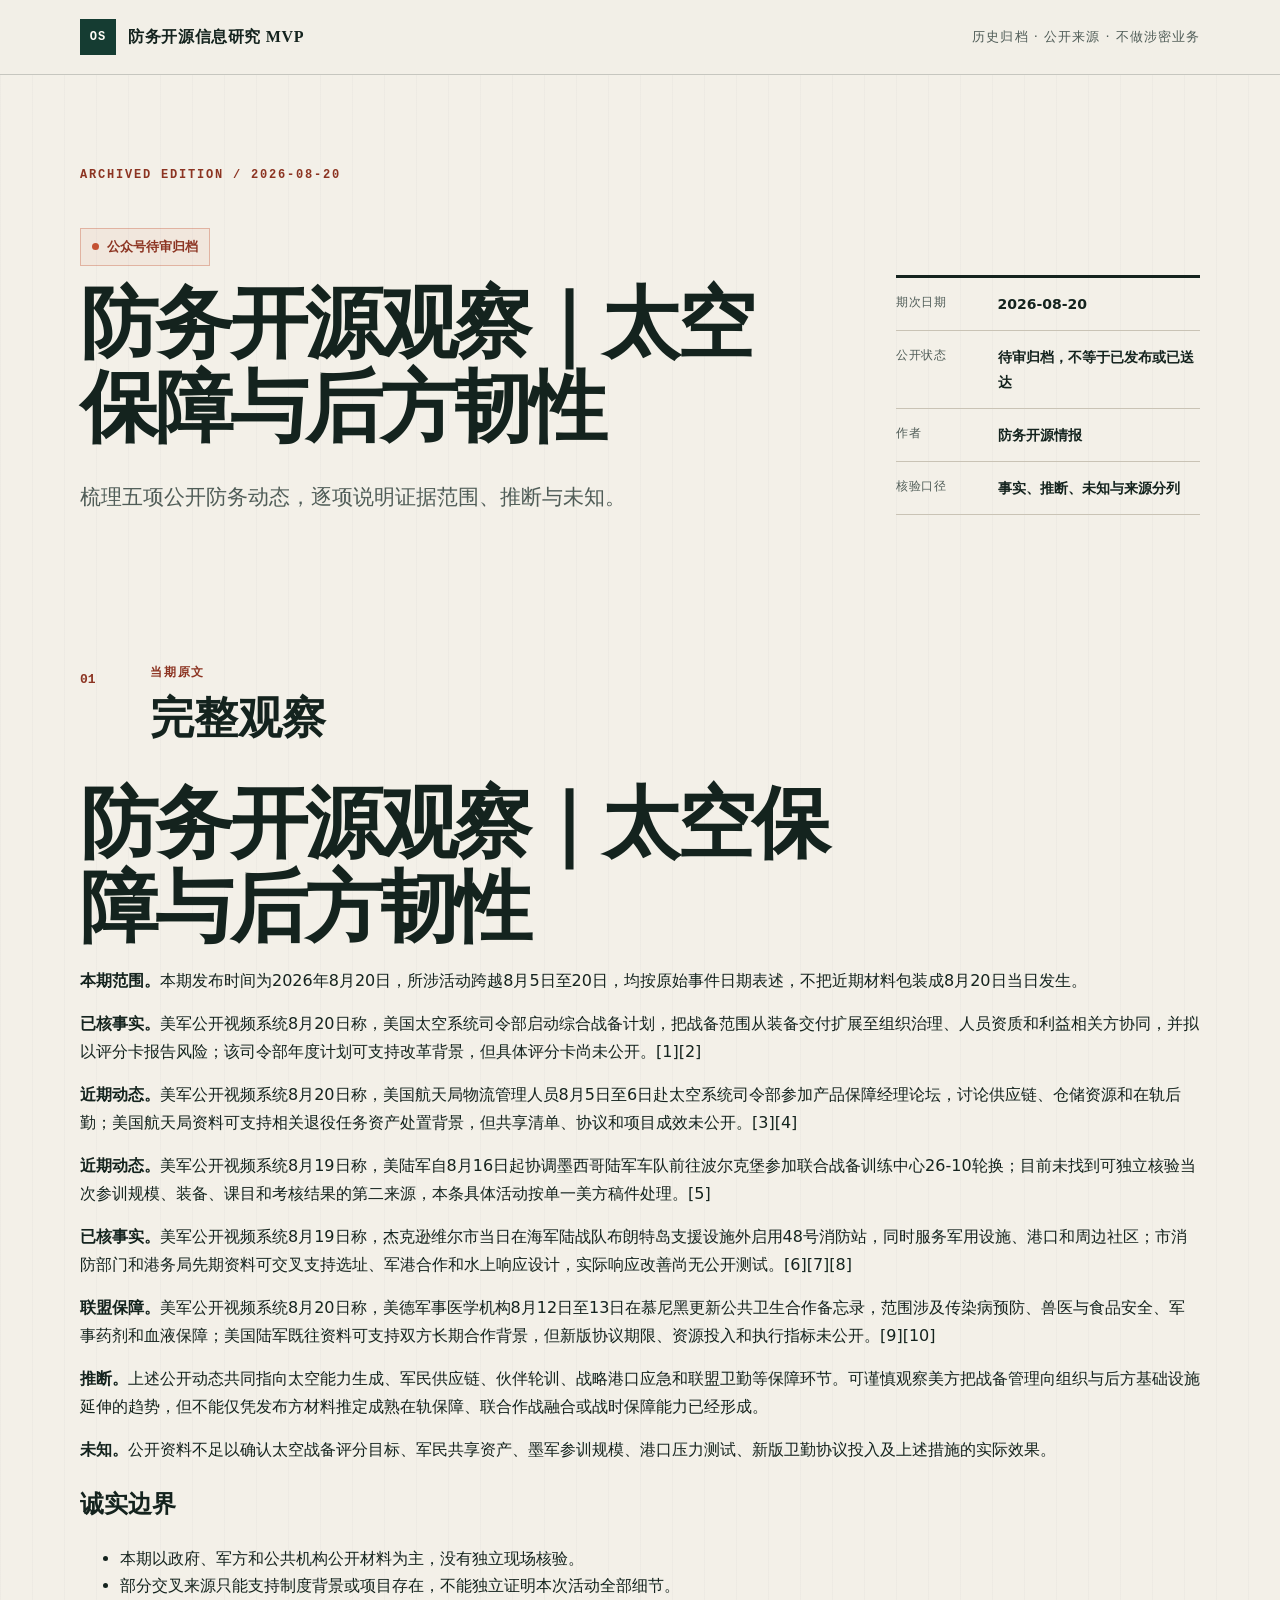
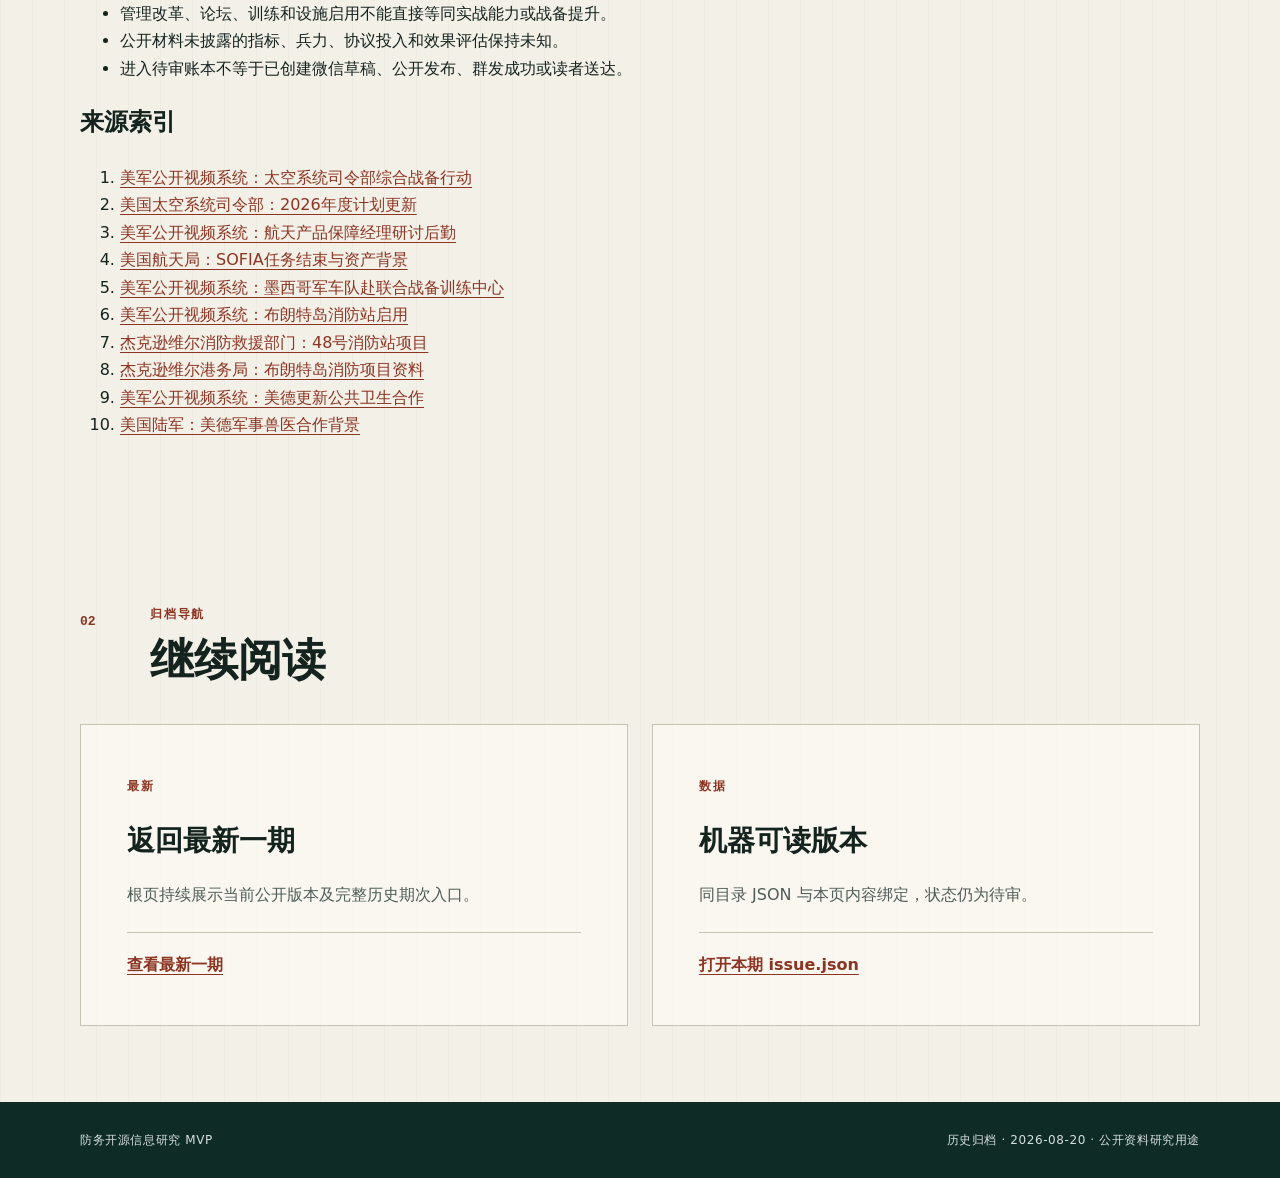
<file: editions/2026-08-20/index.html>
<!doctype html>
<html lang="zh-CN">
<head>
  <meta charset="utf-8">
  <meta name="viewport" content="width=device-width, initial-scale=1">
  <meta name="description" content="梳理五项公开防务动态，逐项说明证据范围、推断与未知。">
  <meta name="referrer" content="no-referrer">
  <meta http-equiv="Content-Security-Policy" content="default-src 'none'; style-src 'self'; img-src 'self' data:; base-uri 'none'; form-action 'none'; object-src 'none'; upgrade-insecure-requests">
  <title>防务开源观察｜太空保障与后方韧性｜防务开源信息研究 MVP</title>
  <link rel="icon" href="data:,">
  <link rel="stylesheet" href="../../assets/site.css">
</head>
<body>
  <header class="site-header">
    <div class="shell header-inner">
      <div class="wordmark" aria-label="防务开源信息研究 MVP">
        <span class="wordmark-mark" aria-hidden="true">OS</span>
        <span>防务开源信息研究 MVP</span>
      </div>
      <span class="header-note">历史归档 · 公开来源 · 不做涉密业务</span>
    </div>
  </header>
  <main id="main">
    <section class="hero shell" aria-labelledby="edition-title">
      <div class="eyebrow">ARCHIVED EDITION / 2026-08-20</div>
      <div class="hero-grid">
        <div>
          <p class="status-line"><span class="status-dot" aria-hidden="true"></span>公众号待审归档</p>
          <h1 id="edition-title">防务开源观察｜太空保障与后方韧性</h1>
          <p class="hero-deck">梳理五项公开防务动态，逐项说明证据范围、推断与未知。</p>
        </div>
        <dl class="edition-meta">
          <div><dt>期次日期</dt><dd>2026-08-20</dd></div>
          <div><dt>公开状态</dt><dd>待审归档，不等于已发布或已送达</dd></div>
          <div><dt>作者</dt><dd>防务开源情报</dd></div>
          <div><dt>核验口径</dt><dd>事实、推断、未知与来源分列</dd></div>
        </dl>
      </div>
    </section>
    <section class="sources shell" aria-labelledby="content-title">
      <div class="section-heading">
        <span>01</span>
        <div><p class="kicker">当期原文</p><h2 id="content-title">完整观察</h2></div>
      </div>
      <article class="issue-content">
<h1>防务开源观察｜太空保障与后方韧性</h1><p><strong>本期范围。</strong>本期发布时间为2026年8月20日，所涉活动跨越8月5日至20日，均按原始事件日期表述，不把近期材料包装成8月20日当日发生。</p><p><strong>已核事实。</strong>美军公开视频系统8月20日称，美国太空系统司令部启动综合战备计划，把战备范围从装备交付扩展至组织治理、人员资质和利益相关方协同，并拟以评分卡报告风险；该司令部年度计划可支持改革背景，但具体评分卡尚未公开。[1][2]</p><p><strong>近期动态。</strong>美军公开视频系统8月20日称，美国航天局物流管理人员8月5日至6日赴太空系统司令部参加产品保障经理论坛，讨论供应链、仓储资源和在轨后勤；美国航天局资料可支持相关退役任务资产处置背景，但共享清单、协议和项目成效未公开。[3][4]</p><p><strong>近期动态。</strong>美军公开视频系统8月19日称，美陆军自8月16日起协调墨西哥陆军车队前往波尔克堡参加联合战备训练中心26-10轮换；目前未找到可独立核验当次参训规模、装备、课目和考核结果的第二来源，本条具体活动按单一美方稿件处理。[5]</p><p><strong>已核事实。</strong>美军公开视频系统8月19日称，杰克逊维尔市当日在海军陆战队布朗特岛支援设施外启用48号消防站，同时服务军用设施、港口和周边社区；市消防部门和港务局先期资料可交叉支持选址、军港合作和水上响应设计，实际响应改善尚无公开测试。[6][7][8]</p><p><strong>联盟保障。</strong>美军公开视频系统8月20日称，美德军事医学机构8月12日至13日在慕尼黑更新公共卫生合作备忘录，范围涉及传染病预防、兽医与食品安全、军事药剂和血液保障；美国陆军既往资料可支持双方长期合作背景，但新版协议期限、资源投入和执行指标未公开。[9][10]</p><p><strong>推断。</strong>上述公开动态共同指向太空能力生成、军民供应链、伙伴轮训、战略港口应急和联盟卫勤等保障环节。可谨慎观察美方把战备管理向组织与后方基础设施延伸的趋势，但不能仅凭发布方材料推定成熟在轨保障、联合作战融合或战时保障能力已经形成。</p><p><strong>未知。</strong>公开资料不足以确认太空战备评分目标、军民共享资产、墨军参训规模、港口压力测试、新版卫勤协议投入及上述措施的实际效果。</p><h2>诚实边界</h2><ul><li>本期以政府、军方和公共机构公开材料为主，没有独立现场核验。</li><li>部分交叉来源只能支持制度背景或项目存在，不能独立证明本次活动全部细节。</li><li>管理改革、论坛、训练和设施启用不能直接等同实战能力或战备提升。</li><li>公开材料未披露的指标、兵力、协议投入和效果评估保持未知。</li><li>进入待审账本不等于已创建微信草稿、公开发布、群发成功或读者送达。</li></ul><h2>来源索引</h2><ol><li><a href="https://www.dvidshub.net/news/572796/redefining-readiness-inside-space-systems-commands-comprehensive-readiness-campaign">美军公开视频系统：太空系统司令部综合战备行动</a></li><li><a href="https://www.ssc.spaceforce.mil/Newsroom/Article/4385946/ssc-commander-releases-2026-commitments-command-plan-updates">美国太空系统司令部：2026年度计划更新</a></li><li><a href="https://www.dvidshub.net/news/572793/nasa-space-systems-command-product-support-managers-meet-discuss-logistics">美军公开视频系统：航天产品保障经理研讨后勤</a></li><li><a href="https://www.nasa.gov/centers-and-facilities/armstrong/nasa-partner-decide-to-conclude-sofia-mission/">美国航天局：SOFIA任务结束与资产背景</a></li><li><a href="https://www.dvidshub.net/news/572785/us-army-coordinates-safe-transit-mexican-military-convoy-joint-readiness-training-center-la">美军公开视频系统：墨西哥军车队赴联合战备训练中心</a></li><li><a href="https://www.dvidshub.net/news/572777/blount-island-fire-station-opens-bolstering-emergency-response-marines-and-port-operations">美军公开视频系统：布朗特岛消防站启用</a></li><li><a href="https://www.myjfrd.com/news/jfrd-breaks-ground-on-new-station-48-at-blount-island">杰克逊维尔消防救援部门：48号消防站项目</a></li><li><a href="https://www.jaxport.com/index.php?field-id=7&amp;form-id=4&amp;gf-download=2023%2F09%2FBoard.Packet.2023.09.28.pdf&amp;gv-iframe=true&amp;hash=42d72b599cc5ab5f92950180cfaebc2f3598e1b9ae006e2b716311106970a34a">杰克逊维尔港务局：布朗特岛消防项目资料</a></li><li><a href="https://www.dvidshub.net/news/572798/us-and-german-military-medical-commands-modernize-public-health-partnership">美军公开视频系统：美德更新公共卫生合作</a></li><li><a href="https://www.army.mil/article/266772/public_health_command_europe_hosts_68th_international_military_veterinary_symposium">美国陆军：美德军事兽医合作背景</a></li></ol>
      </article>
    </section>
    <section class="audiences shell" aria-labelledby="navigation-title">
      <div class="section-heading">
        <span>02</span>
        <div><p class="kicker">归档导航</p><h2 id="navigation-title">继续阅读</h2></div>
      </div>
      <div class="audience-grid">
        <article class="audience-card">
          <span class="audience-label">最新</span>
          <h3>返回最新一期</h3>
          <p>根页持续展示当前公开版本及完整历史期次入口。</p>
          <p class="cta-state"><a href="../../">查看最新一期</a></p>
        </article>
        <article class="audience-card">
          <span class="audience-label">数据</span>
          <h3>机器可读版本</h3>
          <p>同目录 JSON 与本页内容绑定，状态仍为待审。</p>
          <p class="cta-state"><a href="issue.json">打开本期 issue.json</a></p>
        </article>
      </div>
    </section>
  </main>
  <footer class="site-footer">
    <div class="shell"><p>防务开源信息研究 MVP</p><p>历史归档 · 2026-08-20 · 公开资料研究用途</p></div>
  </footer>
</body>
</html>
</file>
<file: assets/site.css>
:root {
  color-scheme: light;
  --ink: #14231e;
  --ink-soft: #4f5c57;
  --paper: #f3f0e8;
  --paper-deep: #e7e2d6;
  --line: #c9c3b5;
  --accent: #c45133;
  --accent-dark: #8c3422;
  --forest: #153c32;
  --white: #fffdf7;
  --shell: 1120px;
}

* { box-sizing: border-box; }

html { scroll-behavior: smooth; }

body {
  margin: 0;
  color: var(--ink);
  background:
    linear-gradient(90deg, rgba(20, 35, 30, .025) 1px, transparent 1px) 0 0 / 32px 32px,
    var(--paper);
  font-family: "Noto Sans SC", "Microsoft YaHei", system-ui, sans-serif;
  line-height: 1.72;
}

a {
  color: var(--accent-dark);
  text-underline-offset: .22em;
  text-decoration-thickness: 1px;
}

a:hover { color: var(--accent); }
a:focus-visible { outline: 3px solid var(--accent); outline-offset: 4px; }

.shell {
  width: min(calc(100% - 40px), var(--shell));
  margin-inline: auto;
}

.site-header {
  border-bottom: 1px solid rgba(20, 35, 30, .2);
  background: rgba(243, 240, 232, .96);
}

.header-inner {
  min-height: 74px;
  display: flex;
  align-items: center;
  justify-content: space-between;
  gap: 24px;
}

.wordmark {
  display: flex;
  align-items: center;
  gap: 12px;
  font-family: "Noto Serif SC", SimSun, serif;
  font-weight: 700;
  letter-spacing: .04em;
}

.wordmark-mark {
  display: grid;
  width: 36px;
  height: 36px;
  place-items: center;
  color: var(--white);
  background: var(--forest);
  font-family: ui-monospace, Consolas, monospace;
  font-size: 12px;
  letter-spacing: .08em;
}

.header-note {
  color: var(--ink-soft);
  font-size: 13px;
  letter-spacing: .08em;
}

.hero { padding: 92px 0 74px; }

.eyebrow,
.kicker {
  margin: 0 0 12px;
  color: var(--accent-dark);
  font: 700 12px/1.4 ui-monospace, Consolas, monospace;
  letter-spacing: .15em;
  text-transform: uppercase;
}

.hero-grid {
  display: grid;
  grid-template-columns: minmax(0, 1.55fr) minmax(260px, .65fr);
  gap: clamp(42px, 7vw, 96px);
  align-items: end;
}

.status-line {
  display: flex;
  align-items: center;
  gap: 8px;
  width: fit-content;
  margin: 32px 0 16px;
  padding: 7px 11px;
  border: 1px solid rgba(196, 81, 51, .35);
  color: var(--accent-dark);
  background: rgba(196, 81, 51, .06);
  font-size: 13px;
  font-weight: 700;
}

.status-dot {
  width: 7px;
  height: 7px;
  border-radius: 50%;
  background: var(--accent);
}

h1, h2, h3 { font-family: "Noto Serif SC", SimSun, serif; }

h1 {
  max-width: 760px;
  margin: 0;
  font-size: clamp(42px, 7vw, 78px);
  line-height: 1.08;
  letter-spacing: -.04em;
  overflow-wrap: anywhere;
}

.hero-deck {
  max-width: 700px;
  margin: 28px 0 0;
  color: var(--ink-soft);
  font-size: clamp(17px, 2vw, 21px);
}

.edition-meta {
  margin: 0;
  border-top: 3px solid var(--ink);
}

.edition-meta div {
  display: grid;
  grid-template-columns: 84px 1fr;
  gap: 18px;
  padding: 14px 0;
  border-bottom: 1px solid var(--line);
}

.edition-meta dt { color: var(--ink-soft); font-size: 12px; letter-spacing: .08em; }
.edition-meta dd { margin: 0; font-size: 14px; font-weight: 700; }

.brief,
.sources,
.audiences,
.boundaries { padding: 76px 0; }

.section-heading {
  display: grid;
  grid-template-columns: 52px 1fr;
  gap: 18px;
  align-items: start;
  margin-bottom: 38px;
}

.section-heading > span {
  color: var(--accent-dark);
  font: 700 13px/1 ui-monospace, Consolas, monospace;
  padding-top: 8px;
}

.section-heading h2,
.boundaries h2 {
  margin: 0;
  font-size: clamp(29px, 4vw, 44px);
  line-height: 1.15;
}

.observation {
  display: grid;
  grid-template-columns: 52px 1fr;
  gap: 18px;
  padding: 34px 0;
  border-top: 1px solid var(--line);
}

.observation:last-child { border-bottom: 1px solid var(--line); }

.observation-index {
  color: var(--accent);
  font: 700 28px/1 ui-monospace, Consolas, monospace;
}

.observation h3 { margin: 0 0 12px; font-size: clamp(22px, 3vw, 30px); line-height: 1.35; }
.observation p { max-width: 820px; margin: 0 0 13px; }

.evidence-limit {
  color: var(--ink-soft);
  font-size: 14px;
}

.inference {
  position: relative;
  width: min(100%, 1240px);
  padding: 74px max(20px, calc((100% - var(--shell)) / 2));
  color: var(--white);
  background: var(--forest);
}

.light-heading > span,
.light-heading .kicker { color: #e69979; }
.inference h2 { color: var(--white); }

.inference blockquote {
  margin: 0;
  padding-left: 68px;
  border-left: 2px solid var(--accent);
}

.inference blockquote p {
  max-width: 850px;
  margin: 0;
  font-family: "Noto Serif SC", SimSun, serif;
  font-size: clamp(27px, 4vw, 45px);
  line-height: 1.45;
}

.inference-limit {
  max-width: 780px;
  margin: 30px 0 0 70px;
  color: #cbd7d2;
  font-size: 15px;
}

.source-list { margin: 0; padding: 0; list-style: none; border-top: 3px solid var(--ink); }
.source-list li { padding: 22px 0; border-bottom: 1px solid var(--line); }
.source-org { display: block; margin-bottom: 5px; color: var(--ink-soft); font-size: 12px; letter-spacing: .06em; }
.source-list a { font-family: "Noto Serif SC", SimSun, serif; font-size: 17px; font-weight: 700; }

.audience-grid { display: grid; grid-template-columns: 1fr 1fr; gap: 24px; }

.audience-card {
  padding: clamp(28px, 4vw, 46px);
  border: 1px solid var(--line);
  background: rgba(255, 253, 247, .55);
}

.audience-label {
  color: var(--accent-dark);
  font: 700 12px/1 ui-monospace, Consolas, monospace;
  letter-spacing: .14em;
}

.audience-card h3 { margin: 18px 0 10px; font-size: 28px; }
.audience-card > p:not(.cta-state) { color: var(--ink-soft); }

.cta-state {
  margin: 24px 0 0;
  padding-top: 18px;
  border-top: 1px solid var(--line);
  font-weight: 700;
}

.boundaries { border-top: 1px solid var(--line); }
.boundaries h2 { margin-bottom: 32px; }
.boundary-grid { display: grid; grid-template-columns: 1fr 1fr; gap: 0 48px; }
.boundary-grid p { display: grid; grid-template-columns: 38px 1fr; gap: 14px; margin: 0; padding: 18px 0; border-top: 1px solid var(--line); }
.boundary-grid span { color: var(--accent-dark); font: 700 12px/1.6 ui-monospace, Consolas, monospace; }

.site-footer { padding: 28px 0; color: #d7dfdc; background: #0e2c25; }
.site-footer .shell { display: flex; justify-content: space-between; gap: 24px; }
.site-footer p { margin: 0; font-size: 12px; letter-spacing: .05em; }

@media (max-width: 760px) {
  .header-note { display: none; }
  .hero { padding: 62px 0 54px; }
  h1 { font-size: clamp(32px, 9vw, 40px); }
  .title-date,
  .title-topic { display: block; }
  .hero-grid,
  .audience-grid,
  .boundary-grid { grid-template-columns: 1fr; }
  .edition-meta { margin-top: 40px; }
  .brief,
  .sources,
  .audiences,
  .boundaries { padding: 58px 0; }
  .inference blockquote { padding-left: 24px; }
  .inference-limit { margin-left: 26px; }
  .site-footer .shell { flex-direction: column; gap: 6px; }
}

@media (prefers-reduced-motion: reduce) {
  html { scroll-behavior: auto; }
}

/* B2B acquisition pages */
.site-nav {
  display: flex;
  align-items: center;
  justify-content: flex-end;
  gap: clamp(14px, 3vw, 30px);
  font-size: 13px;
  font-weight: 700;
}

.site-nav a[aria-current="page"] {
  color: var(--ink);
  text-decoration-thickness: 3px;
}

.content-section { padding: 76px 0; }
.content-section:nth-of-type(even) { background: rgba(255, 253, 247, .42); }

.b2b-hero h1 {
  max-width: 860px;
  font-size: clamp(42px, 5.6vw, 70px);
}

.acquisition-path {
  width: fit-content;
  max-width: 100%;
  margin: 34px 0 0;
  padding: 11px 15px;
  border-left: 3px solid var(--accent);
  color: var(--ink);
  background: rgba(255, 253, 247, .64);
  font-weight: 700;
  overflow-wrap: anywhere;
}

.hero-panel,
.action-panel,
.wechat-identity {
  padding: clamp(26px, 4vw, 40px);
  border: 1px solid var(--line);
  background: rgba(255, 253, 247, .7);
}

.hero-panel { border-top: 4px solid var(--accent); }
.hero-panel p:first-child { margin-top: 0; }

.wechat-cta {
  margin: 14px 0;
  color: var(--forest);
  font-family: "Noto Serif SC", SimSun, serif;
  font-size: clamp(20px, 2.5vw, 28px);
  font-weight: 700;
  line-height: 1.45;
  overflow-wrap: anywhere;
}

.small-note,
.service-stage,
.access-note { color: var(--ink-soft); font-size: 14px; }

.text-link,
.button-link { font-weight: 700; }

.button-link {
  display: inline-block;
  padding: 12px 18px;
  color: var(--white);
  background: var(--forest);
  text-decoration: none;
}

.button-link:hover { color: var(--white); background: var(--accent-dark); }

.card-grid { display: grid; gap: 20px; }
.scenario-grid { grid-template-columns: repeat(3, minmax(0, 1fr)); }
.service-grid { grid-template-columns: repeat(4, minmax(0, 1fr)); }

.scenario-card,
.service-card,
.short-message {
  min-width: 0;
  padding: clamp(24px, 3vw, 34px);
  border: 1px solid var(--line);
  background: rgba(255, 253, 247, .68);
}

.scenario-card { border-top: 4px solid var(--forest); }
.service-card { border-top: 4px solid var(--accent); }

.scenario-card h3,
.service-card h3,
.short-message h3 {
  margin: 14px 0 10px;
  font-size: clamp(21px, 2.2vw, 27px);
  line-height: 1.35;
}

.scenario-card p:last-child,
.service-card p:last-child { margin-bottom: 0; color: var(--ink-soft); }

.card-index,
.sample-index,
.trace-item > div > span,
.process-list span {
  color: var(--accent-dark);
  font: 700 13px/1 ui-monospace, Consolas, monospace;
  letter-spacing: .08em;
}

.service-stage {
  margin: 0;
  font-weight: 700;
  letter-spacing: .08em;
}

.section-action { margin: 30px 0 0; }

.split-panel {
  display: grid;
  grid-template-columns: minmax(0, 1.3fr) minmax(280px, .7fr);
  gap: clamp(28px, 6vw, 76px);
  align-items: center;
}

.split-panel h2,
.reader-strip h2,
.process-section h2,
.wechat-section h2 {
  margin: 0 0 18px;
  font-size: clamp(29px, 4vw, 44px);
  line-height: 1.18;
}

.pending-label,
.demo-label {
  width: fit-content;
  margin: 0 0 14px;
  padding: 7px 10px;
  color: var(--accent-dark);
  border: 1px solid rgba(196, 81, 51, .38);
  background: rgba(196, 81, 51, .08);
  font: 700 12px/1.2 ui-monospace, Consolas, monospace;
  letter-spacing: .08em;
}

.wechat-identity {
  display: block;
  margin: 0;
  border: 2px solid var(--accent);
  background: rgba(196, 81, 51, .05);
}

.wechat-identity img {
  display: block;
  width: 100%;
  max-width: 220px;
  height: auto;
  margin: 0 auto;
}

.wechat-identity figcaption {
  margin-top: 18px;
  color: var(--ink-soft);
  line-height: 1.7;
  text-align: center;
  overflow-wrap: anywhere;
}

.boundary-list {
  display: grid;
  grid-template-columns: repeat(2, minmax(0, 1fr));
  gap: 0 48px;
  margin: 0;
  padding: 0;
  list-style: none;
  counter-reset: boundary;
}

.boundary-list li {
  display: grid;
  grid-template-columns: 42px minmax(0, 1fr);
  gap: 12px;
  padding: 20px 0;
  border-top: 1px solid var(--line);
  counter-increment: boundary;
}

.boundary-list li::before {
  content: "0" counter(boundary);
  color: var(--accent-dark);
  font: 700 12px/1.7 ui-monospace, Consolas, monospace;
}

.reader-strip {
  display: flex;
  align-items: center;
  justify-content: space-between;
  gap: 40px;
}

.reader-strip > div { max-width: 760px; }
.reader-strip p:last-child { margin-bottom: 0; }

.narrow-shell { max-width: 920px; }
.page-hero h1 { font-size: clamp(48px, 8vw, 86px); }

.service-detail-list { border-top: 3px solid var(--ink); }

.service-detail {
  display: grid;
  grid-template-columns: minmax(220px, .7fr) minmax(0, 1.3fr);
  gap: clamp(28px, 6vw, 80px);
  padding: clamp(34px, 5vw, 58px) 0;
  border-bottom: 1px solid var(--line);
}

.service-detail h2 {
  margin: 12px 0 0;
  font-size: clamp(28px, 4vw, 42px);
  line-height: 1.2;
}

.service-detail p:first-child { margin-top: 0; }

.process-list {
  display: grid;
  grid-template-columns: repeat(4, minmax(0, 1fr));
  gap: 18px;
  margin: 0;
  padding: 0;
  list-style: none;
}

.process-list li {
  min-width: 0;
  padding: 25px;
  border-top: 3px solid var(--forest);
  background: rgba(255, 253, 247, .6);
}

.process-list p { margin-bottom: 0; }

.sample-hero h1 {
  font-size: clamp(40px, 6vw, 70px);
}

.sample-list { border-top: 3px solid var(--ink); }

.sample-item {
  display: grid;
  grid-template-columns: 62px minmax(0, 1fr);
  gap: 20px;
  padding: clamp(34px, 5vw, 58px) 0;
  border-bottom: 1px solid var(--line);
}

.sample-index {
  padding-top: 8px;
  color: var(--accent);
  font-size: 28px;
}

.sample-item h3 {
  margin: 5px 0 18px;
  font-size: clamp(25px, 3.5vw, 36px);
  line-height: 1.3;
}

.sample-item p { max-width: 870px; }

.item-tag {
  margin: 0;
  color: var(--accent-dark);
  font: 700 12px/1.4 ui-monospace, Consolas, monospace;
  letter-spacing: .1em;
}

.short-grid {
  display: grid;
  grid-template-columns: repeat(3, minmax(0, 1fr));
  gap: 20px;
}

.analysis-section { margin-inline: auto; }

.topical-analysis {
  max-width: 930px;
  padding-left: 70px;
  border-left: 2px solid var(--accent);
}

.topical-analysis p {
  margin: 0 0 22px;
  color: #e8eeeb;
  font-size: clamp(17px, 2vw, 20px);
}

.trace-list { border-top: 3px solid var(--ink); }

.trace-item {
  display: grid;
  grid-template-columns: minmax(210px, .65fr) minmax(0, 1.35fr);
  gap: clamp(24px, 5vw, 66px);
  padding: 30px 0;
  border-bottom: 1px solid var(--line);
}

.trace-item h3 {
  margin: 10px 0 0;
  font-size: 22px;
  line-height: 1.35;
}

.trace-item ul { margin: 0; padding-left: 20px; }
.trace-item li + li { margin-top: 10px; }
.trace-item a { overflow-wrap: anywhere; }
.access-note { grid-column: 2; margin: 0; }

.site-footer a { color: var(--white); }

@media (max-width: 900px) {
  .service-grid,
  .process-list { grid-template-columns: repeat(2, minmax(0, 1fr)); }
}

@media (max-width: 760px) {
  .header-inner { align-items: flex-start; flex-direction: column; padding-block: 16px; }
  .site-nav { width: 100%; justify-content: flex-start; flex-wrap: wrap; }
  .content-section { padding: 56px 0; }
  .b2b-hero h1,
  .sample-hero h1 { font-size: clamp(34px, 9vw, 43px); }
  .scenario-grid,
  .service-grid,
  .short-grid,
  .split-panel,
  .service-detail,
  .process-list,
  .trace-item,
  .boundary-list { grid-template-columns: 1fr; }
  .reader-strip { align-items: flex-start; flex-direction: column; gap: 18px; }
  .sample-item { grid-template-columns: 42px minmax(0, 1fr); gap: 12px; }
  .sample-index { font-size: 21px; }
  .topical-analysis { padding-left: 24px; }
  .access-note { grid-column: 1; }
}
</file>
